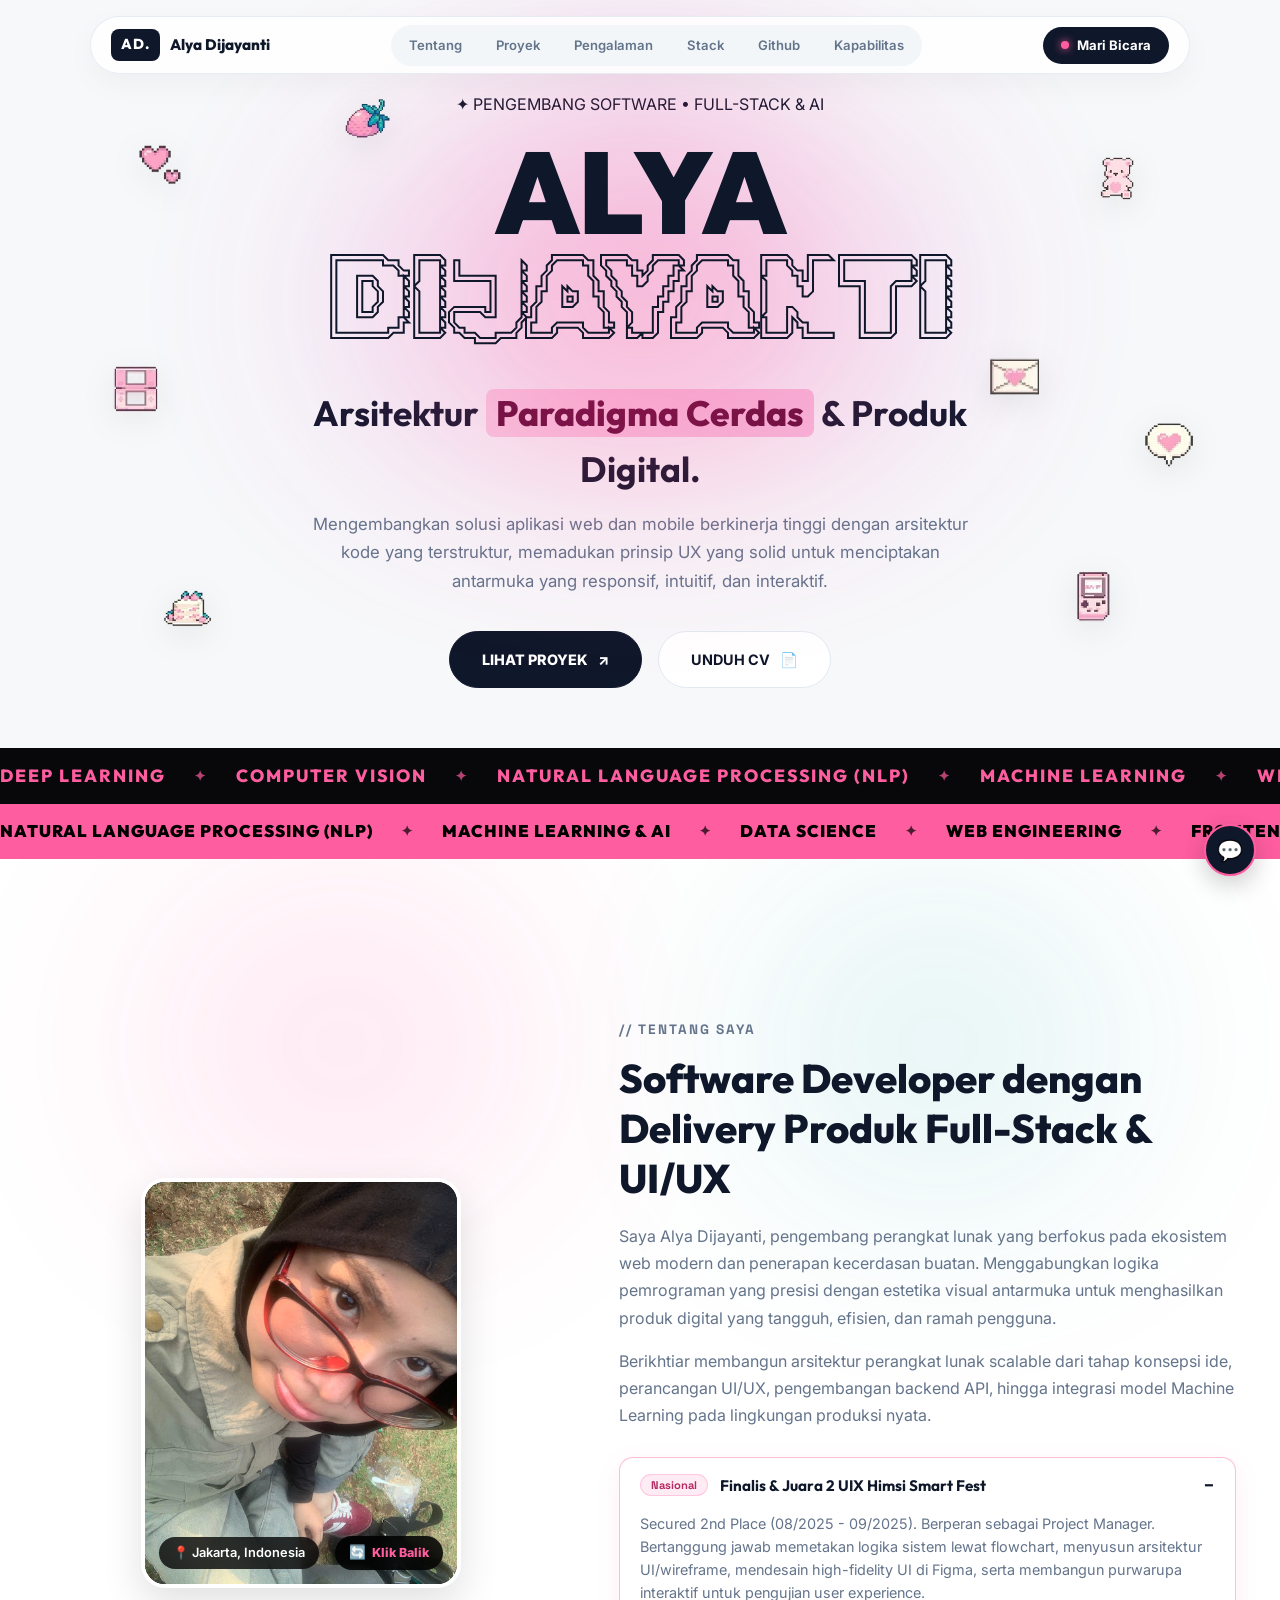
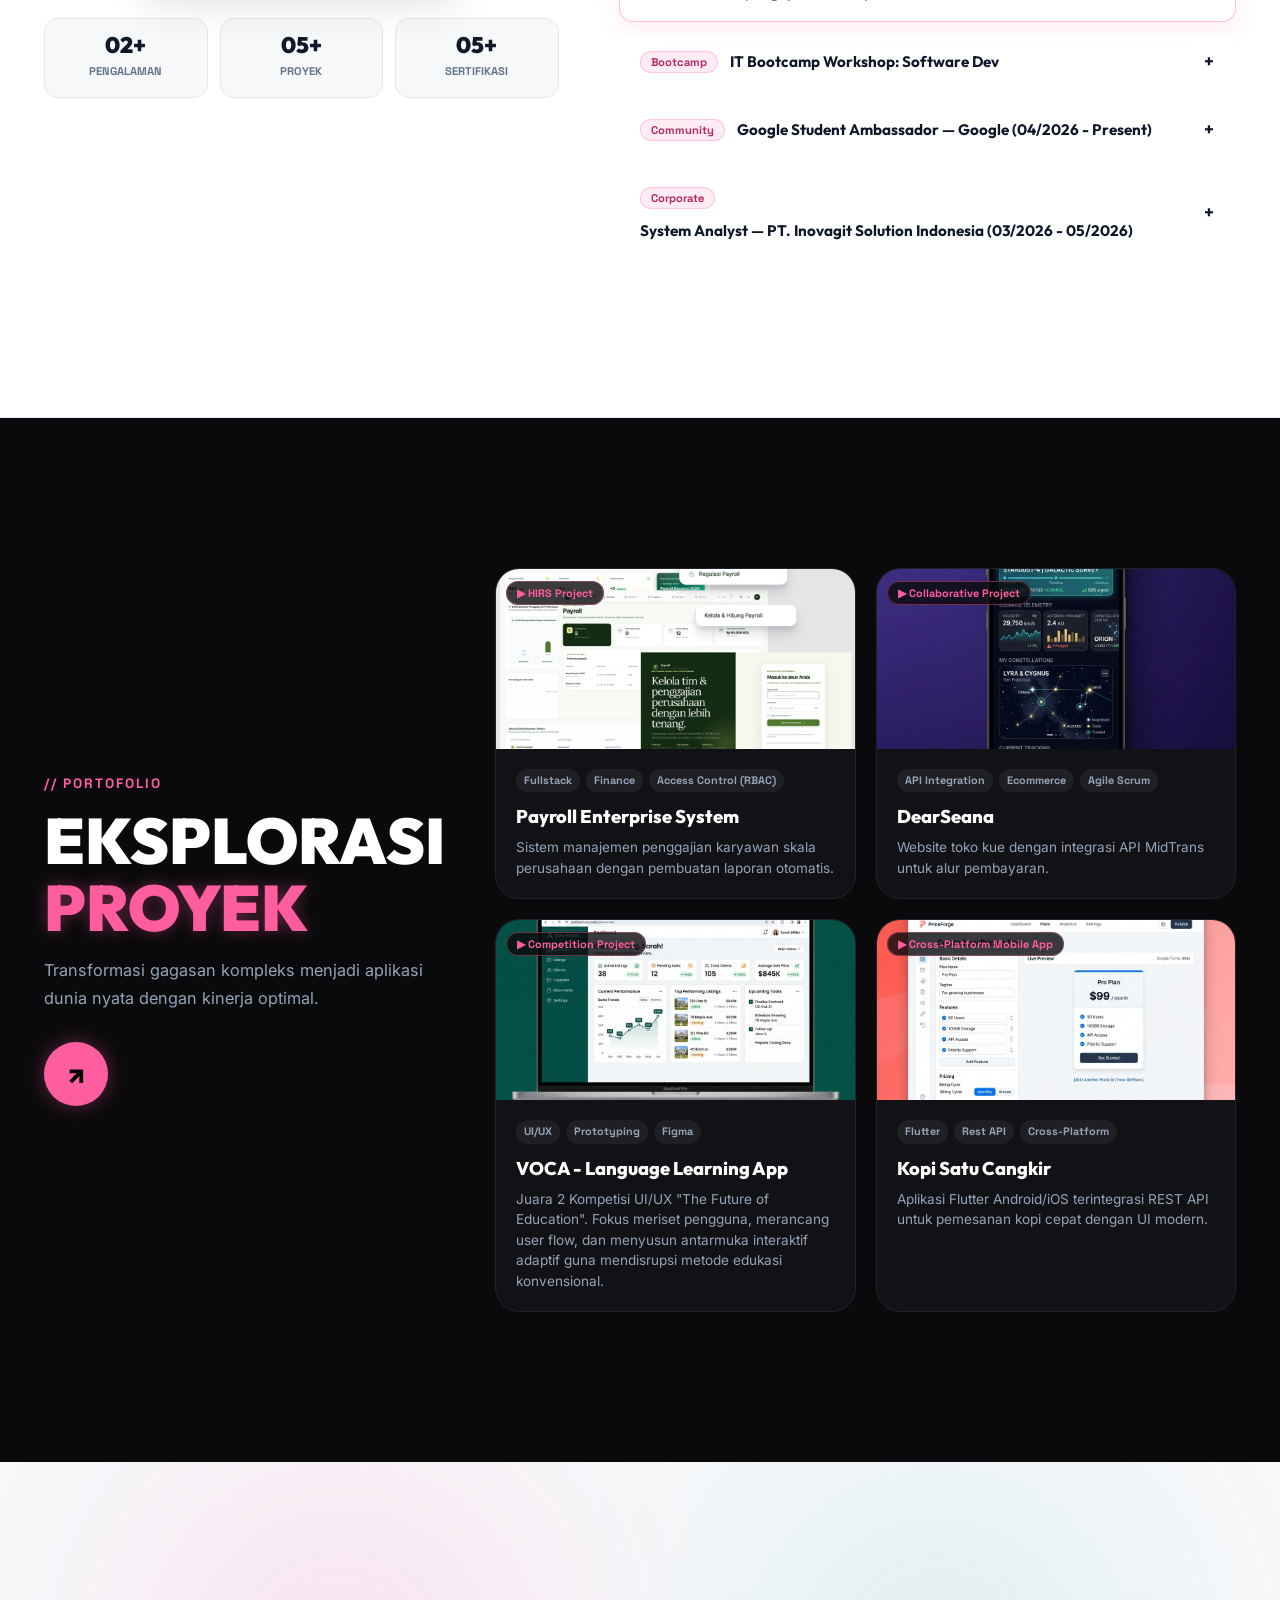
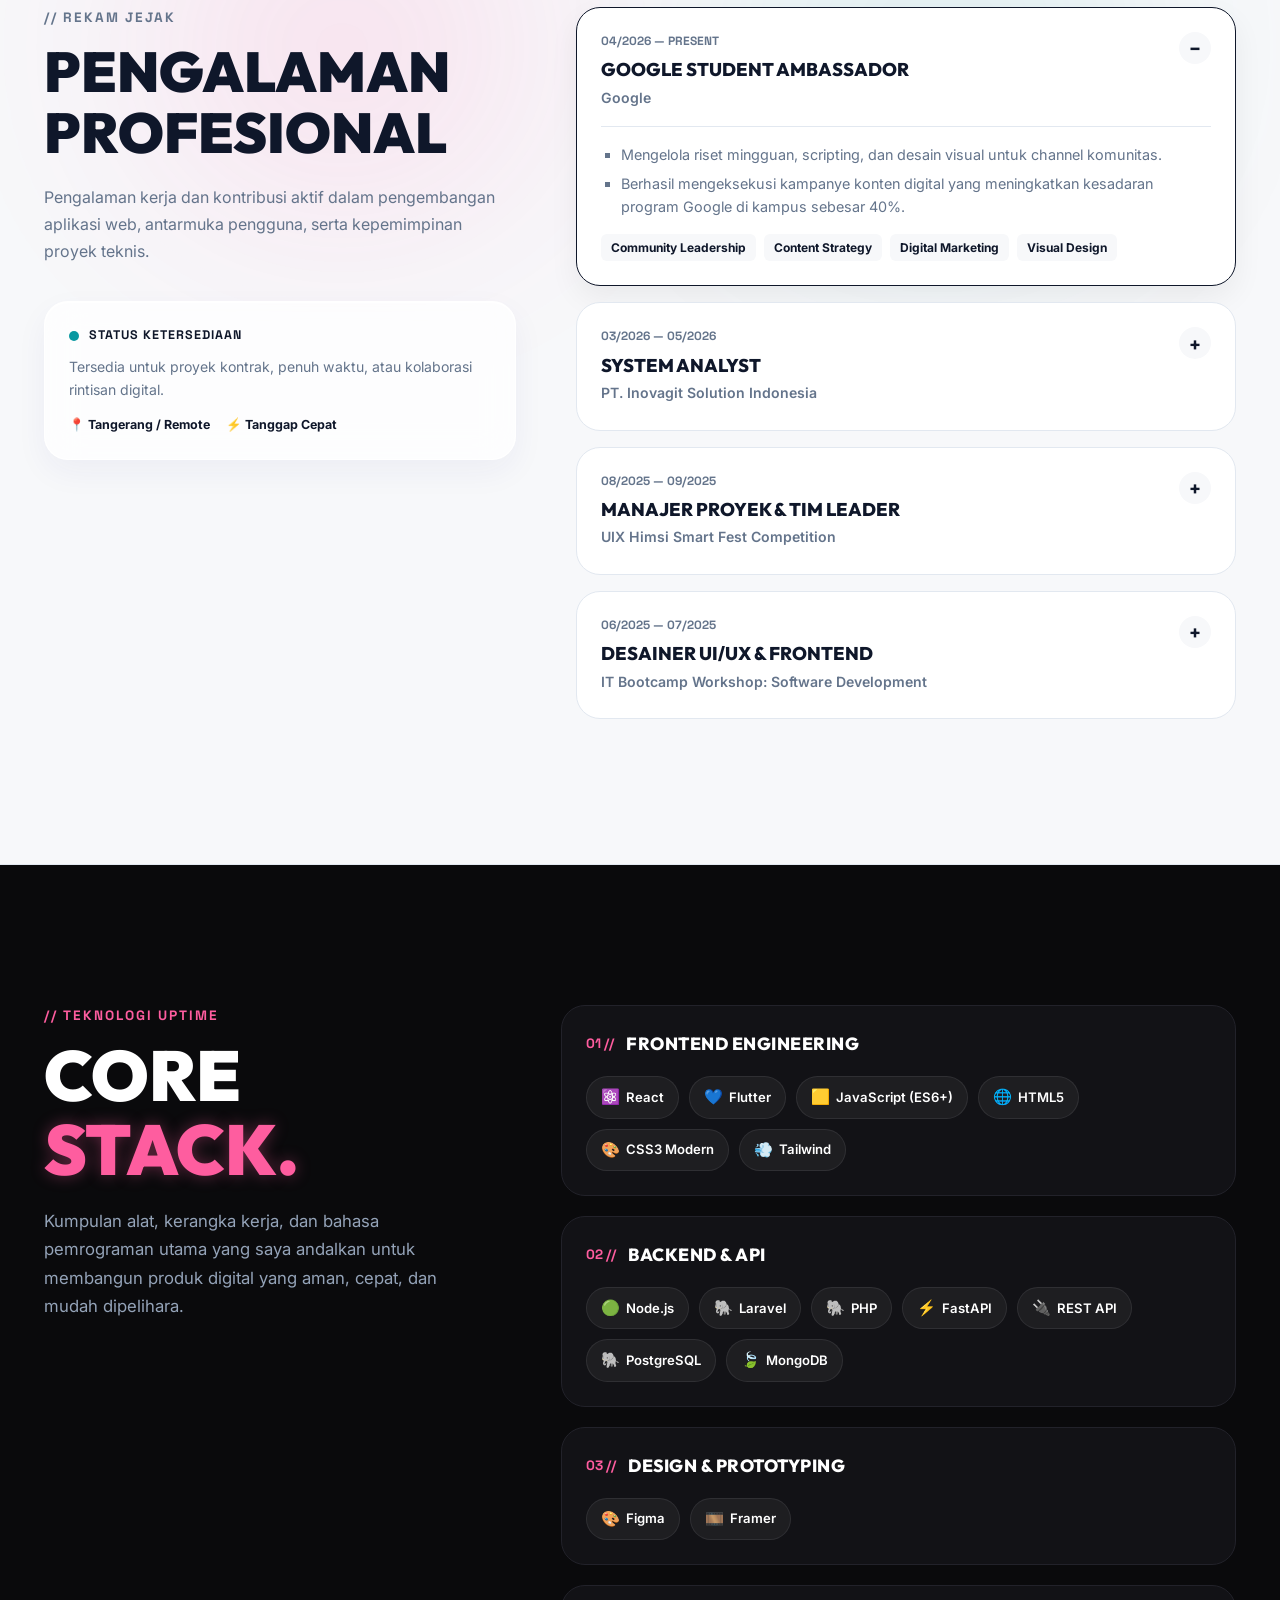
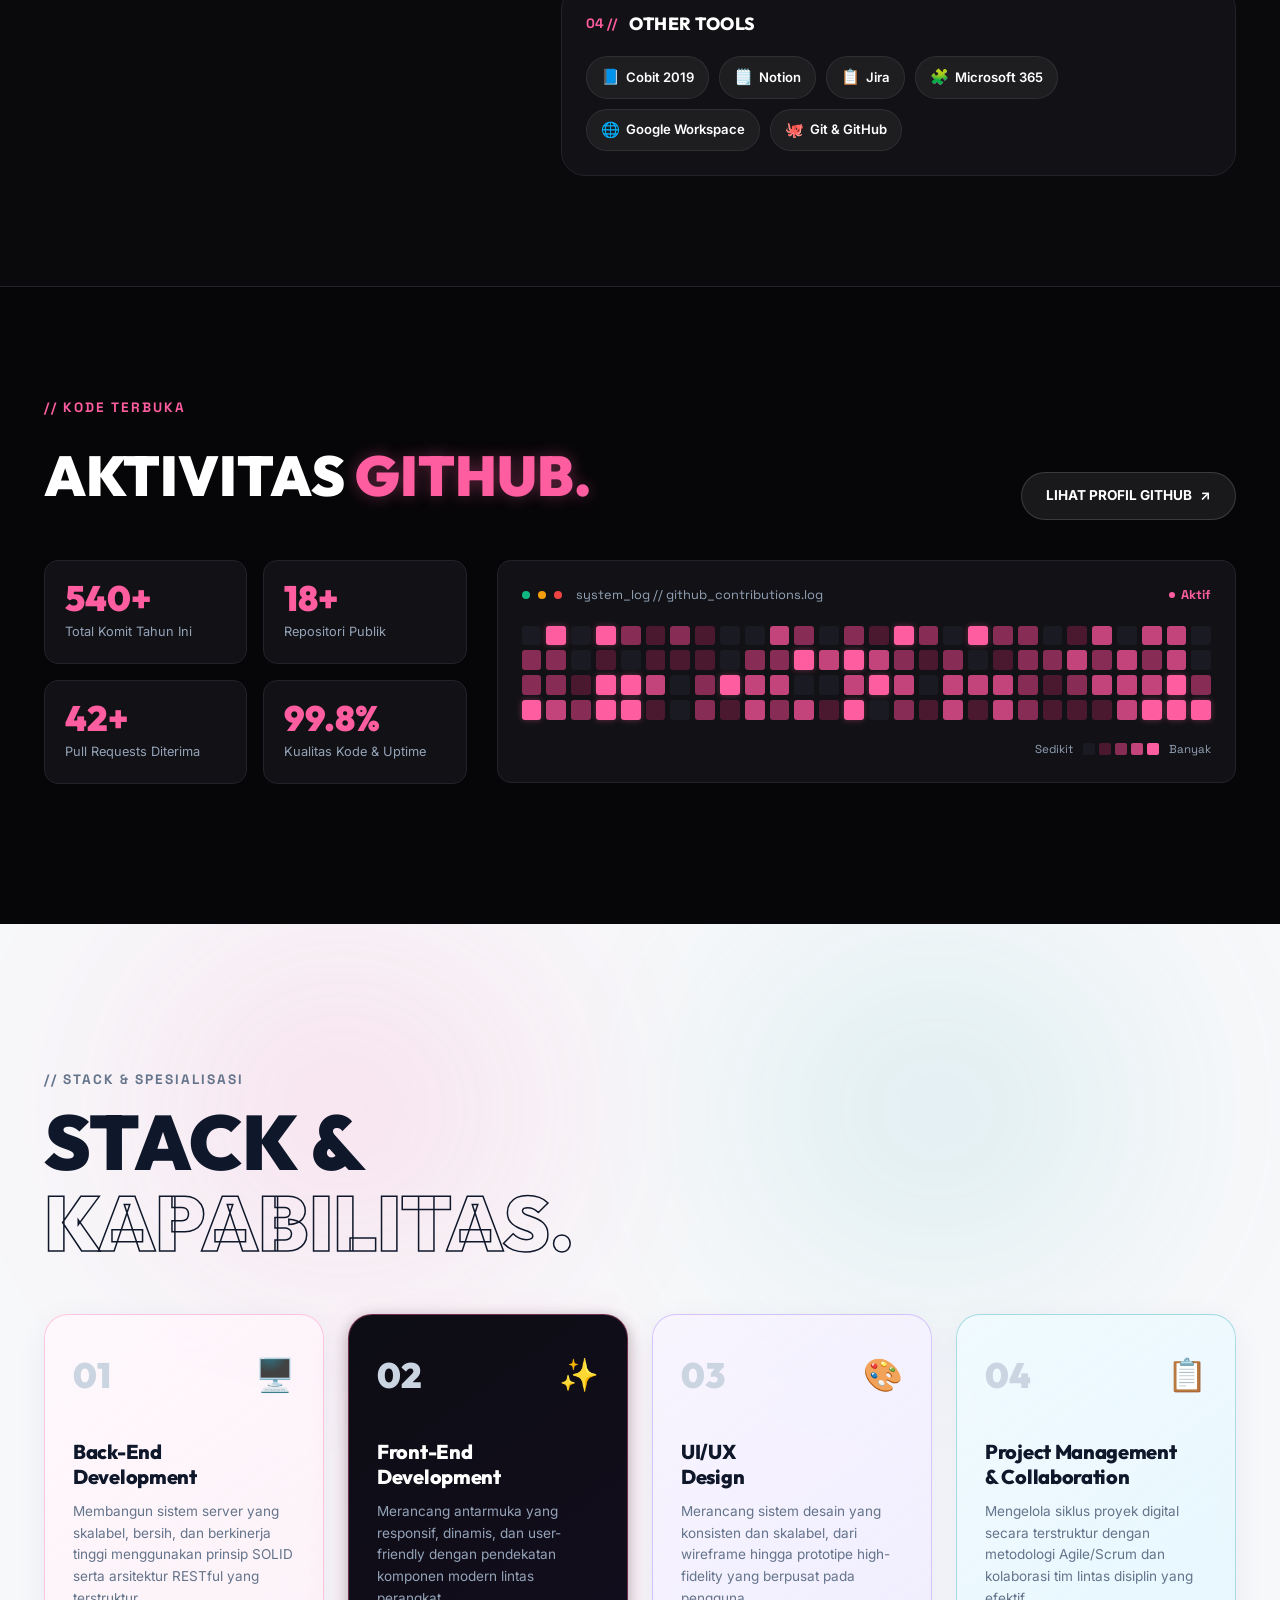
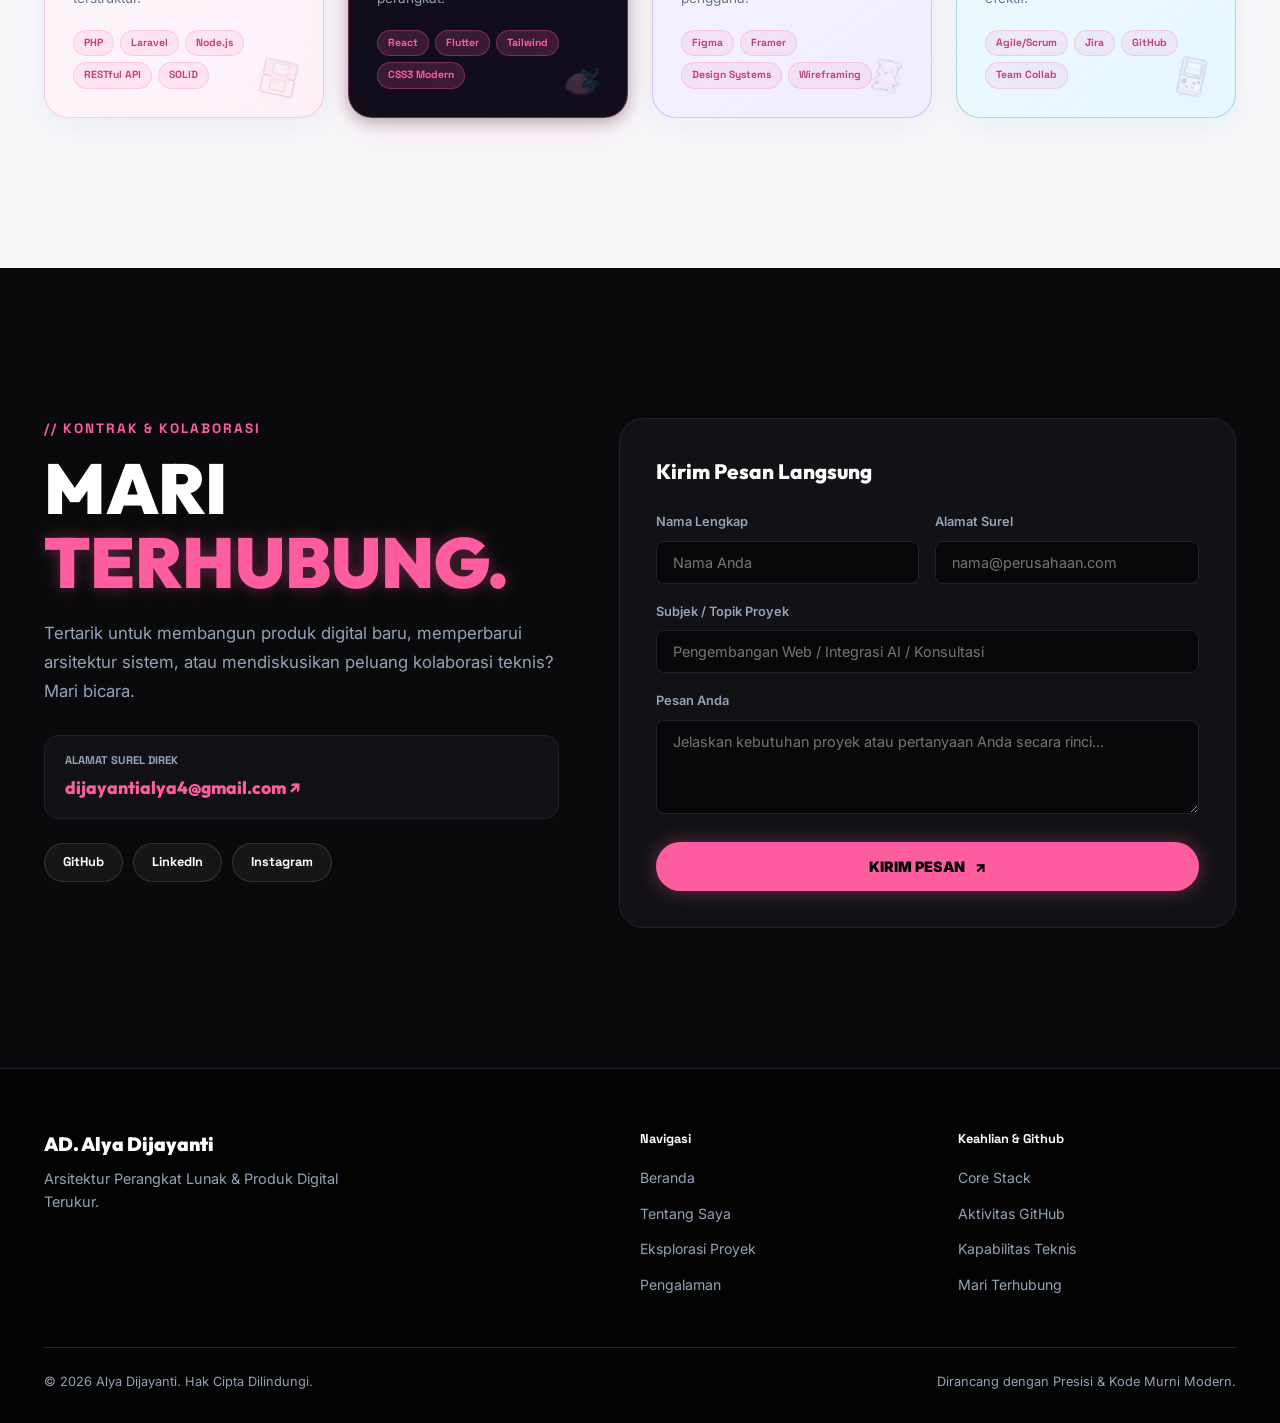
<file: index.html>
<!DOCTYPE html>
<html lang="id">

<head>
    <meta charset="UTF-8">
    <meta name="viewport" content="width=device-width, initial-scale=1.0">
    <title>Alya Dijayanti — Software Developer & AI Specialist</title>
    <meta name="description"
        content="Portofolio profesional Alya Dijayanti, Software Developer yang berfokus pada pengembangan produk digital bersih, terukur, dan cerdas.">

    <!-- Google Fonts -->
    <link rel="preconnect" href="https://fonts.googleapis.com">
    <link rel="preconnect" href="https://fonts.gstatic.com" crossorigin>
    <link
        href="https://fonts.googleapis.com/css2?family=Inter:wght@300;400;500;600;700;800&family=Outfit:wght@400;500;700;900&family=Rubik+Iso&family=Space+Grotesk:wght@500;700&display=swap"
        rel="stylesheet">

    <link rel="icon" type="image/png" href="assets/pixel_heart.png">
    <link rel="stylesheet" href="style.css?v=2.0">
</head>

<body>

    <!-- 1. Header / Navigasi Melayang -->
    <header class="top-nav">
        <div class="nav-container">
            <a href="#" class="nav-brand">
                <span class="brand-logo">AD.</span>
                <span class="brand-name">Alya Dijayanti</span>
            </a>

            <nav class="nav-pill-menu">
                <a href="#tentang" class="nav-link">Tentang</a>
                <a href="#proyek" class="nav-link">Proyek</a>
                <a href="#pengalaman" class="nav-link">Pengalaman</a>
                <a href="#stack" class="nav-link">Stack</a>
                <a href="#github" class="nav-link">Github</a>
                <a href="#kapabilitas" class="nav-link">Kapabilitas</a>
            </nav>

            <div class="nav-cta-wrapper">
                <a href="#kontak" class="nav-cta-btn">
                    <span class="status-dot"></span>
                    Mari Bicara
                </a>
            </div>
        </div>
    </header>

    <!-- Floating Quick Contact Widget -->
    <div class="floating-widget">
        <button class="widget-btn" id="widget-toggle" title="Menu Kontak Cepat">
            <span class="widget-icon">💬</span>
        </button>
        <div class="widget-menu hidden" id="widget-dropdown">
            <a href="mailto:dijayantialya4@gmail.com" class="widget-item">✉️ Surel</a>
            <a href="https://www.linkedin.com/in/alya-dijayanti-4a0588291" target="_blank" rel="noopener noreferrer"
                class="widget-item">🔗 LinkedIn</a>
            <a href="https://github.com/dijee04" target="_blank" rel="noopener noreferrer" class="widget-item">💻
                GitHub</a>
        </div>
    </div>

    <!-- Main Content Wrapper -->
    <main>
        <!-- 2. Hero Section (Latar Terang & Floating Pixel Assets dengan Fluid Glow) -->
        <section class="hero-section" id="hero">
            <div class="hero-bg-glow"></div>

            <!-- Floating Pixel Decorative Assets (8 Stiker Piksel Melayang Bersih & Tepat 1 Hati) -->
            <div class="floating-pixel-decor decor-top-left" data-speed="1.5" data-drag-hint="✦ Drag me!">
                <img src="assets/pixel_heart.png" alt="Aset Piksel Hati Melayang" class="pixel-asset float-anim-1">
            </div>
            <div class="floating-pixel-decor decor-top-mid-left" data-speed="-1.4" data-drag-hint="✦ Drag me!">
                <img src="assets/pixel_strawberry.png" alt="Aset Piksel Stroberi Melayang"
                    class="pixel-asset float-anim-3">
            </div>
            <div class="floating-pixel-decor decor-top-right" data-speed="-1.2" data-drag-hint="✦ Drag me!">
                <img src="assets/pixel_bear.png" alt="Aset Piksel Beruang Melayang" class="pixel-asset float-anim-2">
            </div>
            <div class="floating-pixel-decor decor-mid-left" data-speed="1.8" data-drag-hint="✦ Drag me!">
                <img src="assets/pixel_console.png" alt="Aset Piksel Konsol Melayang" class="pixel-asset float-anim-1">
            </div>
            <div class="floating-pixel-decor decor-mid-right" data-speed="-1.6" data-drag-hint="✦ Drag me!">
                <img src="assets/pixel_letter.png" alt="Aset Piksel Surat Hati Melayang"
                    class="pixel-asset float-anim-2">
            </div>
            <div class="floating-pixel-decor decor-mid-far-right" data-speed="2.0" data-drag-hint="✦ Drag me!">
                <img src="assets/pixel_bubble.png" alt="Aset Piksel Gelembung Melayang"
                    class="pixel-asset float-anim-3">
            </div>
            <div class="floating-pixel-decor decor-bottom-left" data-speed="-1.8" data-drag-hint="✦ Drag me!">
                <img src="assets/pixel_cake.png" alt="Aset Piksel Kue Melayang" class="pixel-asset float-anim-3">
            </div>
            <div class="floating-pixel-decor decor-bottom-right" data-speed="1.2" data-drag-hint="✦ Drag me!">
                <img src="assets/pixel_game.png" alt="Aset Piksel Game Melayang" class="pixel-asset float-anim-1">
            </div>

            <div class="hero-container">

                <div class="hero-badge-pill-container"
                    style="display: flex; justify-content: center; align-items: center; width: 100%; margin-bottom: 0.75rem; text-align: center;">
                    <div class="hero-badge-pill-fluid">
                        <span>✦</span> PENGEMBANG SOFTWARE • FULL-STACK &amp; AI
                    </div>
                </div>

                <div class="hero-title-group">
                    <!-- Teks ALYA: Bersih Tanpa Gradien Latar Belakang -->
                    <h1 class="hero-name-main">ALYA</h1>

                    <!-- Gradien Latar Belakang HANYA Khusus untuk teks 'DIJAYANTI' -->
                    <div class="dijayanti-glow-wrapper">
                        <div class="dijayanti-interactive-glow"></div>
                        <h1 class="hero-name-outlined">DIJAYANTI</h1>
                    </div>
                </div>

                <div class="hero-subtitle-box">
                    <p class="hero-subtitle-text">
                        Arsitektur <span class="highlight-green">Paradigma Cerdas</span> &amp; Produk Digital.
                    </p>
                    <p class="hero-description">
                        Mengembangkan solusi aplikasi web dan mobile berkinerja tinggi dengan arsitektur kode yang
                        terstruktur, memadukan prinsip UX yang solid untuk menciptakan antarmuka yang responsif,
                        intuitif, dan interaktif.
                    </p>
                </div>

                <div class="hero-actions">
                    <a href="#proyek" class="btn-primary-neon">
                        LIHAT PROYEK <span class="btn-arrow">↗</span>
                    </a>
                    <a href="#kontak" class="btn-secondary-outline">
                        UNDUH CV <span class="btn-icon">📄</span>
                    </a>
                </div>

            </div>
        </section>

        <!-- 3. Ticker Marquee Banner (Hitam & Hijau Neon) -->
        <section class="marquee-section">
            <div class="marquee-row row-dark">
                <div class="marquee-content track-left">
                    <span>DEEP LEARNING</span> <span class="star">✦</span>
                    <span>COMPUTER VISION</span> <span class="star">✦</span>
                    <span>NATURAL LANGUAGE PROCESSING (NLP)</span> <span class="star">✦</span>
                    <span>MACHINE LEARNING</span> <span class="star">✦</span>
                    <span>WEB ENGINEERING</span> <span class="star">✦</span>
                    <span>FULLSTACK DEV</span> <span class="star">✦</span>
                    <!-- Duplicate for smooth loop -->
                    <span>DEEP LEARNING</span> <span class="star">✦</span>
                    <span>COMPUTER VISION</span> <span class="star">✦</span>
                    <span>NATURAL LANGUAGE PROCESSING (NLP)</span> <span class="star">✦</span>
                    <span>MACHINE LEARNING</span> <span class="star">✦</span>
                    <span>WEB ENGINEERING</span> <span class="star">✦</span>
                    <span>FULLSTACK DEV</span> <span class="star">✦</span>
                </div>
            </div>
            <div class="marquee-row row-pink">
                <div class="marquee-content track-right">
                    <span>NATURAL LANGUAGE PROCESSING (NLP)</span> <span class="star">✦</span>
                    <span>MACHINE LEARNING &amp; AI</span> <span class="star">✦</span>
                    <span>DATA SCIENCE</span> <span class="star">✦</span>
                    <span>WEB ENGINEERING</span> <span class="star">✦</span>
                    <span>FRONTEND &amp; BACKEND</span> <span class="star">✦</span>
                    <!-- Duplicate for smooth loop -->
                    <span>NATURAL LANGUAGE PROCESSING (NLP)</span> <span class="star">✦</span>
                    <span>MACHINE LEARNING &amp; AI</span> <span class="star">✦</span>
                    <span>DATA SCIENCE</span> <span class="star">✦</span>
                    <span>WEB ENGINEERING</span> <span class="star">✦</span>
                    <span>FRONTEND &amp; BACKEND</span> <span class="star">✦</span>
                </div>
            </div>
        </section>

        <!-- 4. Seksi 1: Tentang Saya -->
        <section class="about-section" id="tentang">
            <div class="section-ambient-glow glow-pink-accent glow-top-left"></div>
            <div class="section-ambient-glow glow-teal-accent glow-top-right"></div>

            <div class="section-container" style="position: relative; z-index: 2;">
                <div class="about-grid">

                    <!-- Kolom Kiri: Foto Bertumpuk & Statistik -->
                    <div class="about-col-left">
                        <!-- Kartu Foto Tunggal Interaktif 3D Flip Card -->
                        <div class="single-flip-card-container" id="photo-flip-card"
                            title="Klik untuk membalik foto profil 3D">
                            <div class="flip-card-inner">

                                <!-- Sisi Depan (Front Face - Profil 1) -->
                                <div class="flip-card-face flip-card-front">
                                    <img src="assets/profile.jpg?v=2" alt="Alya Dijayanti Foto Utama" class="flip-card-img">
                                    <div class="photo-tag">
                                        <span class="tag-icon">📍</span> Jakarta, Indonesia
                                    </div>
                                    <div class="flip-hint-badge">
                                        <span class="flip-icon">🔄</span> Klik Balik
                                    </div>
                                </div>

                                <!-- Sisi Belakang (Back Face - Profil 2) -->
                                <div class="flip-card-face flip-card-back">
                                    <img src="assets/profile2.jpg?v=2" alt="Alya Dijayanti Foto Kerja"
                                        class="flip-card-img">
                                    <div class="photo-tag-badge">
                                        <span class="badge-dot-active"></span> Software Engineer &amp; AI
                                    </div>
                                    <div class="flip-hint-badge">
                                        <span class="flip-icon">🔄</span> Depan
                                    </div>
                                </div>

                            </div>
                        </div>

                        <!-- Baris Statistik -->
                        <div class="stats-pills-row">
                            <div class="stat-pill">
                                <span class="stat-num">02+</span>
                                <span class="stat-lbl">PENGALAMAN</span>
                            </div>
                            <div class="stat-pill">
                                <span class="stat-num">05+</span>
                                <span class="stat-lbl">PROYEK</span>
                            </div>
                            <div class="stat-pill">
                                <span class="stat-num">05+</span>
                                <span class="stat-lbl">SERTIFIKASI</span>
                            </div>
                        </div>
                    </div>

                    <!-- Kolom Kanan: Deskripsi & Akordeon Pencapaian -->
                    <div class="about-col-right">
                        <span class="section-tagline">// TENTANG SAYA</span>
                        <h2 class="about-heading">Software Developer dengan Delivery Produk Full-Stack &amp; UI/UX</h2>

                        <p class="about-paragraph">
                            Saya Alya Dijayanti, pengembang perangkat lunak yang berfokus pada ekosistem web modern dan
                            penerapan kecerdasan buatan. Menggabungkan logika pemrograman yang presisi dengan estetika
                            visual antarmuka untuk menghasilkan produk digital yang tangguh, efisien, dan ramah
                            pengguna.
                        </p>

                        <p class="about-paragraph">
                            Berikhtiar membangun arsitektur perangkat lunak scalable dari tahap konsepsi ide,
                            perancangan UI/UX, pengembangan backend API, hingga integrasi model Machine Learning pada
                            lingkungan produksi nyata.
                        </p>

                        <!-- Accordion List Pencapaian -->
                        <div class="about-accordion-list">

                            <div class="accordion-item active">
                                <button class="accordion-header">
                                    <div class="acc-title-wrap">
                                        <span class="acc-badge">Nasional</span>
                                        <span class="acc-title">Finalis &amp; Juara 2 UIX Himsi Smart Fest</span>
                                    </div>
                                    <span class="acc-toggle-icon">−</span>
                                </button>
                                <div class="accordion-body">
                                    <p>Secured 2nd Place (08/2025 - 09/2025). Berperan sebagai Project Manager. Bertanggung jawab memetakan logika sistem lewat flowchart, menyusun arsitektur UI/wireframe, mendesain high-fidelity UI di Figma, serta membangun purwarupa interaktif untuk pengujian user experience.</p>
                                </div>
                            </div>

                            <div class="accordion-item">
                                <button class="accordion-header">
                                    <div class="acc-title-wrap">
                                        <span class="acc-badge">Bootcamp</span>
                                        <span class="acc-title">IT Bootcamp Workshop: Software Dev</span>
                                    </div>
                                    <span class="acc-toggle-icon">+</span>
                                </button>
                                <div class="accordion-body">
                                    <p>Certificate of Participation - IT Bootcamp Workshop: 'Software Development for Industry' (06/2025). Diselenggarakan oleh Fakultas Teknik dan Informatika, Universitas Bina Sarana Informatika.</p>
                                </div>
                            </div>

                            <div class="accordion-item">
                                <button class="accordion-header">
                                    <div class="acc-title-wrap">
                                        <span class="acc-badge">Community</span>
                                        <span class="acc-title">Google Student Ambassador — Google (04/2026 - Present)</span>
                                    </div>
                                    <span class="acc-toggle-icon">+</span>
                                </button>
                                <div class="accordion-body">
                                    <p>Mengelola riset mingguan, scripting, dan desain visual untuk channel komunitas. Berhasil mengeksekusi kampanye konten digital yang meningkatkan kesadaran program Google di kampus sebesar 40%.</p>
                                </div>
                            </div>

                            <div class="accordion-item">
                                <button class="accordion-header">
                                    <div class="acc-title-wrap">
                                        <span class="acc-badge">Corporate</span>
                                        <span class="acc-title">System Analyst — PT. Inovagit Solution Indonesia (03/2026 - 05/2026)</span>
                                    </div>
                                    <span class="acc-toggle-icon">+</span>
                                </button>
                                <div class="accordion-body">
                                    <p>Menganalisis dan mendokumentasikan proses bisnis enterprise. Merumuskan kebutuhan fungsional dan mengoptimalkan workflow sistem ERP untuk efisiensi operasional, serta menyelaraskan logika bisnis dengan tim pengembang.</p>
                                </div>
                            </div>

                        </div>
                    </div>

                </div>
            </div>
        </section>

        <!-- 5. Seksi 2: Eksplorasi Proyek (Latar Gelap / Hitam Kontras) -->
        <section class="explorations-section" id="proyek">
            <div class="section-container">
                <div class="explorations-grid">

                    <!-- Kolom Kiri Header Gelap -->
                    <div class="exp-header-col">
                        <span class="section-tagline-neon">// PORTOFOLIO</span>
                        <h2 class="exp-title-main">
                            EKSPLORASI <br>
                            <span class="text-neon-glow">PROYEK</span>
                        </h2>
                        <p class="exp-subtitle">
                            Transformasi gagasan kompleks menjadi aplikasi dunia nyata dengan kinerja optimal.
                        </p>

                        <a href="proyek.html" class="exp-circle-btn" title="Lihat Semua Proyek">
                            <span class="arrow-icon">↗</span>
                        </a>
                    </div>

                    <!-- Kolom Kanan Carousel Kartu Proyek -->
                    <div class="exp-cards-col">
                        <div class="project-cards-wrapper">

                            <!-- Proyek 1 -->
                            <a href="detail-payroll.html" class="project-showcase-card"
                                style="text-decoration: none; color: inherit; display: block;">
                                <div class="card-media-box">
                                    <img src="assets/project_payroll.png" alt="Payroll Enterprise Mockup"
                                        class="showcase-img">
                                    <div class="media-overlay">
                                        <span class="play-badge">▶ HIRS Project</span>
                                    </div>
                                </div>
                                <div class="card-details">
                                    <div class="card-tags">
                                        <span class="tag-pill">Fullstack</span>
                                        <span class="tag-pill">Finance</span>
                                        <span class="tag-pill">Access Control (RBAC)</span>
                                    </div>
                                    <h3 class="card-title">Payroll Enterprise System</h3>
                                    <p class="card-desc">Sistem manajemen penggajian karyawan skala perusahaan dengan
                                        pembuatan laporan otomatis.</p>
                                </div>
                            </a>

                            <!-- Proyek 2 -->
                            <a href="detail-dearseana.html" class="project-showcase-card"
                                style="text-decoration: none; color: inherit; display: block;">
                                <div class="card-media-box">
                                    <img src="assets/project_najm.png" alt="Website Toko Kue DearSeana"
                                        class="showcase-img">
                                    <div class="media-overlay">
                                        <span class="play-badge">▶ Collaborative Project</span>
                                    </div>
                                </div>
                                <div class="card-details">
                                    <div class="card-tags">
                                        <span class="tag-pill">API Integration</span>
                                        <span class="tag-pill">Ecommerce</span>
                                        <span class="tag-pill">Agile Scrum</span>
                                    </div>
                                    <h3 class="card-title">DearSeana</h3>
                                    <p class="card-desc">Website toko kue dengan integrasi API MidTrans untuk alur
                                        pembayaran.</p>
                                </div>
                            </a>

                            <!-- Proyek 3 -->
                            <a href="detail-voca.html" class="project-showcase-card"
                                style="text-decoration: none; color: inherit; display: block;">
                                <div class="card-media-box">
                                    <img src="assets/project_domus.png" alt="Domus Real Estate Mockup"
                                        class="showcase-img">
                                    <div class="media-overlay">
                                        <span class="play-badge">▶ Competition Project</span>
                                    </div>
                                </div>
                                <div class="card-details">
                                    <div class="card-tags">
                                        <span class="tag-pill">UI/UX</span>
                                        <span class="tag-pill">Prototyping</span>
                                        <span class="tag-pill">Figma</span>
                                    </div>
                                    <h3 class="card-title">VOCA - Language Learning App</h3>
                                    <p class="card-desc">Juara 2 Kompetisi UI/UX "The Future of Education". Fokus
                                        meriset pengguna,
                                        merancang user flow, dan menyusun antarmuka interaktif adaptif guna mendisrupsi
                                        metode edukasi konvensional.</p>
                                </div>
                            </a>

                            <!-- Proyek 4 -->
                            <a href="detail-kopi.html" class="project-showcase-card"
                                style="text-decoration: none; color: inherit; display: block;">
                                <div class="card-media-box">
                                    <img src="assets/project_kivi.png" alt="Kivi SaaS Mockup" class="showcase-img">
                                    <div class="media-overlay">
                                        <span class="play-badge">▶ Cross-Platform Mobile App</span>
                                    </div>
                                </div>
                                <div class="card-details">
                                    <div class="card-tags">
                                        <span class="tag-pill">Flutter</span>
                                        <span class="tag-pill">Rest API</span>
                                        <span class="tag-pill">Cross-Platform</span>
                                    </div>
                                    <h3 class="card-title">Kopi Satu Cangkir</h3>
                                    <p class="card-desc">Aplikasi Flutter Android/iOS terintegrasi REST API untuk
                                        pemesanan kopi cepat dengan UI modern.</p>
                                </div>
                            </a>

                        </div>
                    </div>

                </div>
            </div>
        </section>

        <!-- 6. Seksi 3: Pengalaman Profesional -->
        <section class="experience-section" id="pengalaman">
            <div class="section-ambient-glow glow-pink-accent glow-top-left"></div>
            <div class="section-ambient-glow glow-teal-accent glow-top-right"></div>

            <div class="section-container" style="position: relative; z-index: 2;">
                <div class="experience-grid">

                    <!-- Kolom Kiri Header -->
                    <div class="exp-col-left">
                        <span class="section-tagline">// REKAM JEJAK</span>
                        <h2 class="exp-heading-main">
                            PENGALAMAN <br>
                            <span class="text-dark-bold">PROFESIONAL</span>
                        </h2>
                        <p class="exp-lead-text">
                            Pengalaman kerja dan kontribusi aktif dalam pengembangan aplikasi web, antarmuka pengguna,
                            serta kepemimpinan proyek teknis.
                        </p>

                        <!-- Box Info Ketersediaan -->
                        <div class="availability-card-box">
                            <div class="avail-header">
                                <span class="pulse-dot"></span>
                                <span class="avail-title">STATUS KETERSEDIAAN</span>
                            </div>
                            <p class="avail-desc">Tersedia untuk proyek kontrak, penuh waktu, atau kolaborasi rintisan
                                digital.</p>
                            <div class="avail-meta">
                                <span>📍 Tangerang / Remote</span>
                                <span>⚡ Tanggap Cepat</span>
                            </div>
                        </div>
                    </div>

                    <!-- Kolom Kanan Accordion Pengalaman -->
                    <div class="exp-col-right">
                        <div class="experience-list">

                            <!-- Item Pengalaman 1 -->
                            <div class="exp-card-item active">
                                <div class="exp-card-header">
                                    <div class="exp-role-wrap">
                                        <span class="exp-date">04/2026 — PRESENT</span>
                                        <h3 class="exp-role-title">GOOGLE STUDENT AMBASSADOR</h3>
                                        <span class="exp-company">Google</span>
                                    </div>
                                    <button class="exp-expand-btn">−</button>
                                </div>
                                <div class="exp-card-content">
                                    <ul class="exp-bullets">
                                        <li>Mengelola riset mingguan, scripting, dan desain visual untuk channel komunitas.</li>
                                        <li>Berhasil mengeksekusi kampanye konten digital yang meningkatkan kesadaran program Google di kampus sebesar 40%.</li>
                                    </ul>
                                    <div class="exp-tech-tags">
                                        <span>Community Leadership</span>
                                        <span>Content Strategy</span>
                                        <span>Digital Marketing</span>
                                        <span>Visual Design</span>
                                    </div>
                                </div>
                            </div>

                            <!-- Item Pengalaman 2 -->
                            <div class="exp-card-item">
                                <div class="exp-card-header">
                                    <div class="exp-role-wrap">
                                        <span class="exp-date">03/2026 — 05/2026</span>
                                        <h3 class="exp-role-title">SYSTEM ANALYST</h3>
                                        <span class="exp-company">PT. Inovagit Solution Indonesia</span>
                                    </div>
                                    <button class="exp-expand-btn">+</button>
                                </div>
                                <div class="exp-card-content">
                                    <ul class="exp-bullets">
                                        <li>Menganalisis dan mendokumentasikan proses bisnis enterprise.</li>
                                        <li>Merumuskan kebutuhan fungsional dan mengoptimalkan workflow sistem ERP untuk efisiensi operasional.</li>
                                        <li>Menyelaraskan logika bisnis dengan tim pengembang.</li>
                                    </ul>
                                    <div class="exp-tech-tags">
                                        <span>System Analysis</span>
                                        <span>ERP Workflow</span>
                                        <span>Business Process</span>
                                        <span>Functional Specs</span>
                                    </div>
                                </div>
                            </div>

                            <!-- Item Pengalaman 3 -->
                            <div class="exp-card-item">
                                <div class="exp-card-header">
                                    <div class="exp-role-wrap">
                                        <span class="exp-date">08/2025 — 09/2025</span>
                                        <h3 class="exp-role-title">MANAJER PROYEK &amp; TIM LEADER</h3>
                                        <span class="exp-company">UIX Himsi Smart Fest Competition</span>
                                    </div>
                                    <button class="exp-expand-btn">+</button>
                                </div>
                                <div class="exp-card-content">
                                    <ul class="exp-bullets">
                                        <li>Memimpin perancangan produk digital dari tahap riset pengguna hingga tahap pembuatan purwarupa interaktif.</li>
                                        <li>Mengoordinasikan alur kerja tim, penyusunan arsitektur informasi, serta flowchart sistem.</li>
                                        <li>Memastikan standar estetika dan kejelasan UX pada tampilan high-fidelity akhir.</li>
                                    </ul>
                                    <div class="exp-tech-tags">
                                        <span>Figma</span>
                                        <span>UI/UX Design</span>
                                        <span>User Flows</span>
                                        <span>Prototyping</span>
                                    </div>
                                </div>
                            </div>

                            <!-- Item Pengalaman 4 -->
                            <div class="exp-card-item">
                                <div class="exp-card-header">
                                    <div class="exp-role-wrap">
                                        <span class="exp-date">06/2025 — 07/2025</span>
                                        <h3 class="exp-role-title">DESAINER UI/UX &amp; FRONTEND</h3>
                                        <span class="exp-company">IT Bootcamp Workshop: Software Development</span>
                                    </div>
                                    <button class="exp-expand-btn">+</button>
                                </div>
                                <div class="exp-card-content">
                                    <ul class="exp-bullets">
                                        <li>Menerapkan prinsip Agile Scrum dalam sprint 2 mingguan untuk menghasilkan sistem web terukur.</li>
                                        <li>Membuat wireframes, UI komponen modular, dan mengimplementasikannya ke dalam kode HTML/CSS/JS.</li>
                                        <li>Melakukan pengujian kebiasaan pengguna untuk mengoptimalkan performa navigasi antarmuka.</li>
                                    </ul>
                                    <div class="exp-tech-tags">
                                        <span>HTML5/CSS3</span>
                                        <span>JavaScript</span>
                                        <span>Jira</span>
                                        <span>Scrum</span>
                                    </div>
                                </div>
                            </div>

                        </div>
                    </div>

                </div>
            </div>
        </section>

        <!-- 7. Seksi 4: Core Stack (Latar Gelap / Hitam) -->
        <section class="corestack-section" id="stack">
            <div class="section-container">
                <div class="corestack-grid">

                    <!-- Kiri Title -->
                    <div class="stack-col-left">
                        <span class="section-tagline-neon">// TEKNOLOGI UPTIME</span>
                        <h2 class="stack-title-main">
                            CORE <br>
                            <span class="text-neon-glow">STACK.</span>
                        </h2>
                        <p class="stack-lead-text">
                            Kumpulan alat, kerangka kerja, dan bahasa pemrograman utama yang saya andalkan untuk
                            membangun produk digital yang aman, cepat, dan mudah dipelihara.
                        </p>
                    </div>

                    <!-- Kanan Stack Rows -->
                    <div class="stack-col-right">

                        <!-- Row 01 -->
                        <div class="stack-row-card">
                            <div class="stack-row-header">
                                <span class="stack-num">01 //</span>
                                <h3 class="stack-row-title">FRONTEND ENGINEERING</h3>
                            </div>
                            <div class="stack-icons-grid">
                                <div class="tech-badge" title="React">
                                    <span class="tech-icon">⚛️</span> React
                                </div>
                                <div class="tech-badge" title="Flutter">
                                    <span class="tech-icon">💙</span> Flutter
                                </div>
                                <div class="tech-badge" title="JavaScript (ES6+)">
                                    <span class="tech-icon">🟨</span> JavaScript (ES6+)
                                </div>
                                <div class="tech-badge" title="HTML5">
                                    <span class="tech-icon">🌐</span> HTML5
                                </div>
                                <div class="tech-badge" title="CSS3 Modern">
                                    <span class="tech-icon">🎨</span> CSS3 Modern
                                </div>
                                <div class="tech-badge" title="Tailwind">
                                    <span class="tech-icon">💨</span> Tailwind
                                </div>
                            </div>
                        </div>

                        <!-- Row 02 -->
                        <div class="stack-row-card">
                            <div class="stack-row-header">
                                <span class="stack-num">02 //</span>
                                <h3 class="stack-row-title">BACKEND &amp; API</h3>
                            </div>
                            <div class="stack-icons-grid">
                                <div class="tech-badge" title="Node.js">
                                    <span class="tech-icon">🟢</span> Node.js
                                </div>
                                <div class="tech-badge" title="Laravel">
                                    <span class="tech-icon">🐘</span> Laravel
                                </div>
                                <div class="tech-badge" title="PHP">
                                    <span class="tech-icon">🐘</span> PHP
                                </div>
                                <div class="tech-badge" title="FastAPI">
                                    <span class="tech-icon">⚡</span> FastAPI
                                </div>
                                <div class="tech-badge" title="REST API">
                                    <span class="tech-icon">🔌</span> REST API
                                </div>
                                <div class="tech-badge" title="PostgreSQL">
                                    <span class="tech-icon">🐘</span> PostgreSQL
                                </div>
                                <div class="tech-badge" title="MongoDB">
                                    <span class="tech-icon">🍃</span> MongoDB
                                </div>
                            </div>
                        </div>

                        <!-- Row 03 -->
                        <div class="stack-row-card">
                            <div class="stack-row-header">
                                <span class="stack-num">03 //</span>
                                <h3 class="stack-row-title">DESIGN &amp; PROTOTYPING</h3>
                            </div>
                            <div class="stack-icons-grid">
                                <div class="tech-badge" title="Figma">
                                    <span class="tech-icon">🎨</span> Figma
                                </div>
                                <div class="tech-badge" title="Framer">
                                    <span class="tech-icon">🎞️</span> Framer
                                </div>
                            </div>
                        </div>

                        <!-- Row 04 -->
                        <div class="stack-row-card">
                            <div class="stack-row-header">
                                <span class="stack-num">04 //</span>
                                <h3 class="stack-row-title">OTHER TOOLS</h3>
                            </div>
                            <div class="stack-icons-grid">
                                <div class="tech-badge" title="Cobit 2019">
                                    <span class="tech-icon">📘</span> Cobit 2019
                                </div>
                                <div class="tech-badge" title="Notion">
                                    <span class="tech-icon">🗒️</span> Notion
                                </div>
                                <div class="tech-badge" title="Jira">
                                    <span class="tech-icon">📋</span> Jira
                                </div>
                                <div class="tech-badge" title="Microsoft 365">
                                    <span class="tech-icon">🧩</span> Microsoft 365
                                </div>
                                <div class="tech-badge" title="Google Workspace">
                                    <span class="tech-icon">🌐</span> Google Workspace
                                </div>
                                <div class="tech-badge" title="Git &amp; GitHub">
                                    <span class="tech-icon">🐙</span> Git &amp; GitHub
                                </div>
                            </div>
                        </div>

                    </div>

                </div>
            </div>
        </section>

        <!-- 8. Seksi 5: Aktivitas GitHub (Latar Gelap / Hitam) -->
        <section class="github-section" id="github">
            <div class="section-container">

                <div class="github-header-flex">
                    <div class="github-header-text">
                        <span class="section-tagline-neon">// KODE TERBUKA</span>
                        <h2 class="github-title-main">
                            AKTIVITAS <span class="text-neon-glow">GITHUB.</span>
                        </h2>
                    </div>
                    <a href="https://github.com/dijee04" target="_blank" rel="noopener noreferrer"
                        class="btn-github-profile">
                        LIHAT PROFIL GITHUB <span class="arrow">↗</span>
                    </a>
                </div>

                <div class="github-grid">

                    <!-- Metric Cards Kiri -->
                    <div class="github-metrics-col">
                        <div class="metric-card">
                            <span class="metric-value">540+</span>
                            <span class="metric-label">Total Komit Tahun Ini</span>
                        </div>
                        <div class="metric-card">
                            <span class="metric-value">18+</span>
                            <span class="metric-label">Repositori Publik</span>
                        </div>
                        <div class="metric-card">
                            <span class="metric-value">42+</span>
                            <span class="metric-label">Pull Requests Diterima</span>
                        </div>
                        <div class="metric-card">
                            <span class="metric-value">99.8%</span>
                            <span class="metric-label">Kualitas Kode &amp; Uptime</span>
                        </div>
                    </div>

                    <!-- Heatmap Graphic Kanan -->
                    <div class="github-heatmap-col">
                        <div class="heatmap-card">
                            <div class="heatmap-header">
                                <div class="heatmap-title">
                                    <span class="terminal-dot green"></span>
                                    <span class="terminal-dot yellow"></span>
                                    <span class="terminal-dot red"></span>
                                    <span class="terminal-path">system_log // github_contributions.log</span>
                                </div>
                                <span class="live-status"><span class="pulse-accent"></span> Aktif</span>
                            </div>

                            <!-- Heatmap Matrix Grid -->
                            <div class="heatmap-matrix" id="github-matrix">
                                <!-- Generated via JS dynamically for clean rendering -->
                            </div>

                            <div class="heatmap-footer">
                                <span class="legend-text">Sedikit</span>
                                <div class="legend-cells">
                                    <span class="level-0"></span>
                                    <span class="level-1"></span>
                                    <span class="level-2"></span>
                                    <span class="level-3"></span>
                                    <span class="level-4"></span>
                                </div>
                                <span class="legend-text">Banyak</span>
                            </div>
                        </div>
                    </div>

                </div>

            </div>
        </section>

        <!-- 9. Seksi 6: Stack & Kapabilitas -->
        <section class="capabilities-section" id="kapabilitas">
            <div class="section-ambient-glow glow-pink-accent glow-top-left"></div>
            <div class="section-ambient-glow glow-teal-accent glow-top-right"></div>

            <div class="section-container" style="position: relative; z-index: 2;">

                <div class="capabilities-header">
                    <span class="section-tagline">// STACK & SPESIALISASI</span>
                    <h2 class="cap-title-giant">
                        STACK &amp; <br>
                        <span class="text-dark-stroke">KAPABILITAS.</span>
                    </h2>
                </div>

                <div class="capabilities-grid cap-grid-4">

                    <!-- Card 01: Back-End Development -->
                    <div class="cap-card cap-card-v2">
                        <div class="cap-card-top">
                            <span class="cap-number">01</span>
                            <span class="cap-icon-v2">🖥️</span>
                        </div>
                        <div class="cap-strawberry-decor">
                            <img src="assets/pixel_console.png" alt="" class="cap-pixel-img">
                        </div>
                        <h3 class="cap-title-v2">Back-End<br>Development</h3>
                        <p class="cap-desc">Membangun sistem server yang skalabel, bersih, dan berkinerja tinggi
                            menggunakan prinsip SOLID serta arsitektur RESTful yang terstruktur.</p>
                        <div class="cap-tags cap-tags-v2">
                            <span>PHP</span>
                            <span>Laravel</span>
                            <span>Node.js</span>
                            <span>RESTful API</span>
                            <span>SOLID</span>
                        </div>
                    </div>

                    <!-- Card 02: Front-End Development (Aksen Gelap) -->
                    <div class="cap-card cap-card-v2 card-dark-accent">
                        <div class="cap-card-top">
                            <span class="cap-number text-neon">02</span>
                            <span class="cap-icon-v2">✨</span>
                        </div>
                        <div class="cap-strawberry-decor">
                            <img src="assets/pixel_strawberry.png" alt="" class="cap-pixel-img">
                        </div>
                        <h3 class="cap-title-v2 text-white">Front-End<br>Development</h3>
                        <p class="cap-desc text-light-muted">Merancang antarmuka yang responsif, dinamis, dan
                            user-friendly dengan pendekatan komponen modern lintas perangkat.</p>
                        <div class="cap-tags cap-tags-v2 tags-dark">
                            <span>React</span>
                            <span>Flutter</span>
                            <span>Tailwind</span>
                            <span>CSS3 Modern</span>
                        </div>
                    </div>

                    <!-- Card 03: UI/UX Design -->
                    <div class="cap-card cap-card-v2">
                        <div class="cap-card-top">
                            <span class="cap-number">03</span>
                            <span class="cap-icon-v2">🎨</span>
                        </div>
                        <div class="cap-strawberry-decor">
                            <img src="assets/pixel_bear.png" alt="" class="cap-pixel-img">
                        </div>
                        <h3 class="cap-title-v2">UI/UX<br>Design</h3>
                        <p class="cap-desc">Merancang sistem desain yang konsisten dan skalabel, dari wireframe hingga
                            prototipe high-fidelity yang berpusat pada pengguna.</p>
                        <div class="cap-tags cap-tags-v2">
                            <span>Figma</span>
                            <span>Framer</span>
                            <span>Design Systems</span>
                            <span>Wireframing</span>
                        </div>
                    </div>

                    <!-- Card 04: Project Management -->
                    <div class="cap-card cap-card-v2">
                        <div class="cap-card-top">
                            <span class="cap-number">04</span>
                            <span class="cap-icon-v2">📋</span>
                        </div>
                        <div class="cap-strawberry-decor">
                            <img src="assets/pixel_game.png" alt="" class="cap-pixel-img">
                        </div>
                        <h3 class="cap-title-v2">Project Management<br>&amp; Collaboration</h3>
                        <p class="cap-desc">Mengelola siklus proyek digital secara terstruktur dengan metodologi
                            Agile/Scrum dan kolaborasi tim lintas disiplin yang efektif.</p>
                        <div class="cap-tags cap-tags-v2">
                            <span>Agile/Scrum</span>
                            <span>Jira</span>
                            <span>GitHub</span>
                            <span>Team Collab</span>
                        </div>
                    </div>

                </div>

            </div>
        </section>

        <!-- 10. Seksi 7: Mari Terhubung & Footer (Latar Gelap / Hitam) -->
        <section class="connect-section" id="kontak">
            <div class="section-container">
                <div class="connect-grid">

                    <!-- Kolom Kiri Informasi Kontak -->
                    <div class="connect-info-col">
                        <span class="section-tagline-neon">// KONTRAK &amp; KOLABORASI</span>
                        <h2 class="connect-title-giant">
                            MARI <br>
                            <span class="text-neon-glow">TERHUBUNG.</span>
                        </h2>
                        <p class="connect-desc">
                            Tertarik untuk membangun produk digital baru, memperbarui arsitektur sistem, atau
                            mendiskusikan peluang kolaborasi teknis? Mari bicara.
                        </p>

                        <div class="direct-email-box">
                            <span class="email-label">ALAMAT SUREL DIREK</span>
                            <a href="mailto:dijayantialya4@gmail.com" class="email-link">dijayantialya4@gmail.com
                                ↗</a>
                        </div>

                        <div class="social-pills-row">
                            <a href="https://github.com/dijee04" target="_blank" rel="noopener noreferrer"
                                class="social-pill-btn">GitHub</a>
                            <a href="https://www.linkedin.com/in/alya-dijayanti-4a0588291" target="_blank"
                                rel="noopener noreferrer" class="social-pill-btn">LinkedIn</a>
                            <a href="https://www.instagram.com/alyadijee/" target="_blank" rel="noopener noreferrer"
                                class="social-pill-btn">Instagram</a>
                        </div>
                    </div>

                    <!-- Kolom Kanan Formulir Kontak -->
                    <div class="connect-form-col">
                        <div class="contact-card-form">
                            <h3 class="form-title">Kirim Pesan Langsung</h3>
                            <form id="contact-form" class="main-form">
                                <div class="form-row">
                                    <div class="form-field">
                                        <label for="name">Nama Lengkap</label>
                                        <input type="text" id="name" name="name" placeholder="Nama Anda" required>
                                    </div>
                                    <div class="form-field">
                                        <label for="email">Alamat Surel</label>
                                        <input type="email" id="email" name="email" placeholder="nama@perusahaan.com"
                                            required>
                                    </div>
                                </div>
                                <div class="form-field">
                                    <label for="subject">Subjek / Topik Proyek</label>
                                    <input type="text" id="subject" name="subject"
                                        placeholder="Pengembangan Web / Integrasi AI / Konsultasi" required>
                                </div>
                                <div class="form-field">
                                    <label for="message">Pesan Anda</label>
                                    <textarea id="message" name="message" rows="4"
                                        placeholder="Jelaskan kebutuhan proyek atau pertanyaan Anda secara rinci..."
                                        required></textarea>
                                </div>
                                <button type="submit" class="submit-neon-btn" id="submit-btn">
                                    KIRIM PESAN <span class="btn-arrow">↗</span>
                                </button>
                            </form>
                            <div id="form-feedback" class="form-feedback hidden"></div>
                        </div>
                    </div>

                </div>
            </div>
        </section>
    </main>

    <!-- Footer -->
    <footer class="footer">
        <div class="footer-container">
            <div class="footer-grid">
                <div class="footer-brand-col">
                    <span class="footer-logo">AD. Alya Dijayanti</span>
                    <p class="footer-slogan">Arsitektur Perangkat Lunak &amp; Produk Digital Terukur.</p>
                </div>

                <div class="footer-links-col">
                    <h4 class="footer-heading">Navigasi</h4>
                    <ul class="footer-links">
                        <li><a href="#hero">Beranda</a></li>
                        <li><a href="#tentang">Tentang Saya</a></li>
                        <li><a href="#proyek">Eksplorasi Proyek</a></li>
                        <li><a href="#pengalaman">Pengalaman</a></li>
                    </ul>
                </div>

                <div class="footer-links-col">
                    <h4 class="footer-heading">Keahlian &amp; Github</h4>
                    <ul class="footer-links">
                        <li><a href="#stack">Core Stack</a></li>
                        <li><a href="#github">Aktivitas GitHub</a></li>
                        <li><a href="#kapabilitas">Kapabilitas Teknis</a></li>
                        <li><a href="#kontak">Mari Terhubung</a></li>
                    </ul>
                </div>
            </div>

            <div class="footer-bottom-bar">
                <p class="copyright">© 2026 Alya Dijayanti. Hak Cipta Dilindungi.</p>
                <p class="built-with">Dirancang dengan Presisi &amp; Kode Murni Modern.</p>
            </div>
        </div>
    </footer>

    <script src="script.js?v=2.0"></script>
</body>

</html>
</file>
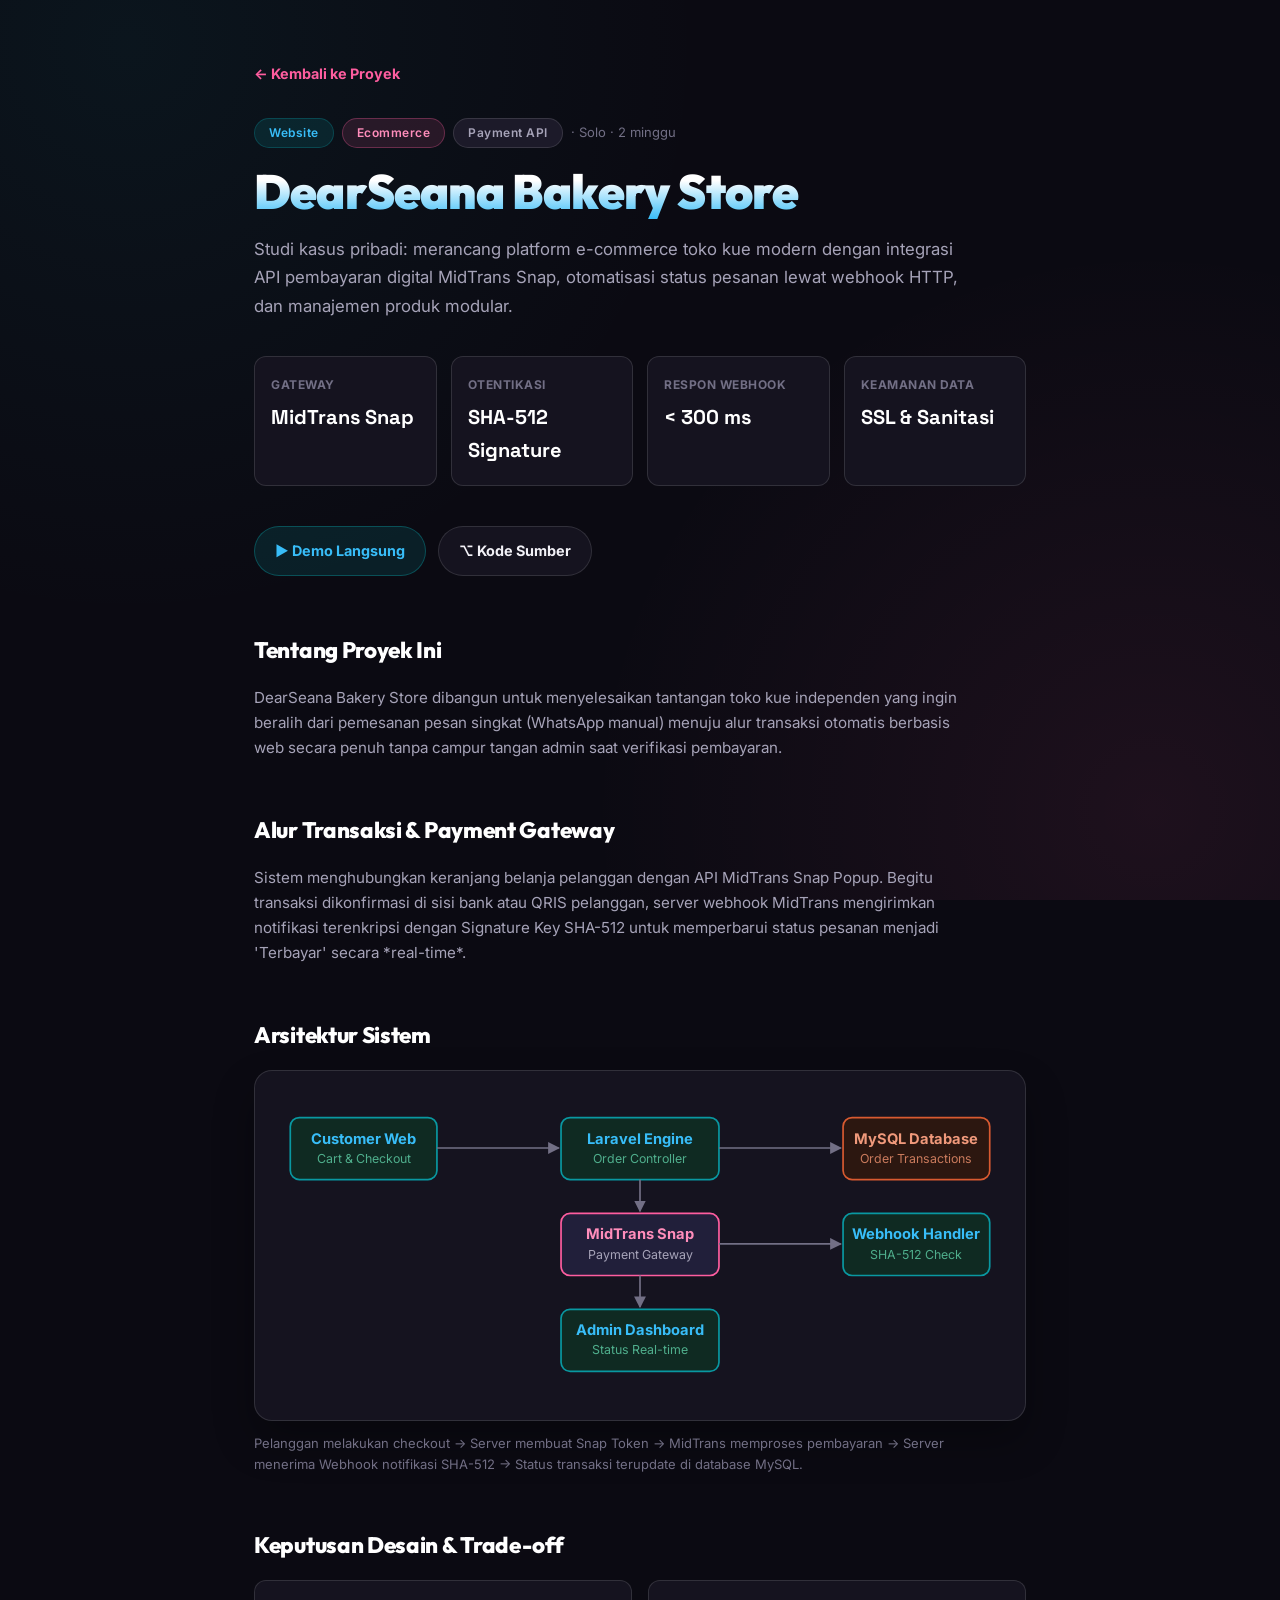
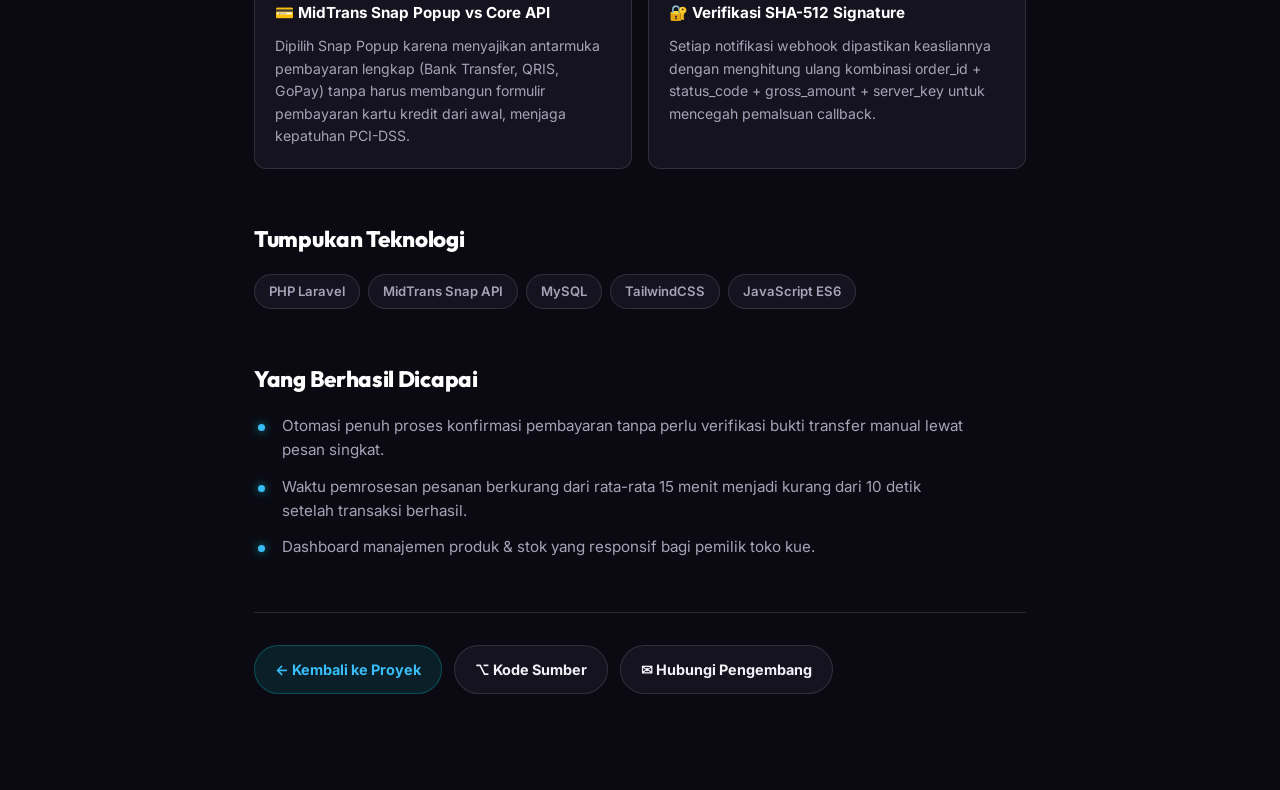
<file: detail-dearseana.html>
<!DOCTYPE html>
<html lang="id">
<head>
<meta charset="UTF-8">
<meta name="viewport" content="width=device-width, initial-scale=1.0">
<title>DearSeana Bakery Store — Studi Kasus Integrasi MidTrans</title>
<link rel="preconnect" href="https://fonts.googleapis.com">
<link rel="preconnect" href="https://fonts.gstatic.com" crossorigin>
<link href="https://fonts.googleapis.com/css2?family=Inter:wght@400;500;600;700;800&family=Outfit:wght@600;700;800;900&family=Space+Grotesk:wght@500;700&display=swap" rel="stylesheet">
<style>
  :root {
    --bg: #0b0a12;
    --surface-1: #15131f;
    --surface-2: #1c1a29;
    --border: rgba(255, 255, 255, 0.12);
    --text-primary: #f2f1f7;
    --text-secondary: #a6a3b8;
    --text-muted: #726f85;
    --accent-pink: #fe5d9f;
    --accent-pink-bg: rgba(254, 93, 159, 0.12);
    --accent-pink-text: #ff8dbb;
    --accent-teal: #0998a1;
    --accent-teal-bg: rgba(9, 152, 161, 0.15);
    --accent-teal-text: #38bdf8;
    --accent-coral: #d85a30;
    --accent-coral-bg: #2c1710;
    --accent-coral-text: #f0997b;
    --radius: 12px;
    --radius-lg: 18px;
    --font-heading: 'Outfit', sans-serif;
    --font-body: 'Inter', sans-serif;
  }

  * { box-sizing: border-box; }
  body {
    margin: 0;
    background: var(--bg);
    color: var(--text-primary);
    font-family: var(--font-body);
    line-height: 1.65;
    background-image: 
      radial-gradient(circle at 10% 5%, rgba(9, 152, 161, 0.08) 0%, transparent 40%),
      radial-gradient(circle at 90% 90%, rgba(254, 93, 159, 0.08) 0%, transparent 40%);
    background-attachment: fixed;
  }

  .page {
    max-width: 820px;
    margin: 0 auto;
    padding: 60px 24px 96px;
  }

  .back-link {
    display: inline-flex;
    align-items: center;
    gap: 8px;
    font-size: 0.9rem;
    font-weight: 700;
    color: var(--accent-pink);
    text-decoration: none;
    margin-bottom: 32px;
    transition: transform 0.2s ease, color 0.2s ease;
  }
  .back-link:hover { 
    color: #ff8dbb;
    transform: translateX(-4px);
  }

  .tags {
    display: flex;
    align-items: center;
    gap: 8px;
    flex-wrap: wrap;
    margin-bottom: 16px;
  }
  .tag {
    font-size: 12px;
    padding: 4px 14px;
    border-radius: 999px;
    font-weight: 600;
    letter-spacing: 0.5px;
  }
  .tag--accent { background: var(--accent-pink-bg); color: var(--accent-pink-text); border: 1px solid rgba(254, 93, 159, 0.3); }
  .tag--teal { background: var(--accent-teal-bg); color: var(--accent-teal-text); border: 1px solid rgba(9, 152, 161, 0.3); }
  .tag--muted { background: var(--surface-2); color: var(--text-secondary); border: 1px solid var(--border); }
  .meta { font-size: 13px; color: var(--text-muted); }

  h1 {
    font-family: var(--font-heading);
    font-size: clamp(2.2rem, 4vw, 3rem);
    font-weight: 900;
    line-height: 1.15;
    margin: 0 0 16px;
    letter-spacing: -0.8px;
    background: linear-gradient(180deg, #ffffff 30%, #38bdf8 100%);
    -webkit-background-clip: text;
    -webkit-text-fill-color: transparent;
  }
  .lede {
    font-size: 1.05rem;
    color: var(--text-secondary);
    max-width: 720px;
    margin: 0 0 36px;
    line-height: 1.7;
  }

  .metrics {
    display: grid;
    grid-template-columns: repeat(4, 1fr);
    gap: 14px;
    margin-bottom: 40px;
  }
  .metric {
    background: var(--surface-1);
    border: 1px solid var(--border);
    border-radius: var(--radius);
    padding: 18px 16px;
    backdrop-filter: blur(12px);
    transition: border-color 0.3s ease, transform 0.3s ease;
  }
  .metric:hover {
    border-color: rgba(9, 152, 161, 0.4);
    transform: translateY(-3px);
  }
  .metric .label { font-size: 12px; color: var(--text-muted); margin: 0 0 6px; text-transform: uppercase; font-weight: 700; letter-spacing: 0.5px; }
  .metric .value { font-size: 1.25rem; font-weight: 800; margin: 0; color: #ffffff; font-family: 'Space Grotesk', sans-serif; }

  .actions { display: flex; gap: 12px; margin-bottom: 56px; flex-wrap: wrap; }
  .btn {
    display: inline-flex;
    align-items: center;
    gap: 8px;
    font-size: 0.9rem;
    font-weight: 700;
    padding: 12px 20px;
    border-radius: 999px;
    border: 1px solid var(--border);
    background: var(--surface-1);
    color: var(--text-primary);
    text-decoration: none;
    cursor: pointer;
    transition: all 0.2s ease;
  }
  .btn--primary { 
    background: var(--accent-teal-bg); 
    border-color: rgba(9, 152, 161, 0.4); 
    color: var(--accent-teal-text); 
  }
  .btn--primary:hover { 
    background: rgba(9, 152, 161, 0.25); 
    border-color: var(--accent-teal); 
    transform: translateY(-2px);
  }
  .btn:hover { 
    border-color: var(--text-secondary); 
    transform: translateY(-2px);
  }

  section { margin-bottom: 52px; }
  h2 {
    font-family: var(--font-heading);
    font-size: 1.4rem;
    font-weight: 800;
    margin: 0 0 16px;
    color: #ffffff;
    letter-spacing: -0.3px;
  }
  section > p {
    font-size: 0.95rem;
    color: var(--text-secondary);
    max-width: 720px;
  }

  .diagram-wrap {
    background: var(--surface-1);
    border: 1px solid var(--border);
    border-radius: var(--radius-lg);
    padding: 24px;
    margin-bottom: 12px;
    overflow-x: auto;
    box-shadow: 0 20px 40px rgba(0,0,0,0.3);
  }
  .diagram-caption { font-size: 13px; color: var(--text-muted); margin: 0; line-height: 1.6; }

  svg text { font-family: inherit; }
  .node-title { font-size: 13px; font-weight: 700; }
  .node-sub { font-size: 11px; }

  .decisions {
    display: grid;
    grid-template-columns: 1fr 1fr;
    gap: 16px;
  }
  .decision-card {
    background: var(--surface-1);
    border: 1px solid var(--border);
    border-radius: var(--radius);
    padding: 20px;
    transition: border-color 0.3s ease;
  }
  .decision-card:hover {
    border-color: rgba(9, 152, 161, 0.4);
  }
  .decision-card .title {
    font-size: 0.95rem;
    font-weight: 700;
    margin: 0 0 10px;
    display: flex;
    align-items: center;
    gap: 8px;
    color: #ffffff;
  }
  .decision-card p {
    font-size: 0.88rem;
    color: var(--text-secondary);
    margin: 0;
    max-width: none;
    line-height: 1.6;
  }

  .challenge {
    border-left: 3px solid var(--accent-teal);
    padding: 4px 0 4px 18px;
    margin-bottom: 20px;
    background: rgba(255, 255, 255, 0.02);
    border-radius: 0 var(--radius) var(--radius) 0;
  }
  .challenge p { font-size: 0.9rem; margin: 0 0 6px; max-width: none; line-height: 1.6; }
  .challenge .q { color: var(--text-primary); font-weight: 700; }
  .challenge .a { color: var(--text-secondary); }
  .challenge .a b { color: #ffffff; font-weight: 700; }

  .stack { display: flex; flex-wrap: wrap; gap: 8px; }
  .stack span {
    font-size: 0.82rem;
    font-weight: 600;
    background: var(--surface-1);
    border: 1px solid var(--border);
    color: var(--text-secondary);
    padding: 6px 14px;
    border-radius: 999px;
  }

  ul.results {
    list-style: none;
    margin: 0;
    padding: 0;
    display: flex;
    flex-direction: column;
    gap: 12px;
  }
  ul.results li {
    font-size: 0.95rem;
    color: var(--text-secondary);
    padding-left: 28px;
    position: relative;
    max-width: 720px;
    line-height: 1.6;
  }
  ul.results li::before {
    content: "";
    position: absolute;
    left: 4px;
    top: 10px;
    width: 7px;
    height: 7px;
    border-radius: 50%;
    background: var(--accent-teal-text);
    box-shadow: 0 0 8px var(--accent-teal);
  }

  footer {
    border-top: 1px solid var(--border);
    padding-top: 32px;
  }

  @media (max-width: 640px) {
    .metrics { grid-template-columns: repeat(2, 1fr); }
    .decisions { grid-template-columns: 1fr; }
    h1 { font-size: 2rem; }
  }
</style>
</head>
<body>
<div class="page">

  <a class="back-link" href="proyek.html">&larr; Kembali ke Proyek</a>

  <div class="tags">
    <span class="tag tag--teal">Website</span>
    <span class="tag tag--accent">Ecommerce</span>
    <span class="tag tag--muted">Payment API</span>
    <span class="meta">&middot; Solo &middot; 2 minggu</span>
  </div>

  <h1>DearSeana Bakery Store</h1>
  <p class="lede">
    Studi kasus pribadi: merancang platform e-commerce toko kue modern dengan integrasi API pembayaran digital MidTrans Snap, otomatisasi status pesanan lewat webhook HTTP, dan manajemen produk modular.
  </p>

  <div class="metrics">
    <div class="metric">
      <p class="label">Gateway</p>
      <p class="value">MidTrans Snap</p>
    </div>
    <div class="metric">
      <p class="label">Otentikasi</p>
      <p class="value">SHA-512 Signature</p>
    </div>
    <div class="metric">
      <p class="label">Respon Webhook</p>
      <p class="value">&lt; 300 ms</p>
    </div>
    <div class="metric">
      <p class="label">Keamanan Data</p>
      <p class="value">SSL &amp; Sanitasi</p>
    </div>
  </div>

  <div class="actions">
    <a class="btn btn--primary" href="https://github.com/dijee04" target="_blank" rel="noopener noreferrer">▶ Demo Langsung</a>
    <a class="btn" href="https://github.com/dijee04" target="_blank" rel="noopener noreferrer">⌥ Kode Sumber</a>
  </div>

  <section>
    <h2>Tentang Proyek Ini</h2>
    <p>
      DearSeana Bakery Store dibangun untuk menyelesaikan tantangan toko kue independen yang ingin beralih dari pemesanan pesan singkat (WhatsApp manual) menuju alur transaksi otomatis berbasis web secara penuh tanpa campur tangan admin saat verifikasi pembayaran.
    </p>
  </section>

  <section>
    <h2>Alur Transaksi &amp; Payment Gateway</h2>
    <p>
      Sistem menghubungkan keranjang belanja pelanggan dengan API MidTrans Snap Popup. Begitu transaksi dikonfirmasi di sisi bank atau QRIS pelanggan, server webhook MidTrans mengirimkan notifikasi terenkripsi dengan Signature Key SHA-512 untuk memperbarui status pesanan menjadi 'Terbayar' secara *real-time*.
    </p>
  </section>

  <section>
    <h2>Arsitektur Sistem</h2>
    <div class="diagram-wrap">
      <svg viewBox="0 0 640 260" style="width:100%;height:auto" role="img"
           aria-label="Diagram arsitektur: toko kue online mengirim keranjang ke API Laravel, membuka modal MidTrans Snap, webhook dikirim dari server MidTrans ke callback endpoint dengan verifikasi signature SHA-512, dan update status pesanan di MySQL">
        <defs>
          <marker id="arrow" viewBox="0 0 10 10" refX="9" refY="5" markerWidth="7" markerHeight="7" orient="auto-start-reverse">
            <path d="M0,0L10,5L0,10z" fill="#726f85"/>
          </marker>
        </defs>

        <rect x="10" y="20" width="130" height="55" rx="8" fill="#0f2a22" stroke="#0998a1" stroke-width="1.5"/>
        <text x="75" y="43" class="node-title" fill="#38bdf8" text-anchor="middle">Customer Web</text>
        <text x="75" y="60" class="node-sub" fill="#4fae8c" text-anchor="middle">Cart &amp; Checkout</text>

        <rect x="250" y="20" width="140" height="55" rx="8" fill="#0f2a22" stroke="#0998a1" stroke-width="1.5"/>
        <text x="320" y="43" class="node-title" fill="#38bdf8" text-anchor="middle">Laravel Engine</text>
        <text x="320" y="60" class="node-sub" fill="#4fae8c" text-anchor="middle">Order Controller</text>

        <rect x="250" y="105" width="140" height="55" rx="8" fill="#211f3a" stroke="#fe5d9f" stroke-width="1.5"/>
        <text x="320" y="128" class="node-title" fill="#ff8dbb" text-anchor="middle">MidTrans Snap</text>
        <text x="320" y="145" class="node-sub" fill="#a6a3b8" text-anchor="middle">Payment Gateway</text>

        <rect x="500" y="20" width="130" height="55" rx="8" fill="#2c1710" stroke="#d85a30" stroke-width="1.5"/>
        <text x="565" y="43" class="node-title" fill="#f0997b" text-anchor="middle">MySQL Database</text>
        <text x="565" y="60" class="node-sub" fill="#c97a5c" text-anchor="middle">Order Transactions</text>

        <rect x="500" y="105" width="130" height="55" rx="8" fill="#0f2a22" stroke="#0998a1" stroke-width="1.5"/>
        <text x="565" y="128" class="node-title" fill="#38bdf8" text-anchor="middle">Webhook Handler</text>
        <text x="565" y="145" class="node-sub" fill="#4fae8c" text-anchor="middle">SHA-512 Check</text>

        <rect x="250" y="190" width="140" height="55" rx="8" fill="#0f2a22" stroke="#0998a1" stroke-width="1.5"/>
        <text x="320" y="213" class="node-title" fill="#38bdf8" text-anchor="middle">Admin Dashboard</text>
        <text x="320" y="230" class="node-sub" fill="#4fae8c" text-anchor="middle">Status Real-time</text>

        <line x1="140" y1="47" x2="248" y2="47" stroke="#726f85" stroke-width="1.5" marker-end="url(#arrow)"/>
        <line x1="320" y1="75" x2="320" y2="103" stroke="#726f85" stroke-width="1.5" marker-end="url(#arrow)"/>
        <line x1="390" y1="47" x2="498" y2="47" stroke="#726f85" stroke-width="1.5" marker-end="url(#arrow)"/>
        <line x1="390" y1="132" x2="498" y2="132" stroke="#726f85" stroke-width="1.5" marker-end="url(#arrow)"/>
        <line x1="320" y1="160" x2="320" y2="188" stroke="#726f85" stroke-width="1.5" marker-end="url(#arrow)"/>
      </svg>
    </div>
    <p class="diagram-caption">
      Pelanggan melakukan checkout &rarr; Server membuat Snap Token &rarr; MidTrans memproses pembayaran &rarr; Server menerima Webhook notifikasi SHA-512 &rarr; Status transaksi terupdate di database MySQL.
    </p>
  </section>

  <section>
    <h2>Keputusan Desain &amp; Trade-off</h2>
    <div class="decisions">
      <div class="decision-card">
        <p class="title">💳 MidTrans Snap Popup vs Core API</p>
        <p>
          Dipilih Snap Popup karena menyajikan antarmuka pembayaran lengkap (Bank Transfer, QRIS, GoPay) tanpa harus membangun formulir pembayaran kartu kredit dari awal, menjaga kepatuhan PCI-DSS.
        </p>
      </div>
      <div class="decision-card">
        <p class="title">🔐 Verifikasi SHA-512 Signature</p>
        <p>
          Setiap notifikasi webhook dipastikan keasliannya dengan menghitung ulang kombinasi order_id + status_code + gross_amount + server_key untuk mencegah pemalsuan callback.
        </p>
      </div>
    </div>
  </section>

  <section>
    <h2>Tumpukan Teknologi</h2>
    <div class="stack">
      <span>PHP Laravel</span>
      <span>MidTrans Snap API</span>
      <span>MySQL</span>
      <span>TailwindCSS</span>
      <span>JavaScript ES6</span>
    </div>
  </section>

  <section>
    <h2>Yang Berhasil Dicapai</h2>
    <ul class="results">
      <li>Otomasi penuh proses konfirmasi pembayaran tanpa perlu verifikasi bukti transfer manual lewat pesan singkat.</li>
      <li>Waktu pemrosesan pesanan berkurang dari rata-rata 15 menit menjadi kurang dari 10 detik setelah transaksi berhasil.</li>
      <li>Dashboard manajemen produk &amp; stok yang responsif bagi pemilik toko kue.</li>
    </ul>
  </section>

  <footer>
    <div class="actions" style="margin-bottom:0;">
      <a class="btn btn--primary" href="proyek.html">&larr; Kembali ke Proyek</a>
      <a class="btn" href="https://github.com/dijee04" target="_blank" rel="noopener noreferrer">⌥ Kode Sumber</a>
      <a class="btn" href="index.html#kontak">✉ Hubungi Pengembang</a>
    </div>
  </footer>

</div>
</body>
</html>
</file>
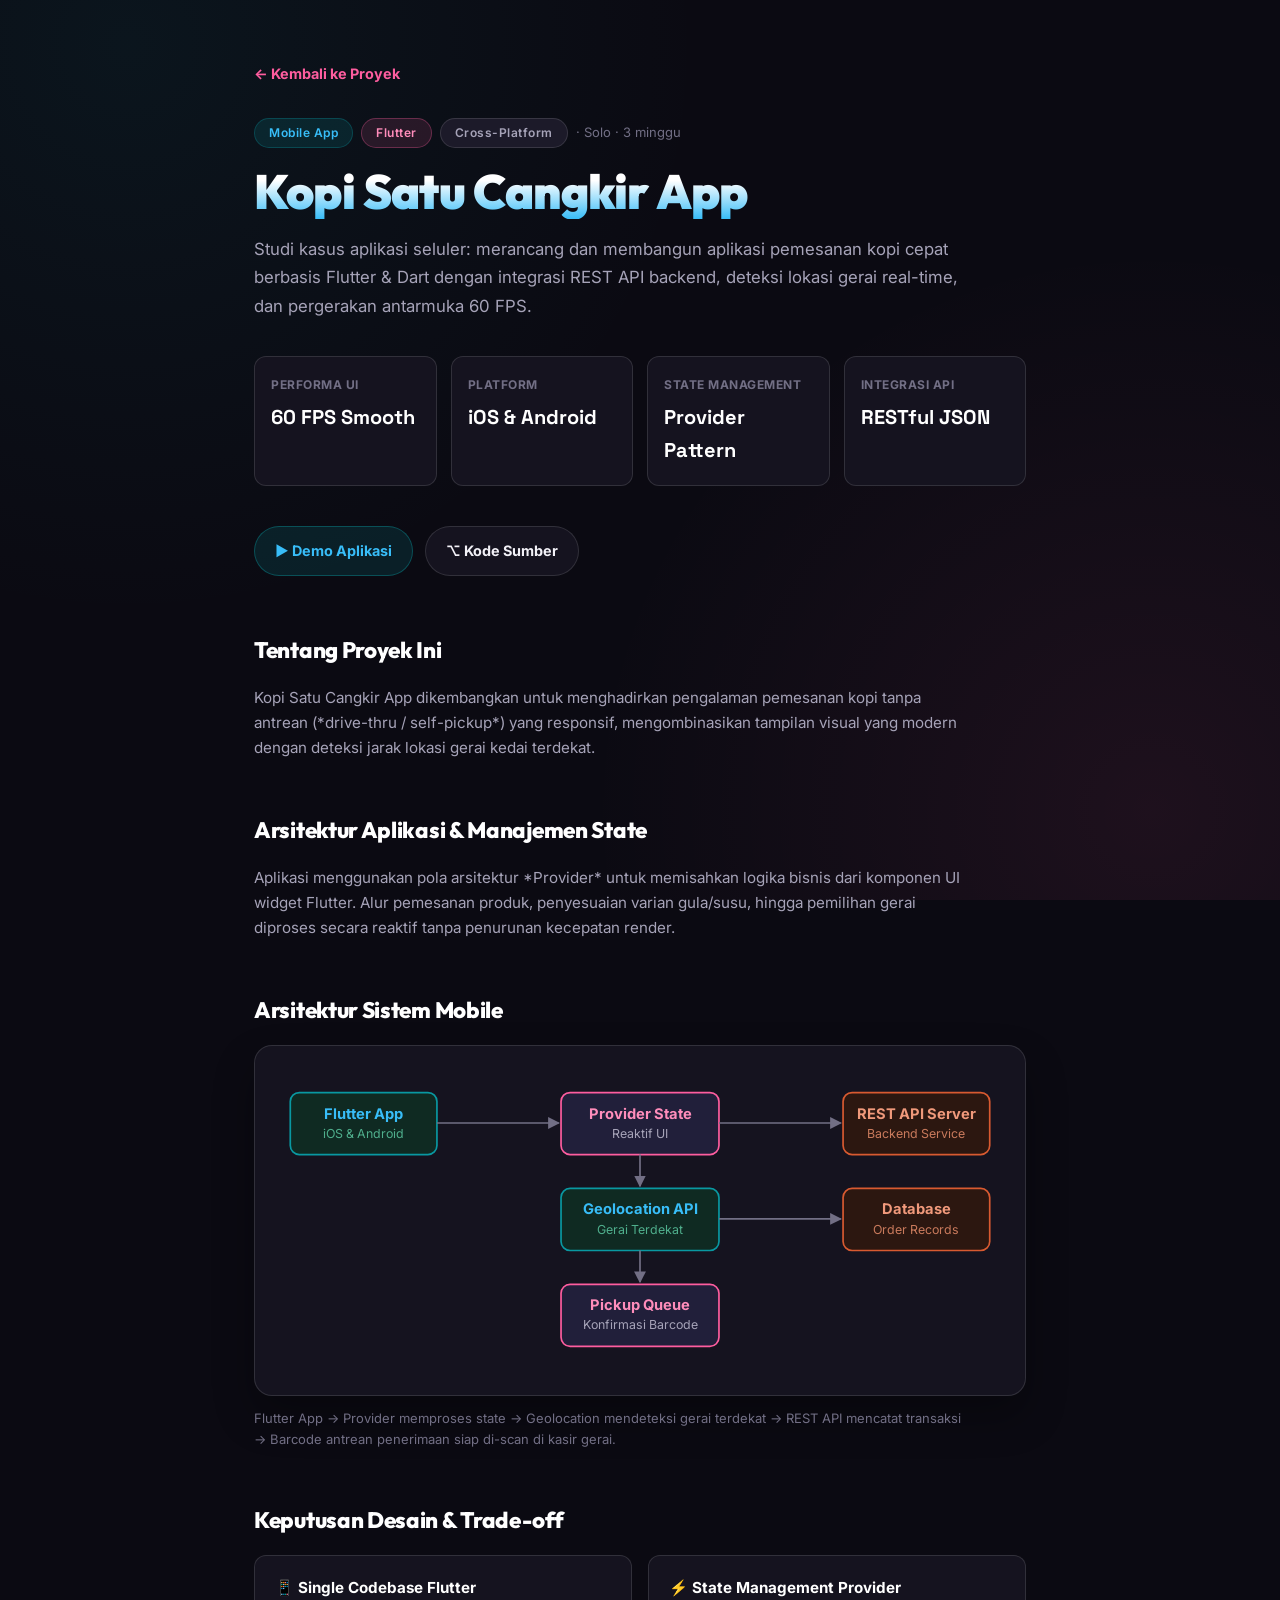
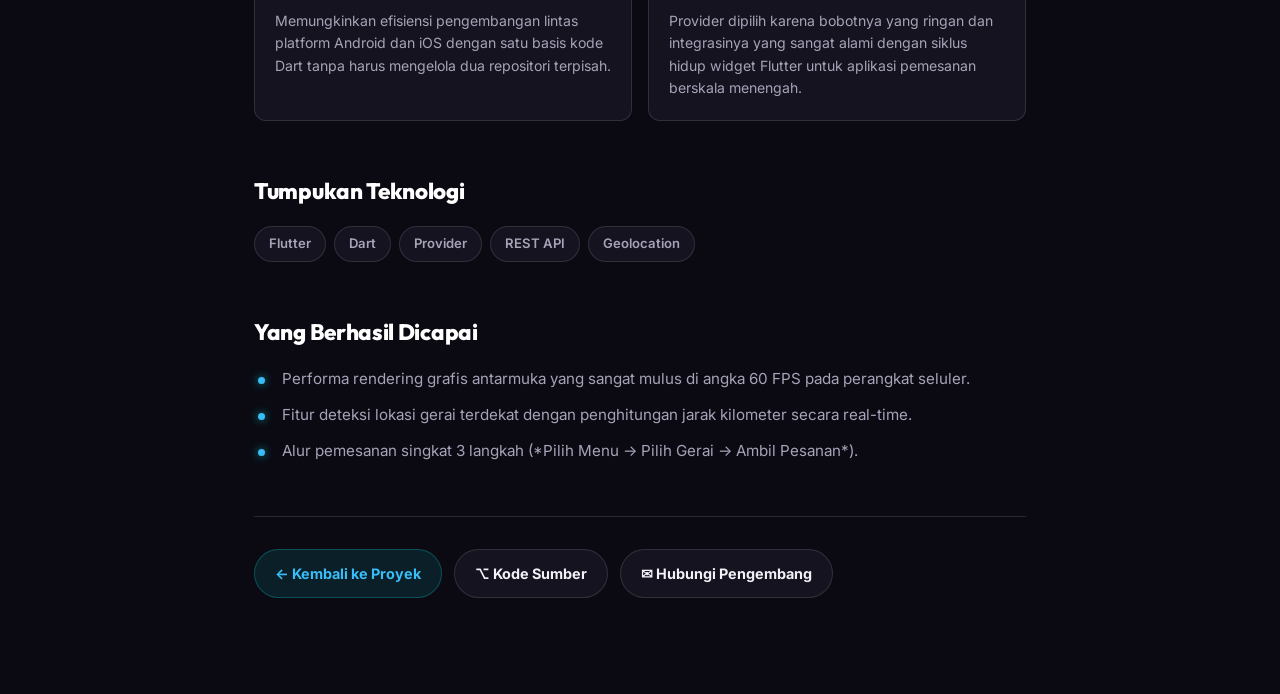
<file: detail-kopi.html>
<!DOCTYPE html>
<html lang="id">
<head>
<meta charset="UTF-8">
<meta name="viewport" content="width=device-width, initial-scale=1.0">
<title>Kopi Satu Cangkir App — Studi Kasus Mobile Flutter</title>
<link rel="preconnect" href="https://fonts.googleapis.com">
<link rel="preconnect" href="https://fonts.gstatic.com" crossorigin>
<link href="https://fonts.googleapis.com/css2?family=Inter:wght@400;500;600;700;800&family=Outfit:wght@600;700;800;900&family=Space+Grotesk:wght@500;700&display=swap" rel="stylesheet">
<style>
  :root {
    --bg: #0b0a12;
    --surface-1: #15131f;
    --surface-2: #1c1a29;
    --border: rgba(255, 255, 255, 0.12);
    --text-primary: #f2f1f7;
    --text-secondary: #a6a3b8;
    --text-muted: #726f85;
    --accent-pink: #fe5d9f;
    --accent-pink-bg: rgba(254, 93, 159, 0.12);
    --accent-pink-text: #ff8dbb;
    --accent-teal: #0998a1;
    --accent-teal-bg: rgba(9, 152, 161, 0.15);
    --accent-teal-text: #38bdf8;
    --accent-coral: #d85a30;
    --accent-coral-bg: #2c1710;
    --accent-coral-text: #f0997b;
    --radius: 12px;
    --radius-lg: 18px;
    --font-heading: 'Outfit', sans-serif;
    --font-body: 'Inter', sans-serif;
  }

  * { box-sizing: border-box; }
  body {
    margin: 0;
    background: var(--bg);
    color: var(--text-primary);
    font-family: var(--font-body);
    line-height: 1.65;
    background-image: 
      radial-gradient(circle at 10% 5%, rgba(9, 152, 161, 0.08) 0%, transparent 40%),
      radial-gradient(circle at 90% 90%, rgba(254, 93, 159, 0.08) 0%, transparent 40%);
    background-attachment: fixed;
  }

  .page {
    max-width: 820px;
    margin: 0 auto;
    padding: 60px 24px 96px;
  }

  .back-link {
    display: inline-flex;
    align-items: center;
    gap: 8px;
    font-size: 0.9rem;
    font-weight: 700;
    color: var(--accent-pink);
    text-decoration: none;
    margin-bottom: 32px;
    transition: transform 0.2s ease, color 0.2s ease;
  }
  .back-link:hover { 
    color: #ff8dbb;
    transform: translateX(-4px);
  }

  .tags {
    display: flex;
    align-items: center;
    gap: 8px;
    flex-wrap: wrap;
    margin-bottom: 16px;
  }
  .tag {
    font-size: 12px;
    padding: 4px 14px;
    border-radius: 999px;
    font-weight: 600;
    letter-spacing: 0.5px;
  }
  .tag--accent { background: var(--accent-pink-bg); color: var(--accent-pink-text); border: 1px solid rgba(254, 93, 159, 0.3); }
  .tag--teal { background: var(--accent-teal-bg); color: var(--accent-teal-text); border: 1px solid rgba(9, 152, 161, 0.3); }
  .tag--muted { background: var(--surface-2); color: var(--text-secondary); border: 1px solid var(--border); }
  .meta { font-size: 13px; color: var(--text-muted); }

  h1 {
    font-family: var(--font-heading);
    font-size: clamp(2.2rem, 4vw, 3rem);
    font-weight: 900;
    line-height: 1.15;
    margin: 0 0 16px;
    letter-spacing: -0.8px;
    background: linear-gradient(180deg, #ffffff 30%, #38bdf8 100%);
    -webkit-background-clip: text;
    -webkit-text-fill-color: transparent;
  }
  .lede {
    font-size: 1.05rem;
    color: var(--text-secondary);
    max-width: 720px;
    margin: 0 0 36px;
    line-height: 1.7;
  }

  .metrics {
    display: grid;
    grid-template-columns: repeat(4, 1fr);
    gap: 14px;
    margin-bottom: 40px;
  }
  .metric {
    background: var(--surface-1);
    border: 1px solid var(--border);
    border-radius: var(--radius);
    padding: 18px 16px;
    backdrop-filter: blur(12px);
    transition: border-color 0.3s ease, transform 0.3s ease;
  }
  .metric:hover {
    border-color: rgba(9, 152, 161, 0.4);
    transform: translateY(-3px);
  }
  .metric .label { font-size: 12px; color: var(--text-muted); margin: 0 0 6px; text-transform: uppercase; font-weight: 700; letter-spacing: 0.5px; }
  .metric .value { font-size: 1.25rem; font-weight: 800; margin: 0; color: #ffffff; font-family: 'Space Grotesk', sans-serif; }

  .actions { display: flex; gap: 12px; margin-bottom: 56px; flex-wrap: wrap; }
  .btn {
    display: inline-flex;
    align-items: center;
    gap: 8px;
    font-size: 0.9rem;
    font-weight: 700;
    padding: 12px 20px;
    border-radius: 999px;
    border: 1px solid var(--border);
    background: var(--surface-1);
    color: var(--text-primary);
    text-decoration: none;
    cursor: pointer;
    transition: all 0.2s ease;
  }
  .btn--primary { 
    background: var(--accent-teal-bg); 
    border-color: rgba(9, 152, 161, 0.4); 
    color: var(--accent-teal-text); 
  }
  .btn--primary:hover { 
    background: rgba(9, 152, 161, 0.25); 
    border-color: var(--accent-teal); 
    transform: translateY(-2px);
  }
  .btn:hover { 
    border-color: var(--text-secondary); 
    transform: translateY(-2px);
  }

  section { margin-bottom: 52px; }
  h2 {
    font-family: var(--font-heading);
    font-size: 1.4rem;
    font-weight: 800;
    margin: 0 0 16px;
    color: #ffffff;
    letter-spacing: -0.3px;
  }
  section > p {
    font-size: 0.95rem;
    color: var(--text-secondary);
    max-width: 720px;
  }

  .diagram-wrap {
    background: var(--surface-1);
    border: 1px solid var(--border);
    border-radius: var(--radius-lg);
    padding: 24px;
    margin-bottom: 12px;
    overflow-x: auto;
    box-shadow: 0 20px 40px rgba(0,0,0,0.3);
  }
  .diagram-caption { font-size: 13px; color: var(--text-muted); margin: 0; line-height: 1.6; }

  svg text { font-family: inherit; }
  .node-title { font-size: 13px; font-weight: 700; }
  .node-sub { font-size: 11px; }

  .decisions {
    display: grid;
    grid-template-columns: 1fr 1fr;
    gap: 16px;
  }
  .decision-card {
    background: var(--surface-1);
    border: 1px solid var(--border);
    border-radius: var(--radius);
    padding: 20px;
    transition: border-color 0.3s ease;
  }
  .decision-card:hover {
    border-color: rgba(9, 152, 161, 0.4);
  }
  .decision-card .title {
    font-size: 0.95rem;
    font-weight: 700;
    margin: 0 0 10px;
    display: flex;
    align-items: center;
    gap: 8px;
    color: #ffffff;
  }
  .decision-card p {
    font-size: 0.88rem;
    color: var(--text-secondary);
    margin: 0;
    max-width: none;
    line-height: 1.6;
  }

  .challenge {
    border-left: 3px solid var(--accent-teal);
    padding: 4px 0 4px 18px;
    margin-bottom: 20px;
    background: rgba(255, 255, 255, 0.02);
    border-radius: 0 var(--radius) var(--radius) 0;
  }
  .challenge p { font-size: 0.9rem; margin: 0 0 6px; max-width: none; line-height: 1.6; }
  .challenge .q { color: var(--text-primary); font-weight: 700; }
  .challenge .a { color: var(--text-secondary); }
  .challenge .a b { color: #ffffff; font-weight: 700; }

  .stack { display: flex; flex-wrap: wrap; gap: 8px; }
  .stack span {
    font-size: 0.82rem;
    font-weight: 600;
    background: var(--surface-1);
    border: 1px solid var(--border);
    color: var(--text-secondary);
    padding: 6px 14px;
    border-radius: 999px;
  }

  ul.results {
    list-style: none;
    margin: 0;
    padding: 0;
    display: flex;
    flex-direction: column;
    gap: 12px;
  }
  ul.results li {
    font-size: 0.95rem;
    color: var(--text-secondary);
    padding-left: 28px;
    position: relative;
    max-width: 720px;
    line-height: 1.6;
  }
  ul.results li::before {
    content: "";
    position: absolute;
    left: 4px;
    top: 10px;
    width: 7px;
    height: 7px;
    border-radius: 50%;
    background: var(--accent-teal-text);
    box-shadow: 0 0 8px var(--accent-teal);
  }

  footer {
    border-top: 1px solid var(--border);
    padding-top: 32px;
  }

  @media (max-width: 640px) {
    .metrics { grid-template-columns: repeat(2, 1fr); }
    .decisions { grid-template-columns: 1fr; }
    h1 { font-size: 2rem; }
  }
</style>
</head>
<body>
<div class="page">

  <a class="back-link" href="proyek.html">&larr; Kembali ke Proyek</a>

  <div class="tags">
    <span class="tag tag--teal">Mobile App</span>
    <span class="tag tag--accent">Flutter</span>
    <span class="tag tag--muted">Cross-Platform</span>
    <span class="meta">&middot; Solo &middot; 3 minggu</span>
  </div>

  <h1>Kopi Satu Cangkir App</h1>
  <p class="lede">
    Studi kasus aplikasi seluler: merancang dan membangun aplikasi pemesanan kopi cepat berbasis Flutter &amp; Dart dengan integrasi REST API backend, deteksi lokasi gerai real-time, dan pergerakan antarmuka 60 FPS.
  </p>

  <div class="metrics">
    <div class="metric">
      <p class="label">Performa UI</p>
      <p class="value">60 FPS Smooth</p>
    </div>
    <div class="metric">
      <p class="label">Platform</p>
      <p class="value">iOS &amp; Android</p>
    </div>
    <div class="metric">
      <p class="label">State Management</p>
      <p class="value">Provider Pattern</p>
    </div>
    <div class="metric">
      <p class="label">Integrasi API</p>
      <p class="value">RESTful JSON</p>
    </div>
  </div>

  <div class="actions">
    <a class="btn btn--primary" href="https://github.com/dijee04" target="_blank" rel="noopener noreferrer">▶ Demo Aplikasi</a>
    <a class="btn" href="https://github.com/dijee04" target="_blank" rel="noopener noreferrer">⌥ Kode Sumber</a>
  </div>

  <section>
    <h2>Tentang Proyek Ini</h2>
    <p>
      Kopi Satu Cangkir App dikembangkan untuk menghadirkan pengalaman pemesanan kopi tanpa antrean (*drive-thru / self-pickup*) yang responsif, mengombinasikan tampilan visual yang modern dengan deteksi jarak lokasi gerai kedai terdekat.
    </p>
  </section>

  <section>
    <h2>Arsitektur Aplikasi &amp; Manajemen State</h2>
    <p>
      Aplikasi menggunakan pola arsitektur *Provider* untuk memisahkan logika bisnis dari komponen UI widget Flutter. Alur pemesanan produk, penyesuaian varian gula/susu, hingga pemilihan gerai diproses secara reaktif tanpa penurunan kecepatan render.
    </p>
  </section>

  <section>
    <h2>Arsitektur Sistem Mobile</h2>
    <div class="diagram-wrap">
      <svg viewBox="0 0 640 260" style="width:100%;height:auto" role="img"
           aria-label="Diagram arsitektur mobile: Flutter app (iOS & Android) berkomunikasi dengan Provider state manager, mengambil lokasi via Geolocation API, mengirimkan pesanan ke REST API server, dan mendapatkan status pemesanan real-time">
        <defs>
          <marker id="arrow" viewBox="0 0 10 10" refX="9" refY="5" markerWidth="7" markerHeight="7" orient="auto-start-reverse">
            <path d="M0,0L10,5L0,10z" fill="#726f85"/>
          </marker>
        </defs>

        <rect x="10" y="20" width="130" height="55" rx="8" fill="#0f2a22" stroke="#0998a1" stroke-width="1.5"/>
        <text x="75" y="43" class="node-title" fill="#38bdf8" text-anchor="middle">Flutter App</text>
        <text x="75" y="60" class="node-sub" fill="#4fae8c" text-anchor="middle">iOS &amp; Android</text>

        <rect x="250" y="20" width="140" height="55" rx="8" fill="#211f3a" stroke="#fe5d9f" stroke-width="1.5"/>
        <text x="320" y="43" class="node-title" fill="#ff8dbb" text-anchor="middle">Provider State</text>
        <text x="320" y="60" class="node-sub" fill="#a6a3b8" text-anchor="middle">Reaktif UI</text>

        <rect x="250" y="105" width="140" height="55" rx="8" fill="#0f2a22" stroke="#0998a1" stroke-width="1.5"/>
        <text x="320" y="128" class="node-title" fill="#38bdf8" text-anchor="middle">Geolocation API</text>
        <text x="320" y="145" class="node-sub" fill="#4fae8c" text-anchor="middle">Gerai Terdekat</text>

        <rect x="500" y="20" width="130" height="55" rx="8" fill="#2c1710" stroke="#d85a30" stroke-width="1.5"/>
        <text x="565" y="43" class="node-title" fill="#f0997b" text-anchor="middle">REST API Server</text>
        <text x="565" y="60" class="node-sub" fill="#c97a5c" text-anchor="middle">Backend Service</text>

        <rect x="500" y="105" width="130" height="55" rx="8" fill="#2c1710" stroke="#d85a30" stroke-width="1.5"/>
        <text x="565" y="128" class="node-title" fill="#f0997b" text-anchor="middle">Database</text>
        <text x="565" y="145" class="node-sub" fill="#c97a5c" text-anchor="middle">Order Records</text>

        <rect x="250" y="190" width="140" height="55" rx="8" fill="#211f3a" stroke="#fe5d9f" stroke-width="1.5"/>
        <text x="320" y="213" class="node-title" fill="#ff8dbb" text-anchor="middle">Pickup Queue</text>
        <text x="320" y="230" class="node-sub" fill="#a6a3b8" text-anchor="middle">Konfirmasi Barcode</text>

        <line x1="140" y1="47" x2="248" y2="47" stroke="#726f85" stroke-width="1.5" marker-end="url(#arrow)"/>
        <line x1="320" y1="75" x2="320" y2="103" stroke="#726f85" stroke-width="1.5" marker-end="url(#arrow)"/>
        <line x1="390" y1="47" x2="498" y2="47" stroke="#726f85" stroke-width="1.5" marker-end="url(#arrow)"/>
        <line x1="390" y1="132" x2="498" y2="132" stroke="#726f85" stroke-width="1.5" marker-end="url(#arrow)"/>
        <line x1="320" y1="160" x2="320" y2="188" stroke="#726f85" stroke-width="1.5" marker-end="url(#arrow)"/>
      </svg>
    </div>
    <p class="diagram-caption">
      Flutter App &rarr; Provider memproses state &rarr; Geolocation mendeteksi gerai terdekat &rarr; REST API mencatat transaksi &rarr; Barcode antrean penerimaan siap di-scan di kasir gerai.
    </p>
  </section>

  <section>
    <h2>Keputusan Desain &amp; Trade-off</h2>
    <div class="decisions">
      <div class="decision-card">
        <p class="title">📱 Single Codebase Flutter</p>
        <p>
          Memungkinkan efisiensi pengembangan lintas platform Android dan iOS dengan satu basis kode Dart tanpa harus mengelola dua repositori terpisah.
        </p>
      </div>
      <div class="decision-card">
        <p class="title">⚡ State Management Provider</p>
        <p>
          Provider dipilih karena bobotnya yang ringan dan integrasinya yang sangat alami dengan siklus hidup widget Flutter untuk aplikasi pemesanan berskala menengah.
        </p>
      </div>
    </div>
  </section>

  <section>
    <h2>Tumpukan Teknologi</h2>
    <div class="stack">
      <span>Flutter</span>
      <span>Dart</span>
      <span>Provider</span>
      <span>REST API</span>
      <span>Geolocation</span>
    </div>
  </section>

  <section>
    <h2>Yang Berhasil Dicapai</h2>
    <ul class="results">
      <li>Performa rendering grafis antarmuka yang sangat mulus di angka 60 FPS pada perangkat seluler.</li>
      <li>Fitur deteksi lokasi gerai terdekat dengan penghitungan jarak kilometer secara real-time.</li>
      <li>Alur pemesanan singkat 3 langkah (*Pilih Menu &rarr; Pilih Gerai &rarr; Ambil Pesanan*).</li>
    </ul>
  </section>

  <footer>
    <div class="actions" style="margin-bottom:0;">
      <a class="btn btn--primary" href="proyek.html">&larr; Kembali ke Proyek</a>
      <a class="btn" href="https://github.com/dijee04" target="_blank" rel="noopener noreferrer">⌥ Kode Sumber</a>
      <a class="btn" href="index.html#kontak">✉ Hubungi Pengembang</a>
    </div>
  </footer>

</div>
</body>
</html>
</file>
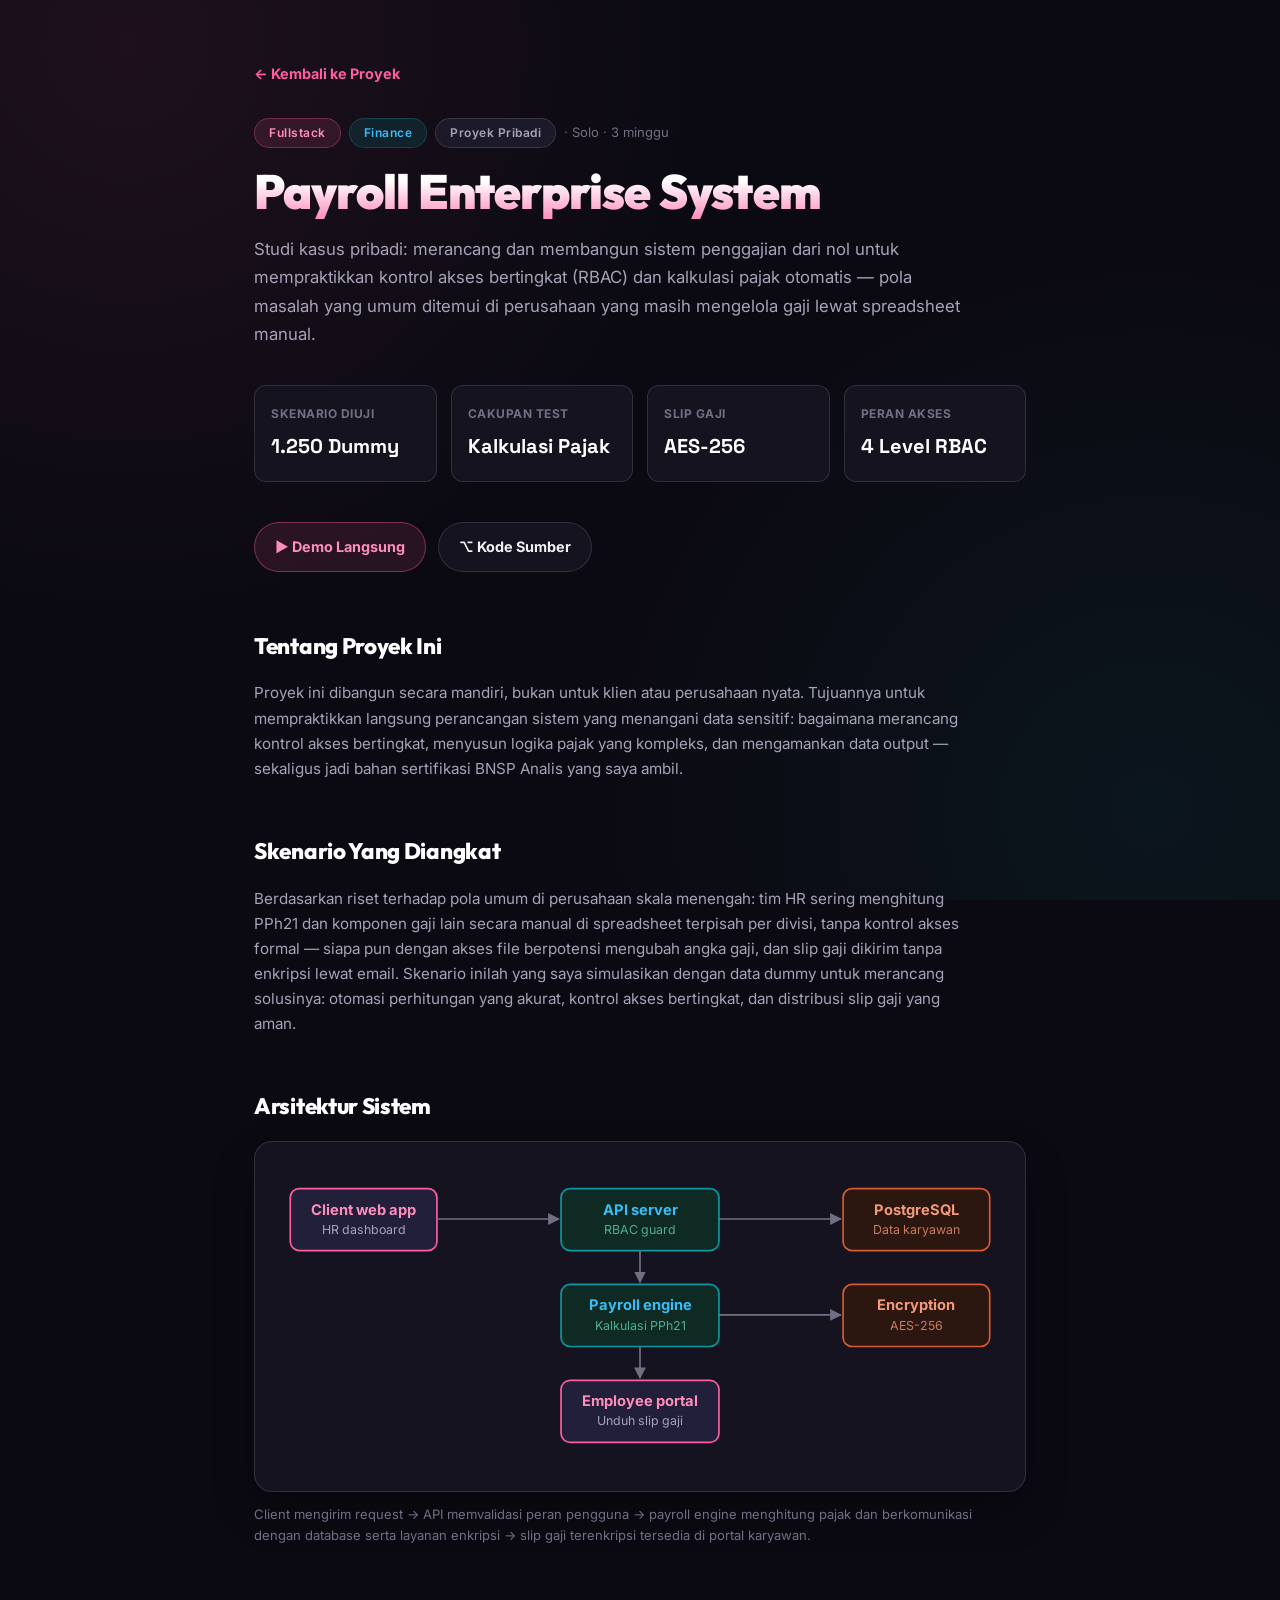
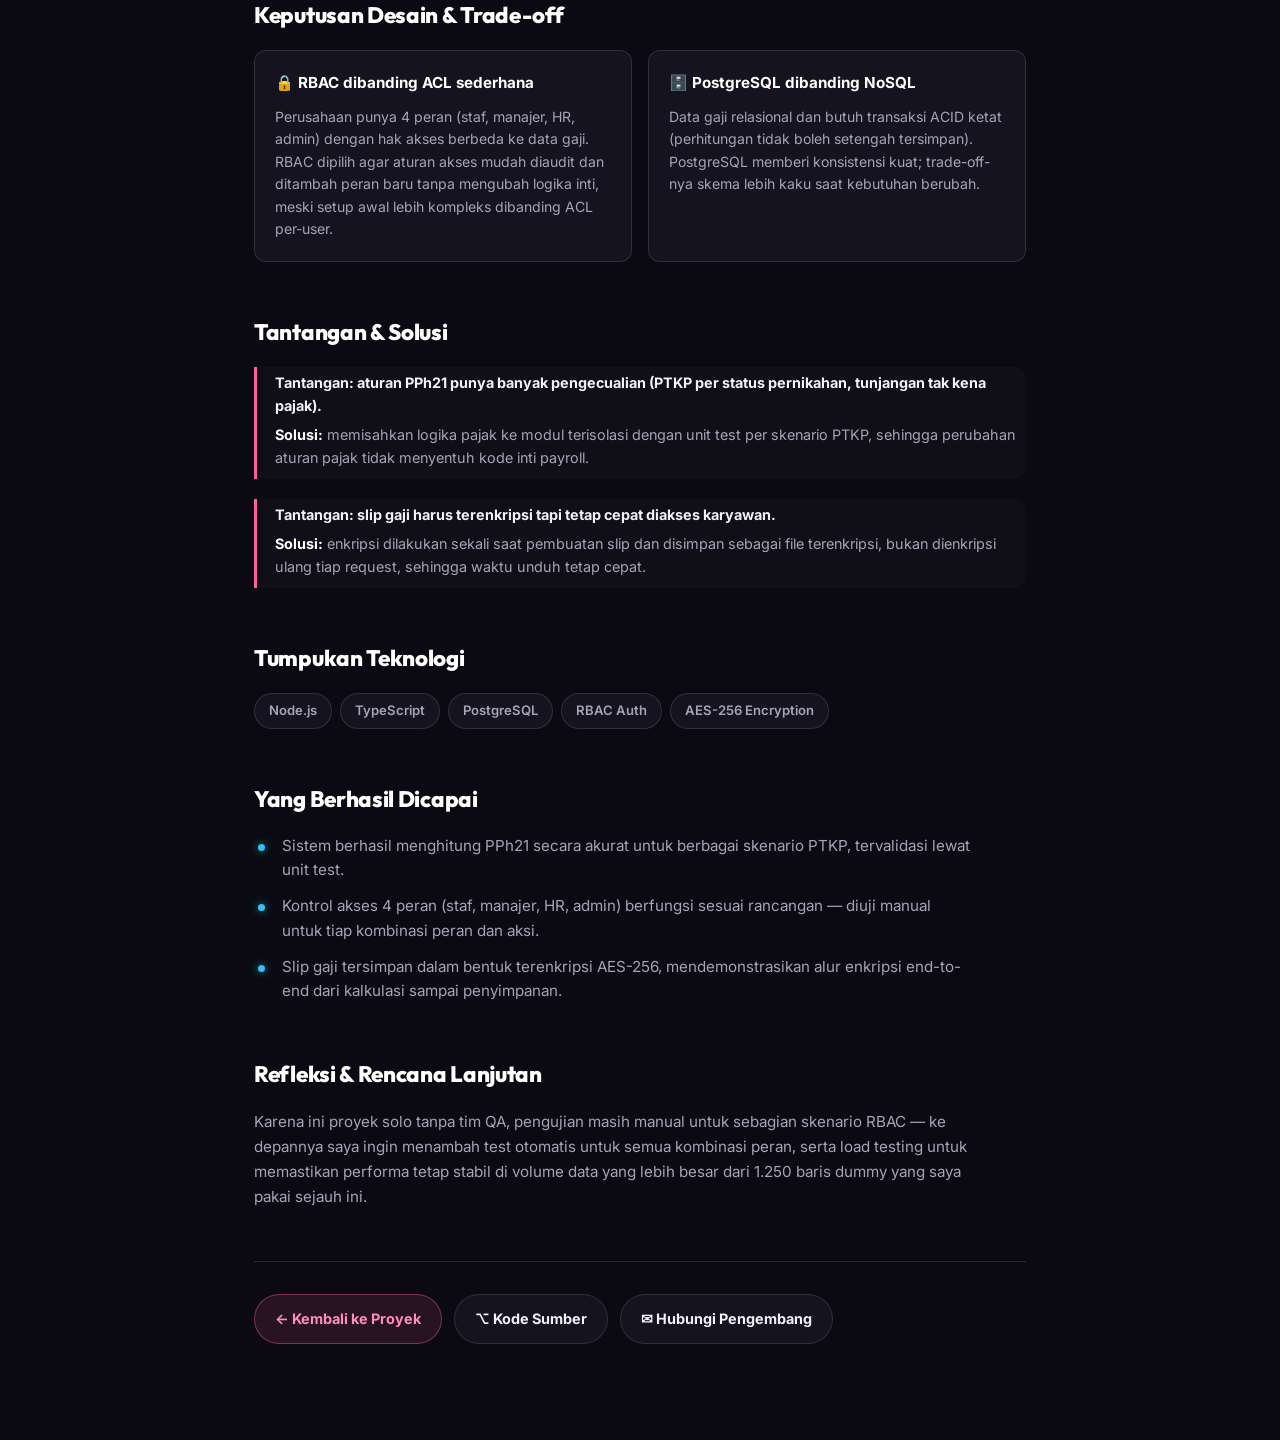
<file: detail-payroll.html>
<!DOCTYPE html>
<html lang="id">
<head>
<meta charset="UTF-8">
<meta name="viewport" content="width=device-width, initial-scale=1.0">
<title>Payroll Enterprise System — Studi Kasus Arsitektur</title>
<link rel="preconnect" href="https://fonts.googleapis.com">
<link rel="preconnect" href="https://fonts.gstatic.com" crossorigin>
<link href="https://fonts.googleapis.com/css2?family=Inter:wght@400;500;600;700;800&family=Outfit:wght@600;700;800;900&family=Space+Grotesk:wght@500;700&display=swap" rel="stylesheet">
<style>
  :root {
    --bg: #0b0a12;
    --surface-1: #15131f;
    --surface-2: #1c1a29;
    --border: rgba(255, 255, 255, 0.12);
    --text-primary: #f2f1f7;
    --text-secondary: #a6a3b8;
    --text-muted: #726f85;
    --accent-pink: #fe5d9f;
    --accent-pink-bg: rgba(254, 93, 159, 0.12);
    --accent-pink-text: #ff8dbb;
    --accent-teal: #0998a1;
    --accent-teal-bg: rgba(9, 152, 161, 0.15);
    --accent-teal-text: #38bdf8;
    --accent-coral: #d85a30;
    --accent-coral-bg: #2c1710;
    --accent-coral-text: #f0997b;
    --radius: 12px;
    --radius-lg: 18px;
    --font-heading: 'Outfit', sans-serif;
    --font-body: 'Inter', sans-serif;
  }

  * { box-sizing: border-box; }
  body {
    margin: 0;
    background: var(--bg);
    color: var(--text-primary);
    font-family: var(--font-body);
    line-height: 1.65;
    background-image: 
      radial-gradient(circle at 10% 5%, rgba(254, 93, 159, 0.08) 0%, transparent 40%),
      radial-gradient(circle at 90% 90%, rgba(9, 152, 161, 0.08) 0%, transparent 40%);
    background-attachment: fixed;
  }

  .page {
    max-width: 820px;
    margin: 0 auto;
    padding: 60px 24px 96px;
  }

  .back-link {
    display: inline-flex;
    align-items: center;
    gap: 8px;
    font-size: 0.9rem;
    font-weight: 700;
    color: var(--accent-pink);
    text-decoration: none;
    margin-bottom: 32px;
    transition: transform 0.2s ease, color 0.2s ease;
  }
  .back-link:hover { 
    color: #ff8dbb;
    transform: translateX(-4px);
  }

  .tags {
    display: flex;
    align-items: center;
    gap: 8px;
    flex-wrap: wrap;
    margin-bottom: 16px;
  }
  .tag {
    font-size: 12px;
    padding: 4px 14px;
    border-radius: 999px;
    font-weight: 600;
    letter-spacing: 0.5px;
  }
  .tag--accent { background: var(--accent-pink-bg); color: var(--accent-pink-text); border: 1px solid rgba(254, 93, 159, 0.3); }
  .tag--teal { background: var(--accent-teal-bg); color: var(--accent-teal-text); border: 1px solid rgba(9, 152, 161, 0.3); }
  .tag--muted { background: var(--surface-2); color: var(--text-secondary); border: 1px solid var(--border); }
  .meta { font-size: 13px; color: var(--text-muted); }

  h1 {
    font-family: var(--font-heading);
    font-size: clamp(2.2rem, 4vw, 3rem);
    font-weight: 900;
    line-height: 1.15;
    margin: 0 0 16px;
    letter-spacing: -0.8px;
    background: linear-gradient(180deg, #ffffff 30%, #ff8dbb 100%);
    -webkit-background-clip: text;
    -webkit-text-fill-color: transparent;
  }
  .lede {
    font-size: 1.05rem;
    color: var(--text-secondary);
    max-width: 720px;
    margin: 0 0 36px;
    line-height: 1.7;
  }

  .metrics {
    display: grid;
    grid-template-columns: repeat(4, 1fr);
    gap: 14px;
    margin-bottom: 40px;
  }
  .metric {
    background: var(--surface-1);
    border: 1px solid var(--border);
    border-radius: var(--radius);
    padding: 18px 16px;
    backdrop-filter: blur(12px);
    transition: border-color 0.3s ease, transform 0.3s ease;
  }
  .metric:hover {
    border-color: rgba(254, 93, 159, 0.4);
    transform: translateY(-3px);
  }
  .metric .label { font-size: 12px; color: var(--text-muted); margin: 0 0 6px; text-transform: uppercase; font-weight: 700; letter-spacing: 0.5px; }
  .metric .value { font-size: 1.25rem; font-weight: 800; margin: 0; color: #ffffff; font-family: 'Space Grotesk', sans-serif; }

  .actions { display: flex; gap: 12px; margin-bottom: 56px; flex-wrap: wrap; }
  .btn {
    display: inline-flex;
    align-items: center;
    gap: 8px;
    font-size: 0.9rem;
    font-weight: 700;
    padding: 12px 20px;
    border-radius: 999px;
    border: 1px solid var(--border);
    background: var(--surface-1);
    color: var(--text-primary);
    text-decoration: none;
    cursor: pointer;
    transition: all 0.2s ease;
  }
  .btn--primary { 
    background: var(--accent-pink-bg); 
    border-color: rgba(254, 93, 159, 0.4); 
    color: var(--accent-pink-text); 
  }
  .btn--primary:hover { 
    background: rgba(254, 93, 159, 0.25); 
    border-color: var(--accent-pink); 
    transform: translateY(-2px);
  }
  .btn:hover { 
    border-color: var(--text-secondary); 
    transform: translateY(-2px);
  }

  section { margin-bottom: 52px; }
  h2 {
    font-family: var(--font-heading);
    font-size: 1.4rem;
    font-weight: 800;
    margin: 0 0 16px;
    color: #ffffff;
    letter-spacing: -0.3px;
  }
  section > p {
    font-size: 0.95rem;
    color: var(--text-secondary);
    max-width: 720px;
  }

  .diagram-wrap {
    background: var(--surface-1);
    border: 1px solid var(--border);
    border-radius: var(--radius-lg);
    padding: 24px;
    margin-bottom: 12px;
    overflow-x: auto;
    box-shadow: 0 20px 40px rgba(0,0,0,0.3);
  }
  .diagram-caption { font-size: 13px; color: var(--text-muted); margin: 0; line-height: 1.6; }

  svg text { font-family: inherit; }
  .node-title { font-size: 13px; font-weight: 700; }
  .node-sub { font-size: 11px; }

  .decisions {
    display: grid;
    grid-template-columns: 1fr 1fr;
    gap: 16px;
  }
  .decision-card {
    background: var(--surface-1);
    border: 1px solid var(--border);
    border-radius: var(--radius);
    padding: 20px;
    transition: border-color 0.3s ease;
  }
  .decision-card:hover {
    border-color: rgba(9, 152, 161, 0.4);
  }
  .decision-card .title {
    font-size: 0.95rem;
    font-weight: 700;
    margin: 0 0 10px;
    display: flex;
    align-items: center;
    gap: 8px;
    color: #ffffff;
  }
  .decision-card p {
    font-size: 0.88rem;
    color: var(--text-secondary);
    margin: 0;
    max-width: none;
    line-height: 1.6;
  }

  .challenge {
    border-left: 3px solid var(--accent-pink);
    padding: 4px 0 4px 18px;
    margin-bottom: 20px;
    background: rgba(255, 255, 255, 0.02);
    border-radius: 0 var(--radius) var(--radius) 0;
  }
  .challenge p { font-size: 0.9rem; margin: 0 0 6px; max-width: none; line-height: 1.6; }
  .challenge .q { color: var(--text-primary); font-weight: 700; }
  .challenge .a { color: var(--text-secondary); }
  .challenge .a b { color: #ffffff; font-weight: 700; }

  .stack { display: flex; flex-wrap: wrap; gap: 8px; }
  .stack span {
    font-size: 0.82rem;
    font-weight: 600;
    background: var(--surface-1);
    border: 1px solid var(--border);
    color: var(--text-secondary);
    padding: 6px 14px;
    border-radius: 999px;
  }

  ul.results {
    list-style: none;
    margin: 0;
    padding: 0;
    display: flex;
    flex-direction: column;
    gap: 12px;
  }
  ul.results li {
    font-size: 0.95rem;
    color: var(--text-secondary);
    padding-left: 28px;
    position: relative;
    max-width: 720px;
    line-height: 1.6;
  }
  ul.results li::before {
    content: "";
    position: absolute;
    left: 4px;
    top: 10px;
    width: 7px;
    height: 7px;
    border-radius: 50%;
    background: var(--accent-teal-text);
    box-shadow: 0 0 8px var(--accent-teal);
  }

  footer {
    border-top: 1px solid var(--border);
    padding-top: 32px;
  }

  @media (max-width: 640px) {
    .metrics { grid-template-columns: repeat(2, 1fr); }
    .decisions { grid-template-columns: 1fr; }
    h1 { font-size: 2rem; }
  }
</style>
</head>
<body>
<div class="page">

  <a class="back-link" href="proyek.html">&larr; Kembali ke Proyek</a>

  <div class="tags">
    <span class="tag tag--accent">Fullstack</span>
    <span class="tag tag--teal">Finance</span>
    <span class="tag tag--muted">Proyek Pribadi</span>
    <span class="meta">&middot; Solo &middot; 3 minggu</span>
  </div>

  <h1>Payroll Enterprise System</h1>
  <p class="lede">
    Studi kasus pribadi: merancang dan membangun sistem penggajian dari nol
    untuk mempraktikkan kontrol akses bertingkat (RBAC) dan kalkulasi pajak
    otomatis — pola masalah yang umum ditemui di perusahaan yang masih
    mengelola gaji lewat spreadsheet manual.
  </p>

  <div class="metrics">
    <div class="metric">
      <p class="label">Skenario Diuji</p>
      <p class="value">1.250 Dummy</p>
    </div>
    <div class="metric">
      <p class="label">Cakupan Test</p>
      <p class="value">Kalkulasi Pajak</p>
    </div>
    <div class="metric">
      <p class="label">Slip Gaji</p>
      <p class="value">AES-256</p>
    </div>
    <div class="metric">
      <p class="label">Peran Akses</p>
      <p class="value">4 Level RBAC</p>
    </div>
  </div>

  <div class="actions">
    <a class="btn btn--primary" href="https://github.com/dijee04" target="_blank" rel="noopener noreferrer">▶ Demo Langsung</a>
    <a class="btn" href="https://github.com/dijee04/payroll-enterprise" target="_blank" rel="noopener noreferrer">⌥ Kode Sumber</a>
  </div>

  <section>
    <h2>Tentang Proyek Ini</h2>
    <p>
      Proyek ini dibangun secara mandiri, bukan untuk klien atau perusahaan
      nyata. Tujuannya untuk mempraktikkan langsung perancangan sistem yang
      menangani data sensitif: bagaimana merancang kontrol akses bertingkat,
      menyusun logika pajak yang kompleks, dan mengamankan data output —
      sekaligus jadi bahan sertifikasi BNSP Analis yang saya ambil.
    </p>
  </section>

  <section>
    <h2>Skenario Yang Diangkat</h2>
    <p>
      Berdasarkan riset terhadap pola umum di perusahaan skala menengah:
      tim HR sering menghitung PPh21 dan komponen gaji lain secara manual di
      spreadsheet terpisah per divisi, tanpa kontrol akses formal — siapa pun
      dengan akses file berpotensi mengubah angka gaji, dan slip gaji dikirim
      tanpa enkripsi lewat email. Skenario inilah yang saya simulasikan dengan
      data dummy untuk merancang solusinya: otomasi perhitungan yang akurat,
      kontrol akses bertingkat, dan distribusi slip gaji yang aman.
    </p>
  </section>

  <section>
    <h2>Arsitektur Sistem</h2>
    <div class="diagram-wrap">
      <svg viewBox="0 0 640 260" style="width:100%;height:auto" role="img"
           aria-label="Diagram arsitektur: client web app mengirim request ke API server, API memeriksa RBAC guard, meneruskan ke payroll engine untuk kalkulasi pajak, hasil disimpan di PostgreSQL, dan payroll engine memanggil encryption service sebelum mengirim slip gaji ke employee portal">
        <defs>
          <marker id="arrow" viewBox="0 0 10 10" refX="9" refY="5" markerWidth="7" markerHeight="7" orient="auto-start-reverse">
            <path d="M0,0L10,5L0,10z" fill="#726f85"/>
          </marker>
        </defs>

        <rect x="10" y="20" width="130" height="55" rx="8" fill="#211f3a" stroke="#fe5d9f" stroke-width="1.5"/>
        <text x="75" y="43" class="node-title" fill="#ff8dbb" text-anchor="middle">Client web app</text>
        <text x="75" y="60" class="node-sub" fill="#a6a3b8" text-anchor="middle">HR dashboard</text>

        <rect x="250" y="20" width="140" height="55" rx="8" fill="#0f2a22" stroke="#0998a1" stroke-width="1.5"/>
        <text x="320" y="43" class="node-title" fill="#38bdf8" text-anchor="middle">API server</text>
        <text x="320" y="60" class="node-sub" fill="#4fae8c" text-anchor="middle">RBAC guard</text>

        <rect x="250" y="105" width="140" height="55" rx="8" fill="#0f2a22" stroke="#0998a1" stroke-width="1.5"/>
        <text x="320" y="128" class="node-title" fill="#38bdf8" text-anchor="middle">Payroll engine</text>
        <text x="320" y="145" class="node-sub" fill="#4fae8c" text-anchor="middle">Kalkulasi PPh21</text>

        <rect x="500" y="20" width="130" height="55" rx="8" fill="#2c1710" stroke="#d85a30" stroke-width="1.5"/>
        <text x="565" y="43" class="node-title" fill="#f0997b" text-anchor="middle">PostgreSQL</text>
        <text x="565" y="60" class="node-sub" fill="#c97a5c" text-anchor="middle">Data karyawan</text>

        <rect x="500" y="105" width="130" height="55" rx="8" fill="#2c1710" stroke="#d85a30" stroke-width="1.5"/>
        <text x="565" y="128" class="node-title" fill="#f0997b" text-anchor="middle">Encryption</text>
        <text x="565" y="145" class="node-sub" fill="#c97a5c" text-anchor="middle">AES-256</text>

        <rect x="250" y="190" width="140" height="55" rx="8" fill="#211f3a" stroke="#fe5d9f" stroke-width="1.5"/>
        <text x="320" y="213" class="node-title" fill="#ff8dbb" text-anchor="middle">Employee portal</text>
        <text x="320" y="230" class="node-sub" fill="#a6a3b8" text-anchor="middle">Unduh slip gaji</text>

        <line x1="140" y1="47" x2="248" y2="47" stroke="#726f85" stroke-width="1.5" marker-end="url(#arrow)"/>
        <line x1="320" y1="75" x2="320" y2="103" stroke="#726f85" stroke-width="1.5" marker-end="url(#arrow)"/>
        <line x1="390" y1="47" x2="498" y2="47" stroke="#726f85" stroke-width="1.5" marker-end="url(#arrow)"/>
        <line x1="390" y1="132" x2="498" y2="132" stroke="#726f85" stroke-width="1.5" marker-end="url(#arrow)"/>
        <line x1="320" y1="160" x2="320" y2="188" stroke="#726f85" stroke-width="1.5" marker-end="url(#arrow)"/>
      </svg>
    </div>
    <p class="diagram-caption">
      Client mengirim request &rarr; API memvalidasi peran pengguna &rarr; payroll
      engine menghitung pajak dan berkomunikasi dengan database serta layanan
      enkripsi &rarr; slip gaji terenkripsi tersedia di portal karyawan.
    </p>
  </section>

  <section>
    <h2>Keputusan Desain &amp; Trade-off</h2>
    <div class="decisions">
      <div class="decision-card">
        <p class="title">🔒 RBAC dibanding ACL sederhana</p>
        <p>
          Perusahaan punya 4 peran (staf, manajer, HR, admin) dengan hak akses
          berbeda ke data gaji. RBAC dipilih agar aturan akses mudah diaudit
          dan ditambah peran baru tanpa mengubah logika inti, meski setup awal
          lebih kompleks dibanding ACL per-user.
        </p>
      </div>
      <div class="decision-card">
        <p class="title">🗄️ PostgreSQL dibanding NoSQL</p>
        <p>
          Data gaji relasional dan butuh transaksi ACID ketat (perhitungan
          tidak boleh setengah tersimpan). PostgreSQL memberi konsistensi
          kuat; trade-off-nya skema lebih kaku saat kebutuhan berubah.
        </p>
      </div>
    </div>
  </section>

  <section>
    <h2>Tantangan &amp; Solusi</h2>
    <div class="challenge">
      <p class="q">Tantangan: aturan PPh21 punya banyak pengecualian (PTKP per status pernikahan, tunjangan tak kena pajak).</p>
      <p class="a"><b>Solusi:</b> memisahkan logika pajak ke modul terisolasi dengan unit test per skenario PTKP, sehingga perubahan aturan pajak tidak menyentuh kode inti payroll.</p>
    </div>
    <div class="challenge">
      <p class="q">Tantangan: slip gaji harus terenkripsi tapi tetap cepat diakses karyawan.</p>
      <p class="a"><b>Solusi:</b> enkripsi dilakukan sekali saat pembuatan slip dan disimpan sebagai file terenkripsi, bukan dienkripsi ulang tiap request, sehingga waktu unduh tetap cepat.</p>
    </div>
  </section>

  <section>
    <h2>Tumpukan Teknologi</h2>
    <div class="stack">
      <span>Node.js</span>
      <span>TypeScript</span>
      <span>PostgreSQL</span>
      <span>RBAC Auth</span>
      <span>AES-256 Encryption</span>
    </div>
  </section>

  <section>
    <h2>Yang Berhasil Dicapai</h2>
    <ul class="results">
      <li>Sistem berhasil menghitung PPh21 secara akurat untuk berbagai skenario PTKP, tervalidasi lewat unit test.</li>
      <li>Kontrol akses 4 peran (staf, manajer, HR, admin) berfungsi sesuai rancangan — diuji manual untuk tiap kombinasi peran dan aksi.</li>
      <li>Slip gaji tersimpan dalam bentuk terenkripsi AES-256, mendemonstrasikan alur enkripsi end-to-end dari kalkulasi sampai penyimpanan.</li>
    </ul>
  </section>

  <section>
    <h2>Refleksi &amp; Rencana Lanjutan</h2>
    <p>
      Karena ini proyek solo tanpa tim QA, pengujian masih manual untuk sebagian
      skenario RBAC — ke depannya saya ingin menambah test otomatis untuk semua
      kombinasi peran, serta load testing untuk memastikan performa tetap stabil
      di volume data yang lebih besar dari 1.250 baris dummy yang saya pakai sejauh ini.
    </p>
  </section>

  <footer>
    <div class="actions" style="margin-bottom:0;">
      <a class="btn btn--primary" href="proyek.html">&larr; Kembali ke Proyek</a>
      <a class="btn" href="https://github.com/dijee04/payroll-enterprise" target="_blank" rel="noopener noreferrer">⌥ Kode Sumber</a>
      <a class="btn" href="index.html#kontak">✉ Hubungi Pengembang</a>
    </div>
  </footer>

</div>
</body>
</html>
</file>
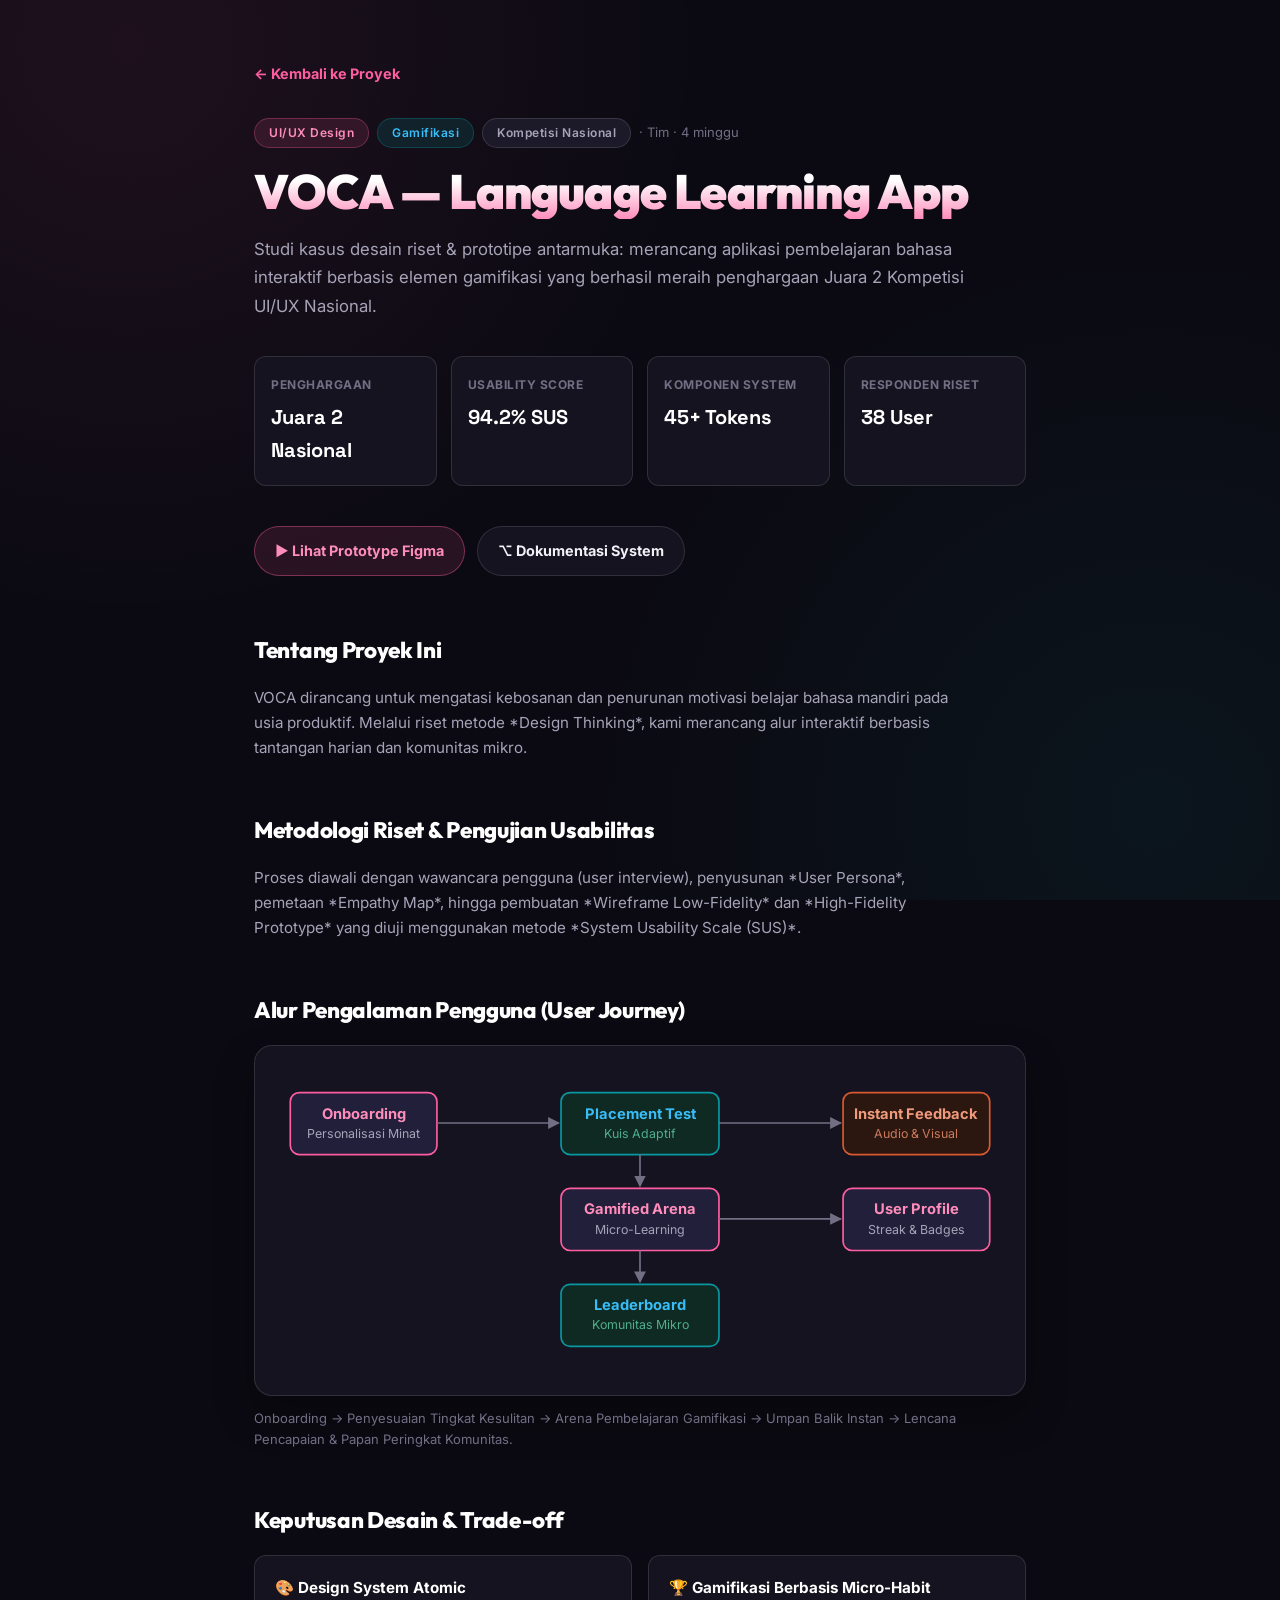
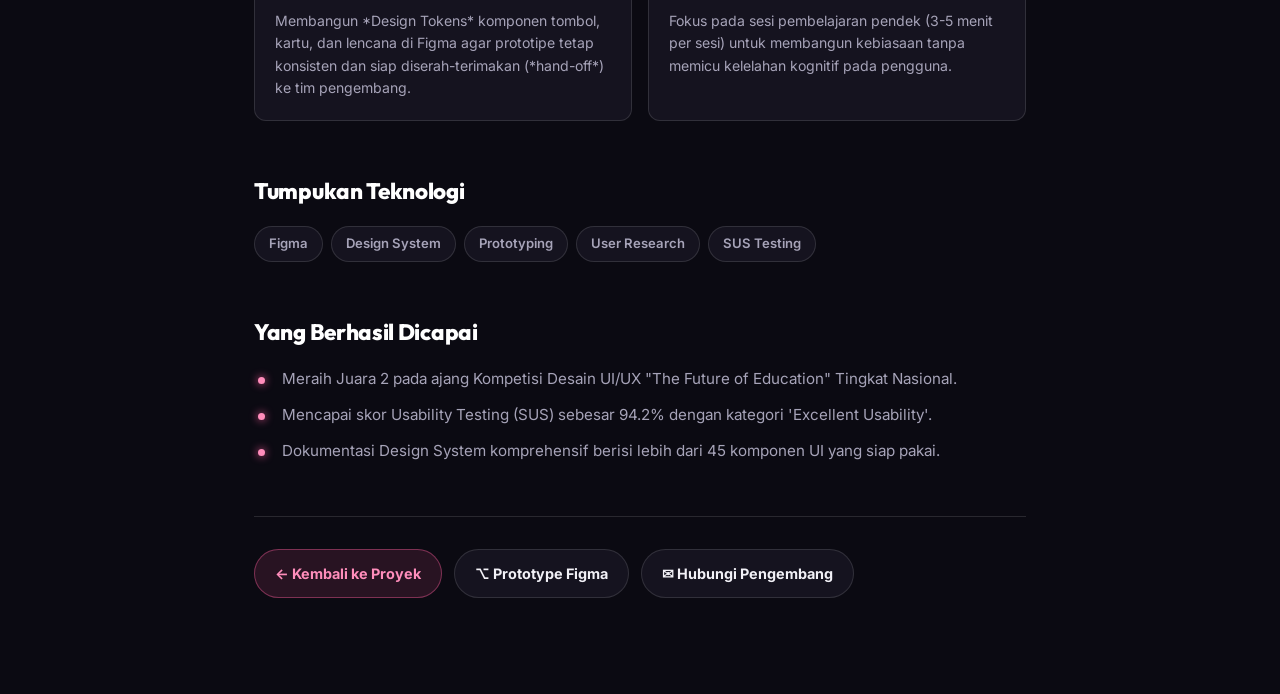
<file: detail-voca.html>
<!DOCTYPE html>
<html lang="id">
<head>
<meta charset="UTF-8">
<meta name="viewport" content="width=device-width, initial-scale=1.0">
<title>VOCA — Language Learning App — Studi Kasus UI/UX</title>
<link rel="preconnect" href="https://fonts.googleapis.com">
<link rel="preconnect" href="https://fonts.gstatic.com" crossorigin>
<link href="https://fonts.googleapis.com/css2?family=Inter:wght@400;500;600;700;800&family=Outfit:wght@600;700;800;900&family=Space+Grotesk:wght@500;700&display=swap" rel="stylesheet">
<style>
  :root {
    --bg: #0b0a12;
    --surface-1: #15131f;
    --surface-2: #1c1a29;
    --border: rgba(255, 255, 255, 0.12);
    --text-primary: #f2f1f7;
    --text-secondary: #a6a3b8;
    --text-muted: #726f85;
    --accent-pink: #fe5d9f;
    --accent-pink-bg: rgba(254, 93, 159, 0.12);
    --accent-pink-text: #ff8dbb;
    --accent-teal: #0998a1;
    --accent-teal-bg: rgba(9, 152, 161, 0.15);
    --accent-teal-text: #38bdf8;
    --accent-coral: #d85a30;
    --accent-coral-bg: #2c1710;
    --accent-coral-text: #f0997b;
    --radius: 12px;
    --radius-lg: 18px;
    --font-heading: 'Outfit', sans-serif;
    --font-body: 'Inter', sans-serif;
  }

  * { box-sizing: border-box; }
  body {
    margin: 0;
    background: var(--bg);
    color: var(--text-primary);
    font-family: var(--font-body);
    line-height: 1.65;
    background-image: 
      radial-gradient(circle at 10% 5%, rgba(254, 93, 159, 0.08) 0%, transparent 40%),
      radial-gradient(circle at 90% 90%, rgba(9, 152, 161, 0.08) 0%, transparent 40%);
    background-attachment: fixed;
  }

  .page {
    max-width: 820px;
    margin: 0 auto;
    padding: 60px 24px 96px;
  }

  .back-link {
    display: inline-flex;
    align-items: center;
    gap: 8px;
    font-size: 0.9rem;
    font-weight: 700;
    color: var(--accent-pink);
    text-decoration: none;
    margin-bottom: 32px;
    transition: transform 0.2s ease, color 0.2s ease;
  }
  .back-link:hover { 
    color: #ff8dbb;
    transform: translateX(-4px);
  }

  .tags {
    display: flex;
    align-items: center;
    gap: 8px;
    flex-wrap: wrap;
    margin-bottom: 16px;
  }
  .tag {
    font-size: 12px;
    padding: 4px 14px;
    border-radius: 999px;
    font-weight: 600;
    letter-spacing: 0.5px;
  }
  .tag--accent { background: var(--accent-pink-bg); color: var(--accent-pink-text); border: 1px solid rgba(254, 93, 159, 0.3); }
  .tag--teal { background: var(--accent-teal-bg); color: var(--accent-teal-text); border: 1px solid rgba(9, 152, 161, 0.3); }
  .tag--muted { background: var(--surface-2); color: var(--text-secondary); border: 1px solid var(--border); }
  .meta { font-size: 13px; color: var(--text-muted); }

  h1 {
    font-family: var(--font-heading);
    font-size: clamp(2.2rem, 4vw, 3rem);
    font-weight: 900;
    line-height: 1.15;
    margin: 0 0 16px;
    letter-spacing: -0.8px;
    background: linear-gradient(180deg, #ffffff 30%, #ff8dbb 100%);
    -webkit-background-clip: text;
    -webkit-text-fill-color: transparent;
  }
  .lede {
    font-size: 1.05rem;
    color: var(--text-secondary);
    max-width: 720px;
    margin: 0 0 36px;
    line-height: 1.7;
  }

  .metrics {
    display: grid;
    grid-template-columns: repeat(4, 1fr);
    gap: 14px;
    margin-bottom: 40px;
  }
  .metric {
    background: var(--surface-1);
    border: 1px solid var(--border);
    border-radius: var(--radius);
    padding: 18px 16px;
    backdrop-filter: blur(12px);
    transition: border-color 0.3s ease, transform 0.3s ease;
  }
  .metric:hover {
    border-color: rgba(254, 93, 159, 0.4);
    transform: translateY(-3px);
  }
  .metric .label { font-size: 12px; color: var(--text-muted); margin: 0 0 6px; text-transform: uppercase; font-weight: 700; letter-spacing: 0.5px; }
  .metric .value { font-size: 1.25rem; font-weight: 800; margin: 0; color: #ffffff; font-family: 'Space Grotesk', sans-serif; }

  .actions { display: flex; gap: 12px; margin-bottom: 56px; flex-wrap: wrap; }
  .btn {
    display: inline-flex;
    align-items: center;
    gap: 8px;
    font-size: 0.9rem;
    font-weight: 700;
    padding: 12px 20px;
    border-radius: 999px;
    border: 1px solid var(--border);
    background: var(--surface-1);
    color: var(--text-primary);
    text-decoration: none;
    cursor: pointer;
    transition: all 0.2s ease;
  }
  .btn--primary { 
    background: var(--accent-pink-bg); 
    border-color: rgba(254, 93, 159, 0.4); 
    color: var(--accent-pink-text); 
  }
  .btn--primary:hover { 
    background: rgba(254, 93, 159, 0.25); 
    border-color: var(--accent-pink); 
    transform: translateY(-2px);
  }
  .btn:hover { 
    border-color: var(--text-secondary); 
    transform: translateY(-2px);
  }

  section { margin-bottom: 52px; }
  h2 {
    font-family: var(--font-heading);
    font-size: 1.4rem;
    font-weight: 800;
    margin: 0 0 16px;
    color: #ffffff;
    letter-spacing: -0.3px;
  }
  section > p {
    font-size: 0.95rem;
    color: var(--text-secondary);
    max-width: 720px;
  }

  .diagram-wrap {
    background: var(--surface-1);
    border: 1px solid var(--border);
    border-radius: var(--radius-lg);
    padding: 24px;
    margin-bottom: 12px;
    overflow-x: auto;
    box-shadow: 0 20px 40px rgba(0,0,0,0.3);
  }
  .diagram-caption { font-size: 13px; color: var(--text-muted); margin: 0; line-height: 1.6; }

  svg text { font-family: inherit; }
  .node-title { font-size: 13px; font-weight: 700; }
  .node-sub { font-size: 11px; }

  .decisions {
    display: grid;
    grid-template-columns: 1fr 1fr;
    gap: 16px;
  }
  .decision-card {
    background: var(--surface-1);
    border: 1px solid var(--border);
    border-radius: var(--radius);
    padding: 20px;
    transition: border-color 0.3s ease;
  }
  .decision-card:hover {
    border-color: rgba(254, 93, 159, 0.4);
  }
  .decision-card .title {
    font-size: 0.95rem;
    font-weight: 700;
    margin: 0 0 10px;
    display: flex;
    align-items: center;
    gap: 8px;
    color: #ffffff;
  }
  .decision-card p {
    font-size: 0.88rem;
    color: var(--text-secondary);
    margin: 0;
    max-width: none;
    line-height: 1.6;
  }

  .challenge {
    border-left: 3px solid var(--accent-pink);
    padding: 4px 0 4px 18px;
    margin-bottom: 20px;
    background: rgba(255, 255, 255, 0.02);
    border-radius: 0 var(--radius) var(--radius) 0;
  }
  .challenge p { font-size: 0.9rem; margin: 0 0 6px; max-width: none; line-height: 1.6; }
  .challenge .q { color: var(--text-primary); font-weight: 700; }
  .challenge .a { color: var(--text-secondary); }
  .challenge .a b { color: #ffffff; font-weight: 700; }

  .stack { display: flex; flex-wrap: wrap; gap: 8px; }
  .stack span {
    font-size: 0.82rem;
    font-weight: 600;
    background: var(--surface-1);
    border: 1px solid var(--border);
    color: var(--text-secondary);
    padding: 6px 14px;
    border-radius: 999px;
  }

  ul.results {
    list-style: none;
    margin: 0;
    padding: 0;
    display: flex;
    flex-direction: column;
    gap: 12px;
  }
  ul.results li {
    font-size: 0.95rem;
    color: var(--text-secondary);
    padding-left: 28px;
    position: relative;
    max-width: 720px;
    line-height: 1.6;
  }
  ul.results li::before {
    content: "";
    position: absolute;
    left: 4px;
    top: 10px;
    width: 7px;
    height: 7px;
    border-radius: 50%;
    background: var(--accent-pink-text);
    box-shadow: 0 0 8px var(--accent-pink);
  }

  footer {
    border-top: 1px solid var(--border);
    padding-top: 32px;
  }

  @media (max-width: 640px) {
    .metrics { grid-template-columns: repeat(2, 1fr); }
    .decisions { grid-template-columns: 1fr; }
    h1 { font-size: 2rem; }
  }
</style>
</head>
<body>
<div class="page">

  <a class="back-link" href="proyek.html">&larr; Kembali ke Proyek</a>

  <div class="tags">
    <span class="tag tag--accent">UI/UX Design</span>
    <span class="tag tag--teal">Gamifikasi</span>
    <span class="tag tag--muted">Kompetisi Nasional</span>
    <span class="meta">&middot; Tim &middot; 4 minggu</span>
  </div>

  <h1>VOCA — Language Learning App</h1>
  <p class="lede">
    Studi kasus desain riset &amp; prototipe antarmuka: merancang aplikasi pembelajaran bahasa interaktif berbasis elemen gamifikasi yang berhasil meraih penghargaan Juara 2 Kompetisi UI/UX Nasional.
  </p>

  <div class="metrics">
    <div class="metric">
      <p class="label">Penghargaan</p>
      <p class="value">Juara 2 Nasional</p>
    </div>
    <div class="metric">
      <p class="label">Usability Score</p>
      <p class="value">94.2% SUS</p>
    </div>
    <div class="metric">
      <p class="label">Komponen System</p>
      <p class="value">45+ Tokens</p>
    </div>
    <div class="metric">
      <p class="label">Responden Riset</p>
      <p class="value">38 User</p>
    </div>
  </div>

  <div class="actions">
    <a class="btn btn--primary" href="https://figma.com" target="_blank" rel="noopener noreferrer">▶ Lihat Prototype Figma</a>
    <a class="btn" href="https://github.com/dijee04" target="_blank" rel="noopener noreferrer">⌥ Dokumentasi System</a>
  </div>

  <section>
    <h2>Tentang Proyek Ini</h2>
    <p>
      VOCA dirancang untuk mengatasi kebosanan dan penurunan motivasi belajar bahasa mandiri pada usia produktif. Melalui riset metode *Design Thinking*, kami merancang alur interaktif berbasis tantangan harian dan komunitas mikro.
    </p>
  </section>

  <section>
    <h2>Metodologi Riset &amp; Pengujian Usabilitas</h2>
    <p>
      Proses diawali dengan wawancara pengguna (user interview), penyusunan *User Persona*, pemetaan *Empathy Map*, hingga pembuatan *Wireframe Low-Fidelity* dan *High-Fidelity Prototype* yang diuji menggunakan metode *System Usability Scale (SUS)*.
    </p>
  </section>

  <section>
    <h2>Alur Pengalaman Pengguna (User Journey)</h2>
    <div class="diagram-wrap">
      <svg viewBox="0 0 640 260" style="width:100%;height:auto" role="img"
           aria-label="Diagram alur pengguna: onboarding personalisasi minat, tes penempatan kuis cepat, ruang latihan interaktif gamifikasi, umpan balik skor instan, dan pencapaian lencana di profil pengguna">
        <defs>
          <marker id="arrow" viewBox="0 0 10 10" refX="9" refY="5" markerWidth="7" markerHeight="7" orient="auto-start-reverse">
            <path d="M0,0L10,5L0,10z" fill="#726f85"/>
          </marker>
        </defs>

        <rect x="10" y="20" width="130" height="55" rx="8" fill="#211f3a" stroke="#fe5d9f" stroke-width="1.5"/>
        <text x="75" y="43" class="node-title" fill="#ff8dbb" text-anchor="middle">Onboarding</text>
        <text x="75" y="60" class="node-sub" fill="#a6a3b8" text-anchor="middle">Personalisasi Minat</text>

        <rect x="250" y="20" width="140" height="55" rx="8" fill="#0f2a22" stroke="#0998a1" stroke-width="1.5"/>
        <text x="320" y="43" class="node-title" fill="#38bdf8" text-anchor="middle">Placement Test</text>
        <text x="320" y="60" class="node-sub" fill="#4fae8c" text-anchor="middle">Kuis Adaptif</text>

        <rect x="250" y="105" width="140" height="55" rx="8" fill="#211f3a" stroke="#fe5d9f" stroke-width="1.5"/>
        <text x="320" y="128" class="node-title" fill="#ff8dbb" text-anchor="middle">Gamified Arena</text>
        <text x="320" y="145" class="node-sub" fill="#a6a3b8" text-anchor="middle">Micro-Learning</text>

        <rect x="500" y="20" width="130" height="55" rx="8" fill="#2c1710" stroke="#d85a30" stroke-width="1.5"/>
        <text x="565" y="43" class="node-title" fill="#f0997b" text-anchor="middle">Instant Feedback</text>
        <text x="565" y="60" class="node-sub" fill="#c97a5c" text-anchor="middle">Audio &amp; Visual</text>

        <rect x="500" y="105" width="130" height="55" rx="8" fill="#211f3a" stroke="#fe5d9f" stroke-width="1.5"/>
        <text x="565" y="128" class="node-title" fill="#ff8dbb" text-anchor="middle">User Profile</text>
        <text x="565" y="145" class="node-sub" fill="#a6a3b8" text-anchor="middle">Streak &amp; Badges</text>

        <rect x="250" y="190" width="140" height="55" rx="8" fill="#0f2a22" stroke="#0998a1" stroke-width="1.5"/>
        <text x="320" y="213" class="node-title" fill="#38bdf8" text-anchor="middle">Leaderboard</text>
        <text x="320" y="230" class="node-sub" fill="#4fae8c" text-anchor="middle">Komunitas Mikro</text>

        <line x1="140" y1="47" x2="248" y2="47" stroke="#726f85" stroke-width="1.5" marker-end="url(#arrow)"/>
        <line x1="320" y1="75" x2="320" y2="103" stroke="#726f85" stroke-width="1.5" marker-end="url(#arrow)"/>
        <line x1="390" y1="47" x2="498" y2="47" stroke="#726f85" stroke-width="1.5" marker-end="url(#arrow)"/>
        <line x1="390" y1="132" x2="498" y2="132" stroke="#726f85" stroke-width="1.5" marker-end="url(#arrow)"/>
        <line x1="320" y1="160" x2="320" y2="188" stroke="#726f85" stroke-width="1.5" marker-end="url(#arrow)"/>
      </svg>
    </div>
    <p class="diagram-caption">
      Onboarding &rarr; Penyesuaian Tingkat Kesulitan &rarr; Arena Pembelajaran Gamifikasi &rarr; Umpan Balik Instan &rarr; Lencana Pencapaian &amp; Papan Peringkat Komunitas.
    </p>
  </section>

  <section>
    <h2>Keputusan Desain &amp; Trade-off</h2>
    <div class="decisions">
      <div class="decision-card">
        <p class="title">🎨 Design System Atomic</p>
        <p>
          Membangun *Design Tokens* komponen tombol, kartu, dan lencana di Figma agar prototipe tetap konsisten dan siap diserah-terimakan (*hand-off*) ke tim pengembang.
        </p>
      </div>
      <div class="decision-card">
        <p class="title">🏆 Gamifikasi Berbasis Micro-Habit</p>
        <p>
          Fokus pada sesi pembelajaran pendek (3-5 menit per sesi) untuk membangun kebiasaan tanpa memicu kelelahan kognitif pada pengguna.
        </p>
      </div>
    </div>
  </section>

  <section>
    <h2>Tumpukan Teknologi</h2>
    <div class="stack">
      <span>Figma</span>
      <span>Design System</span>
      <span>Prototyping</span>
      <span>User Research</span>
      <span>SUS Testing</span>
    </div>
  </section>

  <section>
    <h2>Yang Berhasil Dicapai</h2>
    <ul class="results">
      <li>Meraih Juara 2 pada ajang Kompetisi Desain UI/UX "The Future of Education" Tingkat Nasional.</li>
      <li>Mencapai skor Usability Testing (SUS) sebesar 94.2% dengan kategori 'Excellent Usability'.</li>
      <li>Dokumentasi Design System komprehensif berisi lebih dari 45 komponen UI yang siap pakai.</li>
    </ul>
  </section>

  <footer>
    <div class="actions" style="margin-bottom:0;">
      <a class="btn btn--primary" href="proyek.html">&larr; Kembali ke Proyek</a>
      <a class="btn" href="https://figma.com" target="_blank" rel="noopener noreferrer">⌥ Prototype Figma</a>
      <a class="btn" href="index.html#kontak">✉ Hubungi Pengembang</a>
    </div>
  </footer>

</div>
</body>
</html>
</file>
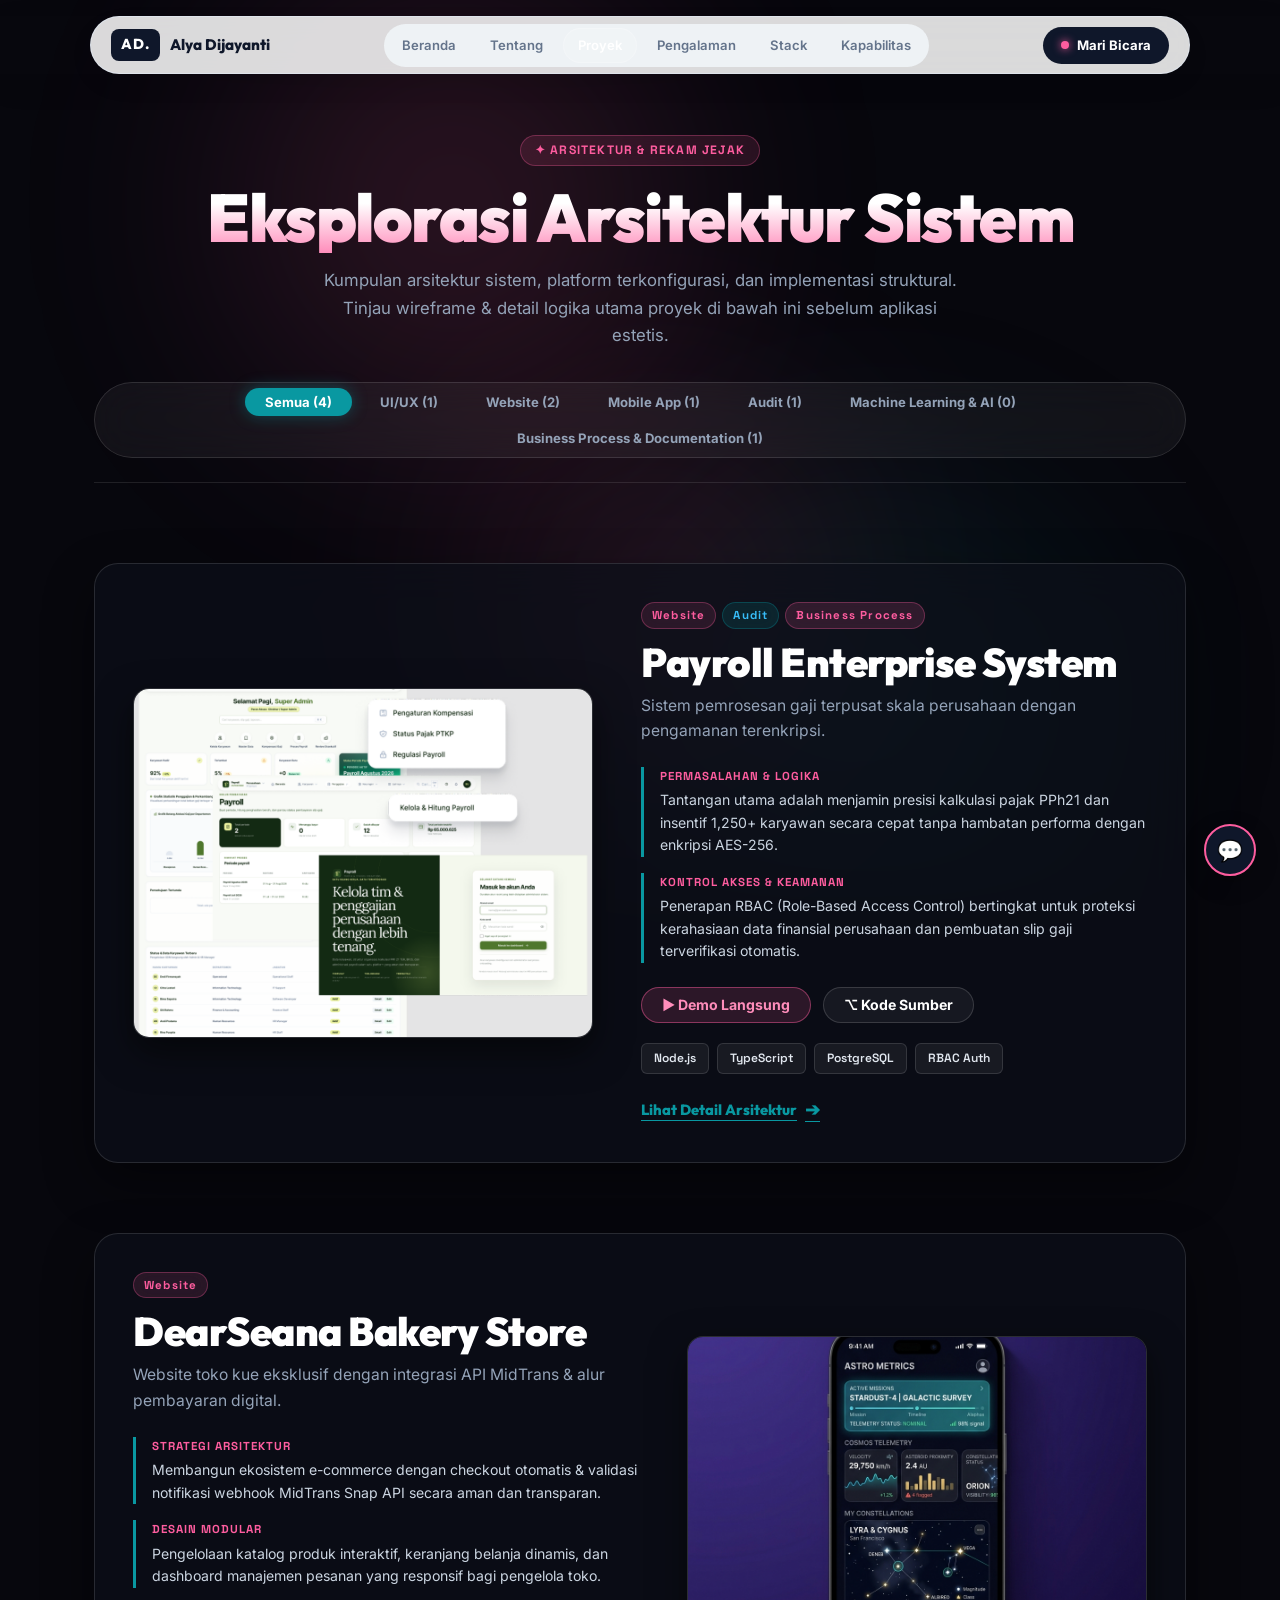
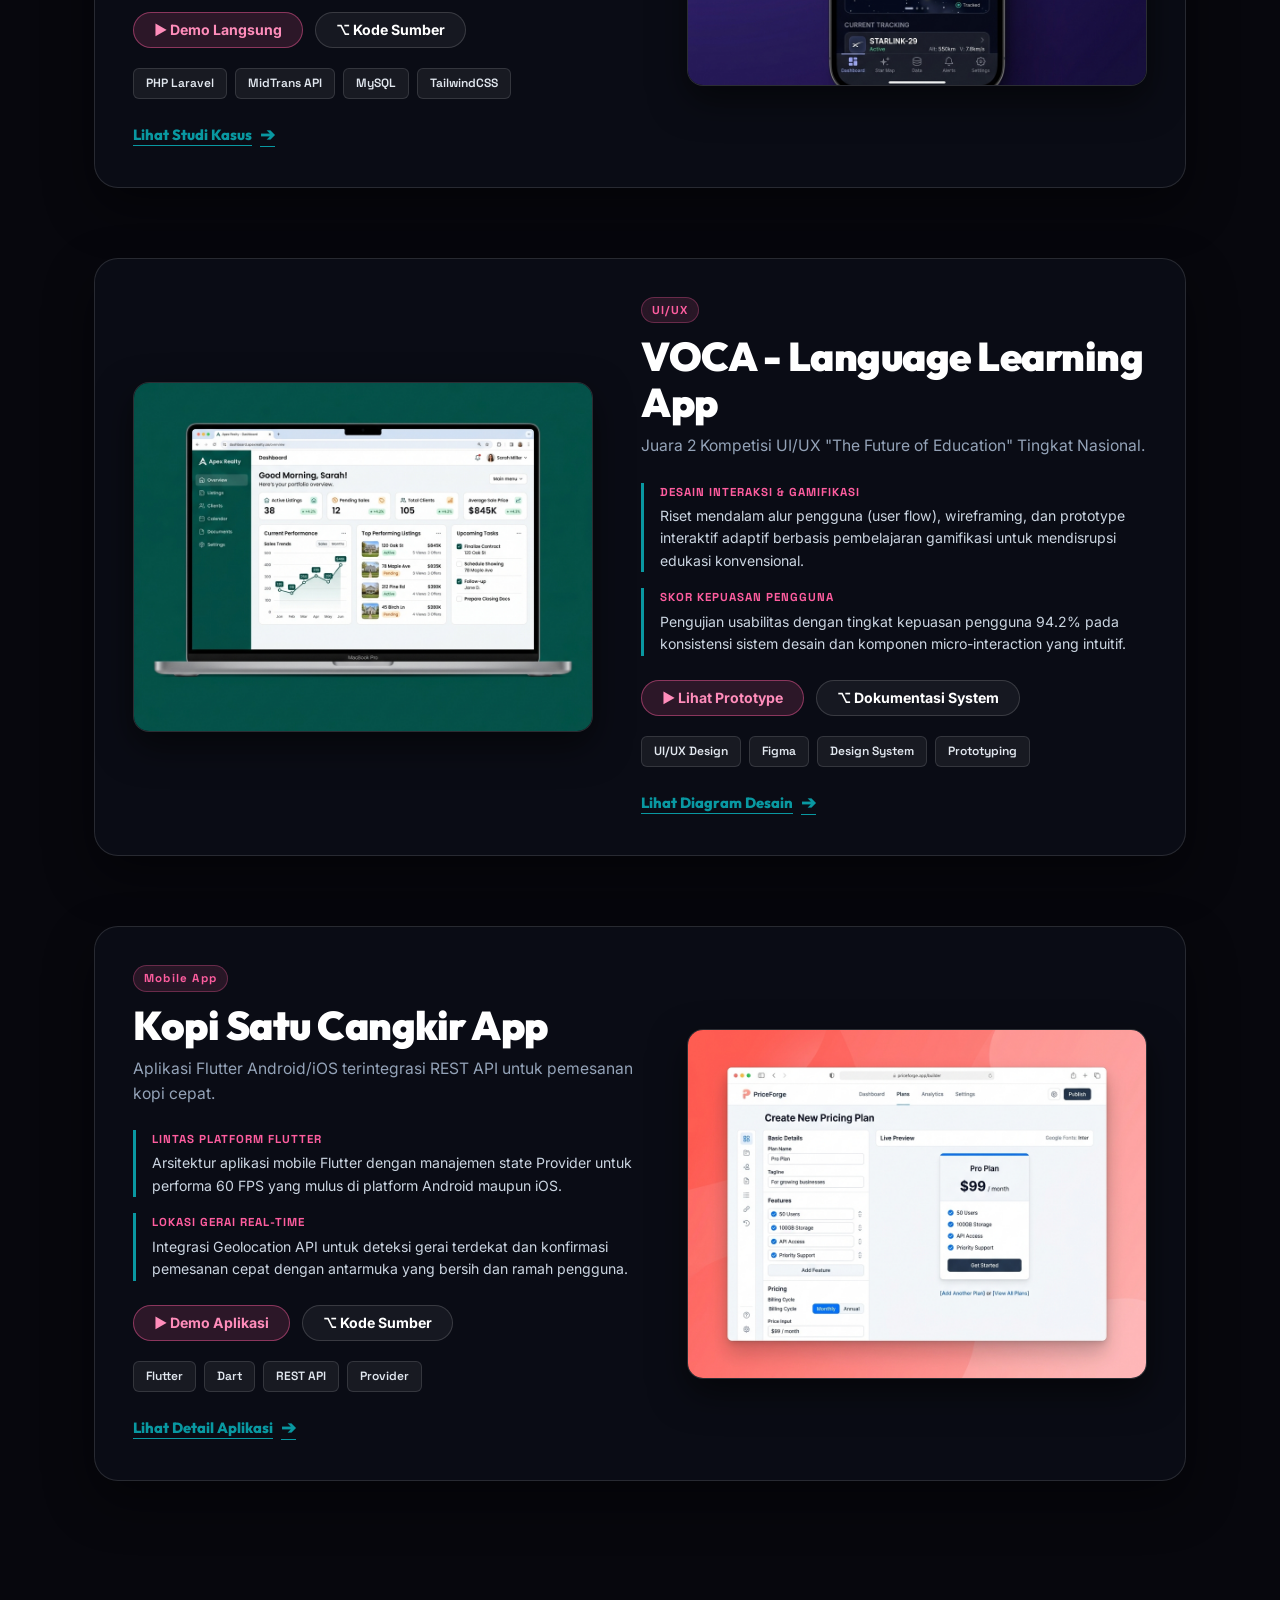
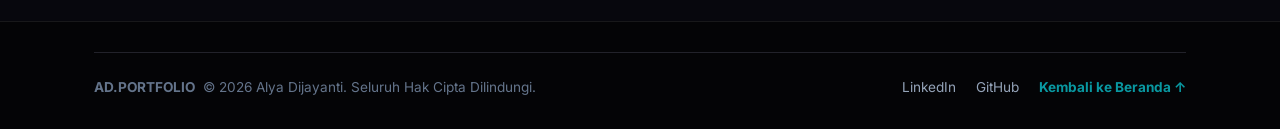
<file: proyek.html>
<!DOCTYPE html>
<html lang="id">

<head>
    <meta charset="UTF-8">
    <meta name="viewport" content="width=device-width, initial-scale=1.0">
    <title>Karya &amp; Proyek — Alya Dijayanti</title>
    <meta name="description"
        content="Galeri portofolio arsitektur sistem dan aplikasi oleh Alya Dijayanti dengan tampilan zig-zag interaktif.">

    <!-- Google Fonts -->
    <link rel="preconnect" href="https://fonts.googleapis.com">
    <link rel="preconnect" href="https://fonts.gstatic.com" crossorigin>
    <link
        href="https://fonts.googleapis.com/css2?family=Inter:wght@300;400;500;600;700;800&family=Outfit:wght@400;500;700;900&family=Space+Grotesk:wght@500;700&display=swap"
        rel="stylesheet">

    <link rel="icon" type="image/png" href="assets/pixel_heart.png">
    <link rel="stylesheet" href="style.css?v=5.0">
</head>

<body class="stacked-sticky-page">

    <!-- Ambient Radiance Background Fixed Orbs -->
    <div class="fixed-radiance-bg">
        <div class="radiance-orb orb-violet"></div>
        <div class="radiance-orb orb-teal"></div>
        <div class="radiance-orb orb-pink"></div>
    </div>

    <!-- 1. Header / Navigasi Melayang (Sticky Top Navbar) -->
    <header class="top-nav">
        <div class="nav-container">
            <a href="index.html" class="nav-brand">
                <span class="brand-logo">AD.</span>
                <span class="brand-name">Alya Dijayanti</span>
            </a>

            <nav class="nav-pill-menu">
                <a href="index.html#hero" class="nav-link">Beranda</a>
                <a href="index.html#tentang" class="nav-link">Tentang</a>
                <a href="proyek.html" class="nav-link active" style="color: #ffffff; background: rgba(255,255,255,0.15); border: 1px solid rgba(255,255,255,0.2);">Proyek</a>
                <a href="index.html#pengalaman" class="nav-link">Pengalaman</a>
                <a href="index.html#stack" class="nav-link">Stack</a>
                <a href="index.html#kapabilitas" class="nav-link">Kapabilitas</a>
            </nav>

            <div class="nav-cta-wrapper">
                <a href="index.html#kontak" class="nav-cta-btn">
                    <span class="status-dot"></span>
                    Mari Bicara
                </a>
            </div>
        </div>
    </header>

    <!-- Floating Quick Contact Widget -->
    <div class="floating-widget">
        <button class="widget-btn" id="widget-toggle" title="Menu Kontak Cepat">
            <span class="widget-icon">💬</span>
        </button>
        <div class="widget-menu hidden" id="widget-dropdown">
            <a href="mailto:dijayantialya4@gmail.com" class="widget-item">✉️ Surel</a>
            <a href="https://www.linkedin.com/in/alya-dijayanti-4a0588291" target="_blank" rel="noopener noreferrer" class="widget-item">🔗 LinkedIn</a>
            <a href="https://github.com/dijee04" target="_blank" rel="noopener noreferrer" class="widget-item">💻 GitHub</a>
        </div>
    </div>

    <!-- Page Hero Banner Header & Category Filter Pills (Rata Tengah) -->
    <div class="proyek-page-hero" style="padding: 125px 24px 30px 24px; max-width: 1140px; margin: 0 auto; position: relative; z-index: 5; text-align: center;">
        <div style="display: flex; justify-content: center; width: 100%;">
            <span class="sticky-project-badge" style="margin-top: 10px; margin-bottom: 16px;">✦ ARSITEKTUR &amp; REKAM JEJAK</span>
        </div>
        <h1 class="gradient-headline" style="font-size: clamp(2.6rem, 5.5vw, 4.2rem); margin-bottom: 14px; text-align: center;">Eksplorasi Arsitektur Sistem</h1>
        <p class="sticky-project-sub" style="max-width: 640px; margin: 0 auto 32px auto; text-align: center; color: #94a3b8;">
            Kumpulan arsitektur sistem, platform terkonfigurasi, dan implementasi struktural. Tinjau wireframe &amp; detail logika utama proyek di bawah ini sebelum aplikasi estetis.
        </p>

        <!-- Category Filter Pills Interaktif (Rata Tengah) -->
        <div class="segmented-pill-nav project-filter-nav" style="justify-content: center; gap: 8px; margin-bottom: 24px; flex-wrap: wrap;">
            <button class="pill-nav-item filter-btn active" data-filter="all">Semua <span class="filter-count">(4)</span></button>
            <button class="pill-nav-item filter-btn" data-filter="uiux">UI/UX <span class="filter-count">(1)</span></button>
            <button class="pill-nav-item filter-btn" data-filter="website">Website <span class="filter-count">(2)</span></button>
            <button class="pill-nav-item filter-btn" data-filter="mobile">Mobile App <span class="filter-count">(1)</span></button>
            <button class="pill-nav-item filter-btn" data-filter="audit">Audit <span class="filter-count">(1)</span></button>
            <button class="pill-nav-item filter-btn" data-filter="ai">Machine Learning &amp; AI <span class="filter-count">(0)</span></button>
            <button class="pill-nav-item filter-btn" data-filter="business">Business Process &amp; Documentation <span class="filter-count">(1)</span></button>
        </div>
        
        <hr style="border: none; border-bottom: 1px solid rgba(255, 255, 255, 0.1); margin-top: 20px; margin-bottom: 40px;">
    </div>

    <!-- Main Alternating Zig-Zag Projects Showcase Wrapper -->
    <main class="proyek-zigzag-container">

        <!-- PROYEK 01: PAYROLL ENTERPRISE SYSTEM (WEBSITE, AUDIT, BUSINESS PROCESS) -->
        <article class="zigzag-project-card" id="project-1" data-category="website audit business">
            
            <!-- Kolom Media Box (Kiri) -->
            <div class="zigzag-media-col">
                <a href="detail-payroll.html" class="zigzag-media-box" style="display: block;">
                    <img src="assets/project_payroll.png" alt="Payroll Enterprise System Preview" class="zigzag-media-img">
                </a>
            </div>

            <!-- Kolom Informasi Konten (Kanan) -->
            <div class="zigzag-info-col">
                <div style="display: flex; gap: 6px; flex-wrap: wrap; margin-bottom: 10px;">
                    <span class="sticky-project-badge" style="font-size: 0.72rem; padding: 3px 10px; margin-bottom: 0;">Website</span>
                    <span class="sticky-project-badge" style="font-size: 0.72rem; padding: 3px 10px; margin-bottom: 0; background: rgba(9, 152, 161, 0.15); color: #38bdf8; border-color: rgba(9, 152, 161, 0.3);">Audit</span>
                    <span class="sticky-project-badge" style="font-size: 0.72rem; padding: 3px 10px; margin-bottom: 0; background: rgba(254, 93, 159, 0.15); color: #fe5d9f; border-color: rgba(254, 93, 159, 0.3);">Business Process</span>
                </div>
                <h2 class="zigzag-title"><a href="detail-payroll.html" style="color: inherit; text-decoration: none;">Payroll Enterprise System</a></h2>
                <p class="zigzag-subtitle">Sistem pemrosesan gaji terpusat skala perusahaan dengan pengamanan terenkripsi.</p>

                <!-- Callout Blocks dengan Garis Aksis Kiri -->
                <div class="zigzag-callouts">
                    <div class="zigzag-callout-item">
                        <span class="zigzag-callout-label">PERMASALAHAN &amp; LOGIKA</span>
                        <p class="zigzag-callout-text">
                            Tantangan utama adalah menjamin presisi kalkulasi pajak PPh21 dan insentif 1,250+ karyawan secara cepat tanpa hambatan performa dengan enkripsi AES-256.
                        </p>
                    </div>

                    <div class="zigzag-callout-item">
                        <span class="zigzag-callout-label">KONTROL AKSES &amp; KEAMANAN</span>
                        <p class="zigzag-callout-text">
                            Penerapan RBAC (Role-Based Access Control) bertingkat untuk proteksi kerahasiaan data finansial perusahaan dan pembuatan slip gaji terverifikasi otomatis.
                        </p>
                    </div>
                </div>

                <!-- Action Buttons (Demo Langsung & Kode Sumber) -->
                <div class="card-action-buttons">
                    <a href="https://github.com/dijee04" target="_blank" rel="noopener noreferrer" class="btn-card-action btn-card-primary">
                        ▶ Demo Langsung
                    </a>
                    <a href="https://github.com/dijee04/payroll-enterprise" target="_blank" rel="noopener noreferrer" class="btn-card-action btn-card-secondary">
                        ⌥ Kode Sumber
                    </a>
                </div>

                <!-- Tech Stack Pills -->
                <div class="zigzag-tech-pills">
                    <span class="tech-pill-box">Node.js</span>
                    <span class="tech-pill-box">TypeScript</span>
                    <span class="tech-pill-box">PostgreSQL</span>
                    <span class="tech-pill-box">RBAC Auth</span>
                </div>

                <!-- Action Links -->
                <div class="zigzag-actions">
                    <a href="detail-payroll.html" class="zigzag-action-link">
                        Lihat Detail Arsitektur <span class="arrow">➔</span>
                    </a>
                </div>
            </div>

        </article>


        <!-- PROYEK 02: DEARSEANA STORE (WEBSITE) -->
        <article class="zigzag-project-card reverse-layout" id="project-2" data-category="website">
            
            <!-- Kolom Informasi Konten (Kiri) -->
            <div class="zigzag-info-col">
                <div style="display: flex; gap: 6px; flex-wrap: wrap; margin-bottom: 10px;">
                    <span class="sticky-project-badge" style="font-size: 0.72rem; padding: 3px 10px; margin-bottom: 0;">Website</span>
                </div>
                <h2 class="zigzag-title"><a href="detail-dearseana.html" style="color: inherit; text-decoration: none;">DearSeana Bakery Store</a></h2>
                <p class="zigzag-subtitle">Website toko kue eksklusif dengan integrasi API MidTrans &amp; alur pembayaran digital.</p>

                <!-- Callout Blocks dengan Garis Aksis Kiri -->
                <div class="zigzag-callouts">
                    <div class="zigzag-callout-item">
                        <span class="zigzag-callout-label">STRATEGI ARSITEKTUR</span>
                        <p class="zigzag-callout-text">
                            Membangun ekosistem e-commerce dengan checkout otomatis &amp; validasi notifikasi webhook MidTrans Snap API secara aman dan transparan.
                        </p>
                    </div>

                    <div class="zigzag-callout-item">
                        <span class="zigzag-callout-label">DESAIN MODULAR</span>
                        <p class="zigzag-callout-text">
                            Pengelolaan katalog produk interaktif, keranjang belanja dinamis, dan dashboard manajemen pesanan yang responsif bagi pengelola toko.
                        </p>
                    </div>
                </div>

                <!-- Action Buttons (Demo Langsung & Kode Sumber) -->
                <div class="card-action-buttons">
                    <a href="https://github.com/dijee04" target="_blank" rel="noopener noreferrer" class="btn-card-action btn-card-primary">
                        ▶ Demo Langsung
                    </a>
                    <a href="https://github.com/dijee04" target="_blank" rel="noopener noreferrer" class="btn-card-action btn-card-secondary">
                        ⌥ Kode Sumber
                    </a>
                </div>

                <!-- Tech Stack Pills -->
                <div class="zigzag-tech-pills">
                    <span class="tech-pill-box">PHP Laravel</span>
                    <span class="tech-pill-box">MidTrans API</span>
                    <span class="tech-pill-box">MySQL</span>
                    <span class="tech-pill-box">TailwindCSS</span>
                </div>

                <!-- Action Links -->
                <div class="zigzag-actions">
                    <a href="detail-dearseana.html" class="zigzag-action-link">
                        Lihat Studi Kasus <span class="arrow">➔</span>
                    </a>
                </div>
            </div>

            <!-- Kolom Media Box (Kanan) -->
            <div class="zigzag-media-col">
                <a href="detail-dearseana.html" class="zigzag-media-box" style="display: block;">
                    <img src="assets/project_najm.png" alt="DearSeana Bakery Store Preview" class="zigzag-media-img">
                </a>
            </div>

        </article>


        <!-- PROYEK 03: VOCA LANGUAGE APP (UI/UX) -->
        <article class="zigzag-project-card" id="project-3" data-category="uiux">
            
            <!-- Kolom Media Box (Kiri) -->
            <div class="zigzag-media-col">
                <a href="detail-voca.html" class="zigzag-media-box" style="display: block;">
                    <img src="assets/project_domus.png" alt="VOCA Language Learning App Preview" class="zigzag-media-img">
                </a>
            </div>

            <!-- Kolom Informasi Konten (Kanan) -->
            <div class="zigzag-info-col">
                <div style="display: flex; gap: 6px; flex-wrap: wrap; margin-bottom: 10px;">
                    <span class="sticky-project-badge" style="font-size: 0.72rem; padding: 3px 10px; margin-bottom: 0;">UI/UX</span>
                </div>
                <h2 class="zigzag-title"><a href="detail-voca.html" style="color: inherit; text-decoration: none;">VOCA - Language Learning App</a></h2>
                <p class="zigzag-subtitle">Juara 2 Kompetisi UI/UX "The Future of Education" Tingkat Nasional.</p>

                <!-- Callout Blocks dengan Garis Aksis Kiri -->
                <div class="zigzag-callouts">
                    <div class="zigzag-callout-item">
                        <span class="zigzag-callout-label">DESAIN INTERAKSI &amp; GAMIFIKASI</span>
                        <p class="zigzag-callout-text">
                            Riset mendalam alur pengguna (user flow), wireframing, dan prototype interaktif adaptif berbasis pembelajaran gamifikasi untuk mendisrupsi edukasi konvensional.
                        </p>
                    </div>

                    <div class="zigzag-callout-item">
                        <span class="zigzag-callout-label">SKOR KEPUASAN PENGGUNA</span>
                        <p class="zigzag-callout-text">
                            Pengujian usabilitas dengan tingkat kepuasan pengguna 94.2% pada konsistensi sistem desain dan komponen micro-interaction yang intuitif.
                        </p>
                    </div>
                </div>

                <!-- Action Buttons (Demo Langsung & Kode Sumber) -->
                <div class="card-action-buttons">
                    <a href="https://figma.com" target="_blank" rel="noopener noreferrer" class="btn-card-action btn-card-primary">
                        ▶ Lihat Prototype
                    </a>
                    <a href="https://github.com/dijee04" target="_blank" rel="noopener noreferrer" class="btn-card-action btn-card-secondary">
                        ⌥ Dokumentasi System
                    </a>
                </div>

                <!-- Tech Stack Pills -->
                <div class="zigzag-tech-pills">
                    <span class="tech-pill-box">UI/UX Design</span>
                    <span class="tech-pill-box">Figma</span>
                    <span class="tech-pill-box">Design System</span>
                    <span class="tech-pill-box">Prototyping</span>
                </div>

                <!-- Action Links -->
                <div class="zigzag-actions">
                    <a href="detail-voca.html" class="zigzag-action-link">
                        Lihat Diagram Desain <span class="arrow">➔</span>
                    </a>
                </div>
            </div>

        </article>


        <!-- PROYEK 04: KOPI SATU CANGKIR (MOBILE APP) -->
        <article class="zigzag-project-card reverse-layout" id="project-4" data-category="mobile">
            
            <!-- Kolom Informasi Konten (Kiri) -->
            <div class="zigzag-info-col">
                <div style="display: flex; gap: 6px; flex-wrap: wrap; margin-bottom: 10px;">
                    <span class="sticky-project-badge" style="font-size: 0.72rem; padding: 3px 10px; margin-bottom: 0;">Mobile App</span>
                </div>
                <h2 class="zigzag-title"><a href="detail-kopi.html" style="color: inherit; text-decoration: none;">Kopi Satu Cangkir App</a></h2>
                <p class="zigzag-subtitle">Aplikasi Flutter Android/iOS terintegrasi REST API untuk pemesanan kopi cepat.</p>

                <!-- Callout Blocks dengan Garis Aksis Kiri -->
                <div class="zigzag-callouts">
                    <div class="zigzag-callout-item">
                        <span class="zigzag-callout-label">LINTAS PLATFORM FLUTTER</span>
                        <p class="zigzag-callout-text">
                            Arsitektur aplikasi mobile Flutter dengan manajemen state Provider untuk performa 60 FPS yang mulus di platform Android maupun iOS.
                        </p>
                    </div>

                    <div class="zigzag-callout-item">
                        <span class="zigzag-callout-label">LOKASI GERAI REAL-TIME</span>
                        <p class="zigzag-callout-text">
                            Integrasi Geolocation API untuk deteksi gerai terdekat dan konfirmasi pemesanan cepat dengan antarmuka yang bersih dan ramah pengguna.
                        </p>
                    </div>
                </div>

                <!-- Action Buttons (Demo Langsung & Kode Sumber) -->
                <div class="card-action-buttons">
                    <a href="https://github.com/dijee04" target="_blank" rel="noopener noreferrer" class="btn-card-action btn-card-primary">
                        ▶ Demo Aplikasi
                    </a>
                    <a href="https://github.com/dijee04" target="_blank" rel="noopener noreferrer" class="btn-card-action btn-card-secondary">
                        ⌥ Kode Sumber
                    </a>
                </div>

                <!-- Tech Stack Pills -->
                <div class="zigzag-tech-pills">
                    <span class="tech-pill-box">Flutter</span>
                    <span class="tech-pill-box">Dart</span>
                    <span class="tech-pill-box">REST API</span>
                    <span class="tech-pill-box">Provider</span>
                </div>

                <!-- Action Links -->
                <div class="zigzag-actions">
                    <a href="detail-kopi.html" class="zigzag-action-link">
                        Lihat Detail Aplikasi <span class="arrow">➔</span>
                    </a>
                </div>
            </div>

            <!-- Kolom Media Box (Kanan) -->
            <div class="zigzag-media-col">
                <a href="detail-kopi.html" class="zigzag-media-box" style="display: block;">
                    <img src="assets/project_kivi.png" alt="Kopi Satu Cangkir App Preview" class="zigzag-media-img">
                </a>
            </div>

        </article>

        <!-- Element Pemberitahuan Kosong (Kategori Tanpa Proyek) -->
        <div id="no-projects-notice" style="text-align: center; padding: 60px 20px; color: #94a3b8; background: rgba(255,255,255,0.03); border: 1px dashed rgba(255,255,255,0.12); border-radius: 16px; margin: 20px 0; display: none;">
            <p style="font-size: 1.1rem; font-weight: 700; color: #ffffff; margin-bottom: 8px;">Belum Ada Proyek Dalam Kategori Ini</p>
            <p style="font-size: 0.9rem;">Proyek untuk kategori ini sedang dalam tahap riset &amp; pengujian arsitektur.</p>
        </div>

    </main>

    <!-- Footer Kaki Halaman -->

    <!-- Footer Kaki Halaman -->
    <footer class="main-footer" style="background-color: #040406; border-top: 1px solid rgba(255,255,255,0.08); margin-top: 60px; padding: 30px 0;">
        <div class="section-container" style="max-width: 1140px; margin: 0 auto; padding: 0 24px;">
            <div class="footer-bottom-bar" style="color: #64748b; font-size: 0.85rem; display: flex; justify-content: space-between; align-items: center; flex-wrap: wrap; gap: 16px;">
                <p><strong>AD.PORTFOLIO</strong> &nbsp;© 2026 Alya Dijayanti. Seluruh Hak Cipta Dilindungi.</p>
                <div class="footer-legal" style="display: flex; gap: 20px;">
                    <a href="https://www.linkedin.com/in/alya-dijayanti-4a0588291" target="_blank" rel="noopener noreferrer" style="color: #94a3b8; text-decoration: none;">LinkedIn</a>
                    <a href="https://github.com/dijee04" target="_blank" rel="noopener noreferrer" style="color: #94a3b8; text-decoration: none;">GitHub</a>
                    <a href="index.html#hero" style="color: #0998a1; text-decoration: none; font-weight: 700;">Kembali ke Beranda ↑</a>
                </div>
            </div>
        </div>
    </footer>

    <!-- Scripts -->
    <script src="proyek.js?v=5.0"></script>
</body>

</html>
</file>
<file: style.css>
/* ==========================================================================
   Alya Dijayanti - Portfolio Styling (Sesuai Desain Reference Image)
   ========================================================================== */

/* --- CSS Variables & Design Tokens --- */
:root {
    /* Color Palette */
    --color-bg-light: #f7f8fa;
    --color-bg-light-alt: #ffffff;
    --color-bg-dark: #0a0a0c;
    --color-bg-dark-card: #121216;
    --color-bg-dark-hover: #1a1a20;

    --color-neon-green: #fe5d9f;
    --color-neon-green-glow: rgba(254, 93, 159, 0.35);
    --color-neon-green-dark: #0998A1;

    --color-text-dark: #0f172a;
    --color-text-muted: #64748b;
    --color-text-light: #f8fafc;
    --color-text-light-muted: #94a3b8;

    --color-border-light: #e2e8f0;
    --color-border-dark: #22222a;
    --color-border-neon: rgba(254, 93, 159, 0.4);

    /* Fonts */
    --font-heading: 'Outfit', 'Space Grotesk', sans-serif;
    --font-body: 'Inter', sans-serif;
    --font-mono: 'Space Grotesk', monospace;

    /* Spacing & Layout */
    --max-width: 1240px;
    --nav-height: 76px;
    --radius-sm: 8px;
    --radius-md: 14px;
    --radius-lg: 24px;
    --radius-pill: 9999px;

    /* Transitions */
    --transition-fast: 0.2s cubic-bezier(0.16, 1, 0.3, 1);
    --transition-smooth: 0.35s cubic-bezier(0.16, 1, 0.3, 1);
}

/* --- Global Reset & Base Styles --- */
*, *::before, *::after {
    box-sizing: border-box;
    margin: 0;
    padding: 0;
}

html {
    scroll-behavior: smooth;
    font-size: 16px;
}

body {
    font-family: var(--font-body);
    background-color: var(--color-bg-light);
    color: var(--color-text-dark);
    line-height: 1.6;
    overflow-x: hidden;
    -webkit-font-smoothing: antialiased;
}

a {
    color: inherit;
    text-decoration: none;
}

button {
    cursor: pointer;
    border: none;
    background: none;
    font-family: inherit;
}

img {
    max-width: 100%;
    height: auto;
    display: block;
}

.section-container {
    max-width: var(--max-width);
    margin: 0 auto;
    padding: 90px 24px;
}

/* --- Typography Helpers --- */
.section-tagline {
    font-family: var(--font-mono);
    font-size: 0.85rem;
    font-weight: 700;
    letter-spacing: 2px;
    color: var(--color-text-muted);
    display: block;
    margin-bottom: 12px;
    text-transform: uppercase;
}

.section-tagline-neon {
    font-family: var(--font-mono);
    font-size: 0.85rem;
    font-weight: 700;
    letter-spacing: 2px;
    color: var(--color-neon-green);
    display: block;
    margin-bottom: 12px;
    text-transform: uppercase;
}

.text-neon-glow {
    color: var(--color-neon-green);
    text-shadow: 0 0 16px var(--color-neon-green-glow);
}

.text-neon {
    color: var(--color-neon-green);
}

.text-white {
    color: #ffffff !important;
}

.text-light-muted {
    color: var(--color-text-light-muted) !important;
}

.text-dark-bold {
    color: var(--color-text-dark);
    font-weight: 900;
}

.text-dark-stroke {
    -webkit-text-stroke: 1.5px var(--color-text-dark);
    color: transparent;
}

.highlight-green {
    background: linear-gradient(120deg, rgba(254, 93, 159, 0.25) 0%, rgba(246, 134, 189, 0.5) 100%);
    padding: 2px 10px;
    border-radius: var(--radius-sm);
    color: #5e0b35;
    font-weight: 800;
}

/* ==========================================================================
   1. Header & Navigasi Melayang (Floating Pill Nav)
   ========================================================================== */
.top-nav {
    position: fixed;
    top: 16px;
    left: 0;
    right: 0;
    z-index: 1000;
    display: flex;
    justify-content: center;
    padding: 0 20px;
}

.nav-container {
    display: flex;
    align-items: center;
    justify-content: space-between;
    width: 100%;
    max-width: 1100px;
    height: 58px;
    background: rgba(255, 255, 255, 0.85);
    backdrop-filter: blur(16px);
    -webkit-backdrop-filter: blur(16px);
    border: 1px solid rgba(226, 232, 240, 0.8);
    border-radius: var(--radius-pill);
    padding: 0 20px;
    box-shadow: 0 10px 30px rgba(0, 0, 0, 0.04);
}

.nav-brand {
    display: flex;
    align-items: center;
    gap: 10px;
    font-family: var(--font-heading);
    font-weight: 800;
}

.brand-logo {
    background: var(--color-text-dark);
    color: #ffffff;
    padding: 4px 10px;
    border-radius: 8px;
    font-size: 0.9rem;
    letter-spacing: 1px;
}

.brand-name {
    font-size: 0.95rem;
    color: var(--color-text-dark);
}

.nav-pill-menu {
    display: flex;
    align-items: center;
    gap: 6px;
    background: rgba(241, 245, 249, 0.9);
    padding: 4px;
    border-radius: var(--radius-pill);
}

.nav-link {
    font-size: 0.82rem;
    font-weight: 600;
    color: var(--color-text-muted);
    padding: 6px 14px;
    border-radius: var(--radius-pill);
    transition: var(--transition-fast);
}

.nav-link:hover {
    color: var(--color-text-dark);
    background: #ffffff;
    box-shadow: 0 2px 8px rgba(0,0,0,0.05);
}

.nav-cta-btn {
    display: inline-flex;
    align-items: center;
    gap: 8px;
    background: var(--color-text-dark);
    color: #ffffff;
    font-size: 0.82rem;
    font-weight: 700;
    padding: 8px 18px;
    border-radius: var(--radius-pill);
    transition: var(--transition-smooth);
}

.nav-cta-btn:hover {
    background: #000000;
    transform: translateY(-1px);
    box-shadow: 0 6px 16px rgba(0, 0, 0, 0.15);
}

.status-dot {
    width: 8px;
    height: 8px;
    background-color: var(--color-neon-green);
    border-radius: 50%;
    box-shadow: 0 0 8px var(--color-neon-green);
    animation: pulseDot 2s infinite;
}

@keyframes pulseDot {
    0%, 100% { opacity: 1; transform: scale(1); }
    50% { opacity: 0.4; transform: scale(0.85); }
}

/* Widget Melayang Kontak Cepat */
.floating-widget {
    position: fixed;
    bottom: 24px;
    right: 24px;
    z-index: 999;
}

.widget-btn {
    width: 52px;
    height: 52px;
    border-radius: 50%;
    background: var(--color-text-dark);
    color: #ffffff;
    display: flex;
    align-items: center;
    justify-content: center;
    font-size: 1.3rem;
    box-shadow: 0 8px 24px rgba(0,0,0,0.2);
    transition: var(--transition-smooth);
    border: 2px solid var(--color-neon-green);
}

.widget-btn:hover {
    transform: scale(1.08);
}

.widget-menu {
    position: absolute;
    bottom: 64px;
    right: 0;
    background: #ffffff;
    border: 1px solid var(--color-border-light);
    border-radius: var(--radius-md);
    padding: 8px;
    box-shadow: 0 12px 32px rgba(0,0,0,0.12);
    display: flex;
    flex-direction: column;
    gap: 4px;
    min-width: 150px;
}

.widget-menu.hidden {
    display: none;
}

.widget-item {
    font-size: 0.85rem;
    font-weight: 600;
    padding: 8px 12px;
    border-radius: var(--radius-sm);
    color: var(--color-text-dark);
    transition: var(--transition-fast);
}

.widget-item:hover {
    background: var(--color-bg-light);
}

/* ==========================================================================
   2. Hero Section (Latar Terang & Glow Accent & Floating Pixel Assets)
   ========================================================================== */
.hero-section {
    position: relative;
    width: 100%;
    padding-top: calc(var(--nav-height) + 16px);
    padding-bottom: 60px;
    background-color: var(--color-bg-light);
    display: flex;
    flex-direction: column;
    align-items: center;
    justify-content: center;
    text-align: center;
    overflow: hidden;
}

.text-fluid-gradient {
    color: #0f172a !important;
    background: none !important;
    -webkit-background-clip: initial !important;
    -webkit-text-fill-color: #0f172a !important;
    text-shadow: 0 0 32px rgba(255, 61, 143, 0.75),
                 0 0 65px rgba(255, 46, 147, 0.55),
                 0 0 95px rgba(9, 152, 161, 0.4);
    filter: drop-shadow(0 0 28px rgba(255, 61, 143, 0.65));
    display: inline-block;
}

/* Floating Pixel Decorative Assets (Penyemburan dari Belakang Tulisan & Melayang) */
.floating-pixel-decor {
    position: absolute;
    z-index: 1; /* Di belakang tulisan ALYA DIJAYANTI (z-index: 5) */
    pointer-events: auto;
    cursor: grab;
    opacity: 0;
    top: 42% !important;
    left: 50% !important;
    right: auto !important;
    bottom: auto !important;
    transform: translate(-50%, -50%) scale(0.05);
    transition: top 0.95s cubic-bezier(0.34, 1.56, 0.64, 1),
                left 0.95s cubic-bezier(0.34, 1.56, 0.64, 1),
                right 0.95s cubic-bezier(0.34, 1.56, 0.64, 1),
                bottom 0.95s cubic-bezier(0.34, 1.56, 0.64, 1),
                opacity 0.6s ease-out,
                transform 0.5s cubic-bezier(0.34, 1.56, 0.64, 1);
    user-select: none;
    -webkit-user-select: none;
}

/* State: sedang menahan (hold) sebelum drag aktif */
.floating-pixel-decor.is-holding {
    cursor: wait !important;
    z-index: 30 !important;
}

/* Ring indikator yang tumbuh saat holding */
.floating-pixel-decor.is-holding::before {
    content: '';
    position: absolute;
    inset: -10px;
    border: 2.5px solid #fe5d9f;
    border-radius: 50%;
    opacity: 0;
    animation: holdRingGrow 0.32s cubic-bezier(0.2, 0.8, 0.6, 1) forwards;
    pointer-events: none;
}

@keyframes holdRingGrow {
    0%   { opacity: 0;   transform: scale(0.5); }
    60%  { opacity: 1;   transform: scale(1.1); }
    100% { opacity: 0.8; transform: scale(1.0); border-color: #0998A1; }
}

/* State: sedang di-drag aktif */
.floating-pixel-decor.is-dragging {
    cursor: grabbing !important;
    z-index: 50 !important;
    transition: none !important;
}

/* Kelas ini ditambahkan saat elemen pertama kali di-drag.
   Spesifisitas dinaikkan dengan :is(section) agar mengoverride
   .hero-section.burst-active .decor-* yang memiliki spesifisitas 3 class. */
:is(section, div).hero-section .floating-pixel-decor.is-dragged,
.hero-section .floating-pixel-decor.is-dragged {
    top: auto !important;
    left: auto !important;
    right: auto !important;
    bottom: auto !important;
    transform: none !important;
    transition-delay: 0s !important;
}

/* Saat sedang di-drag aktif, matikan semua transisi CSS */
:is(section, div).hero-section .floating-pixel-decor.is-dragged.is-dragging,
.hero-section .floating-pixel-decor.is-dragged.is-dragging {
    transition: none !important;
}

/* Tooltip petunjuk drag yang muncul saat hover */
.floating-pixel-decor::after {
    content: attr(data-drag-hint);
    position: absolute;
    bottom: calc(100% + 8px);
    left: 50%;
    transform: translateX(-50%) translateY(4px);
    background: rgba(10, 10, 12, 0.85);
    backdrop-filter: blur(8px);
    color: #fe5d9f;
    font-family: var(--font-mono);
    font-size: 0.6rem;
    font-weight: 700;
    letter-spacing: 0.5px;
    padding: 4px 10px;
    border-radius: var(--radius-pill);
    border: 1px solid rgba(254, 93, 159, 0.3);
    white-space: nowrap;
    opacity: 0;
    pointer-events: none;
    transition: opacity 0.2s ease, transform 0.2s ease;
}

.floating-pixel-decor:hover::after {
    opacity: 1;
    transform: translateX(-50%) translateY(0);
}

.pixel-asset {
    width: 68px;
    height: auto;
    image-rendering: pixelated;
    image-rendering: crisp-edges;
    filter: drop-shadow(0 8px 16px rgba(0, 0, 0, 0.08));
    transition: transform 0.35s cubic-bezier(0.34, 1.56, 0.64, 1), filter 0.35s ease;
    pointer-events: none; /* Drag ditangani parent */
}

/* Reaksi animasi ceria & memantul saat di-hover kursor */
.floating-pixel-decor:not(.is-dragging):hover {
    z-index: 20 !important;
}

.floating-pixel-decor:not(.is-dragging):hover .pixel-asset {
    transform: scale(1.42) translateY(-12px) rotate(12deg);
    filter: drop-shadow(0 14px 28px rgba(254, 93, 159, 0.7)) drop-shadow(0 0 12px var(--color-neon-green));
    animation: hoverPulse 0.5s ease-in-out infinite alternate;
}

@keyframes hoverPulse {
    0% {
        transform: scale(1.38) translateY(-10px) rotate(10deg);
    }
    100% {
        transform: scale(1.46) translateY(-16px) rotate(16deg);
    }
}

/* Burst Out Active: Menyembur keluar ke posisi melayang masing-masing */
.hero-section.burst-active .decor-top-left {
    top: 18% !important;
    left: 10% !important;
    opacity: 1;
    transform: translate(0, 0) scale(1);
    transition-delay: 0.05s;
}

.hero-section.burst-active .decor-top-mid-left {
    top: 12% !important;
    left: 26% !important;
    opacity: 1;
    transform: translate(0, 0) scale(1);
    transition-delay: 0.12s;
}

.hero-section.burst-active .decor-top-right {
    top: 20% !important;
    right: 10% !important;
    left: auto !important;
    opacity: 1;
    transform: translate(0, 0) scale(1);
    transition-delay: 0.18s;
}

.hero-section.burst-active .decor-mid-left {
    top: 48% !important;
    left: 8% !important;
    opacity: 1;
    transform: translate(0, 0) scale(1);
    transition-delay: 0.25s;
}

.hero-section.burst-active .decor-mid-right {
    top: 46% !important;
    right: 18% !important;
    left: auto !important;
    opacity: 1;
    transform: translate(0, 0) scale(1);
    transition-delay: 0.32s;
}

.hero-section.burst-active .decor-mid-far-right {
    top: 56% !important;
    right: 6% !important;
    left: auto !important;
    opacity: 1;
    transform: translate(0, 0) scale(1);
    transition-delay: 0.38s;
}

.hero-section.burst-active .decor-bottom-left {
    bottom: 14% !important;
    top: auto !important;
    left: 12% !important;
    opacity: 1;
    transform: translate(0, 0) scale(1);
    transition-delay: 0.44s;
}

.hero-section.burst-active .decor-bottom-right {
    bottom: 16% !important;
    top: auto !important;
    right: 12% !important;
    left: auto !important;
    opacity: 1;
    transform: translate(0, 0) scale(1);
    transition-delay: 0.5s;
}

/* CSS Floating Keyframes */
.float-anim-1 {
    animation: floatingBob1 4s ease-in-out infinite alternate;
}

.float-anim-2 {
    animation: floatingBob2 5s ease-in-out infinite alternate;
}

.float-anim-3 {
    animation: floatingBob3 4.5s ease-in-out infinite alternate;
}

@keyframes floatingBob1 {
    0% {
        transform: translateY(0px) rotate(0deg);
    }
    50% {
        transform: translateY(-18px) rotate(4deg);
    }
    100% {
        transform: translateY(-8px) rotate(-3deg);
    }
}

@keyframes floatingBob2 {
    0% {
        transform: translateY(0px) rotate(0deg);
    }
    50% {
        transform: translateY(-24px) rotate(-6deg);
    }
    100% {
        transform: translateY(-12px) rotate(5deg);
    }
}

@keyframes floatingBob3 {
    0% {
        transform: translateY(0px) scale(1);
    }
    50% {
        transform: translateY(-15px) scale(1.08) rotate(3deg);
    }
    100% {
        transform: translateY(-5px) scale(0.95) rotate(-2deg);
    }
}

.hero-bg-glow {
    position: absolute;
    top: -100px;
    left: 50%;
    transform: translateX(-50%);
    width: 600px;
    height: 400px;
    background: radial-gradient(circle, rgba(241, 228, 243, 0.6) 0%, rgba(247, 248, 250, 0) 70%);
    pointer-events: none;
}

.hero-container {
    max-width: 900px;
    margin: 0 auto;
    padding: 0 24px;
    position: relative;
    z-index: 2;
}

.hero-badge-pill {
    display: inline-flex;
    align-items: center;
    gap: 8px;
    font-family: var(--font-mono);
    font-size: 0.8rem;
    font-weight: 700;
    color: var(--color-text-muted);
    background: #ffffff;
    border: 1px solid var(--color-border-light);
    padding: 6px 18px;
    border-radius: var(--radius-pill);
    margin-bottom: 24px;
    letter-spacing: 1px;
    box-shadow: 0 4px 12px rgba(0,0,0,0.03);
}

.pill-spark {
    color: var(--color-neon-green-dark);
}

.hero-title-group {
    width: 100%;
    margin-bottom: 24px;
    line-height: 0.9;
    position: relative;
    z-index: 5;
    display: flex;
    flex-direction: column;
    align-items: center;
    justify-content: center;
    text-align: center;
    padding: 10px 0;
}

/* Teks ALYA: Bersih, Hitam Solid, Tanpa Gradien Latar Belakang */
.hero-name-main {
    font-family: var(--font-heading);
    font-size: clamp(3.5rem, 9vw, 7.5rem);
    font-weight: 900;
    letter-spacing: -2px;
    color: #0f172a !important;
    background: none !important;
    -webkit-background-clip: initial !important;
    -webkit-text-fill-color: #0f172a !important;
    text-transform: uppercase;
    text-align: center;
    width: 100%;
    position: relative;
    z-index: 5;
    text-shadow: none !important;
    filter: none !important;
}

/* Wadah & Glow Efek KHUSUS untuk Teks 'DIJAYANTI' */
.dijayanti-glow-wrapper {
    position: relative;
    width: 100%;
    display: flex;
    justify-content: center;
    align-items: center;
    margin-top: 4px;
    z-index: 4;
}

.dijayanti-interactive-glow {
    position: absolute;
    top: 50%;
    left: 50%;
    transform: translate(-50%, -50%);
    width: 680px;
    height: 280px;
    border-radius: 50%;
    background: radial-gradient(
        circle,
        rgba(255, 61, 143, 0.65) 0%,
        rgba(255, 46, 147, 0.4) 45%,
        rgba(168, 85, 247, 0.25) 70%,
        transparent 88%
    );
    filter: blur(120px);
    opacity: 0.85;
    pointer-events: none;
    z-index: 1;
    transition: opacity 0.5s cubic-bezier(0.16, 1, 0.3, 1),
                transform 0.5s ease;
}

.dijayanti-glow-wrapper:hover .dijayanti-interactive-glow {
    opacity: 1;
    transform: translate(-50%, -50%) scale(1.08);
}

.hero-name-outlined {
    font-family: "Rubik Iso", var(--font-heading);
    font-size: clamp(3.5rem, 9vw, 7.5rem);
    font-weight: 400;
    letter-spacing: -2px;
    -webkit-text-stroke: 2px var(--color-text-dark);
    color: transparent;
    text-transform: uppercase;
    text-align: center;
    width: 100%;
    position: relative;
    z-index: 2;
    transition: -webkit-text-stroke 0.5s ease, text-shadow 0.5s ease;
}

.dijayanti-glow-wrapper:hover .hero-name-outlined {
    -webkit-text-stroke: 2.5px #b32b64;
    text-shadow: 0 0 35px rgba(255, 61, 143, 0.6);
}

.hero-subtitle-box {
    max-width: 680px;
    margin: 0 auto 36px;
}

.hero-subtitle-text {
    font-family: var(--font-heading);
    font-size: clamp(1.4rem, 3vw, 2.2rem);
    font-weight: 700;
    color: var(--color-text-dark);
    margin-bottom: 12px;
}

.hero-description {
    font-size: 1.05rem;
    color: var(--color-text-muted);
    line-height: 1.7;
}

.hero-actions {
    display: flex;
    align-items: center;
    justify-content: center;
    gap: 16px;
    flex-wrap: wrap;
}

.btn-primary-neon {
    display: inline-flex;
    align-items: center;
    gap: 10px;
    background: var(--color-text-dark);
    color: #ffffff;
    font-weight: 800;
    font-size: 0.9rem;
    padding: 16px 32px;
    border-radius: var(--radius-pill);
    transition: var(--transition-smooth);
    border: 1px solid var(--color-text-dark);
}

.btn-primary-neon:hover {
    background: var(--color-neon-green);
    color: #000000;
    border-color: var(--color-neon-green);
    box-shadow: 0 8px 24px var(--color-neon-green-glow);
    transform: translateY(-2px);
}

.btn-secondary-outline {
    display: inline-flex;
    align-items: center;
    gap: 10px;
    background: #ffffff;
    color: var(--color-text-dark);
    font-weight: 700;
    font-size: 0.9rem;
    padding: 16px 32px;
    border-radius: var(--radius-pill);
    border: 1px solid var(--color-border-light);
    transition: var(--transition-smooth);
}

.btn-secondary-outline:hover {
    border-color: var(--color-text-dark);
    background: #f8fafc;
    transform: translateY(-2px);
}

/* ==========================================================================
   3. Ticker Marquee Banner (Banner Berjalan Hitam & Neon Green)
   ========================================================================== */
.marquee-section {
    width: 100%;
    overflow: hidden;
    user-select: none;
}

.marquee-row {
    white-space: nowrap;
    padding: 14px 0;
    display: flex;
    overflow: hidden;
}

.row-dark {
    background-color: #08080a;
    color: var(--color-neon-green);
    font-family: var(--font-heading);
    font-size: 1.1rem;
    font-weight: 800;
    letter-spacing: 2px;
}

.row-pink {
    background-color: var(--color-neon-green);
    color: #000000;
    font-family: var(--font-heading);
    font-size: 1.05rem;
    font-weight: 900;
    letter-spacing: 1px;
}

.marquee-content {
    display: flex;
    align-items: center;
    gap: 28px;
    min-width: 100%;
}

.track-left {
    animation: marqueeLeft 30s linear infinite;
}

.track-right {
    animation: marqueeRight 32s linear infinite;
}

@keyframes marqueeLeft {
    0% { transform: translateX(0); }
    100% { transform: translateX(-50%); }
}

@keyframes marqueeRight {
    0% { transform: translateX(-50%); }
    100% { transform: translateX(0); }
}

.star {
    opacity: 0.7;
    font-size: 0.9rem;
}

/* ==========================================================================
   SISTEM GLOW AMBIENT PER-SEKSI (RAPAT, SIMETRIS, & MENEMPEL DI KONTEN)
   ========================================================================== */
.section-ambient-glow {
    position: absolute;
    pointer-events: none;
    z-index: 1;
    border-radius: 50%;
    filter: blur(120px);
    opacity: 0.42;
    transition: opacity 0.4s ease;
}

.glow-top-center {
    top: 20px !important;
    left: 50% !important;
    transform: translateX(-50%) !important;
    width: 650px !important;
    height: 320px !important;
}

.glow-top-left {
    top: 25px !important;
    left: 8% !important;
    width: 480px !important;
    height: 320px !important;
}

.glow-top-right {
    top: 25px !important;
    right: 8% !important;
    width: 480px !important;
    height: 320px !important;
}

.glow-pink-accent {
    background: radial-gradient(circle, rgba(255, 61, 143, 0.48) 0%, rgba(255, 46, 147, 0.2) 60%, transparent 80%);
}

.glow-teal-accent {
    background: radial-gradient(circle, rgba(9, 152, 161, 0.42) 0%, rgba(9, 152, 161, 0.18) 60%, transparent 80%);
}

.glow-purple-accent {
    background: radial-gradient(circle, rgba(168, 85, 247, 0.42) 0%, rgba(168, 85, 247, 0.18) 60%, transparent 80%);
}

/* ==========================================================================
   4. Seksi 1: Tentang Saya (Kartu Foto 3D Flip Card Tunggal)
   ========================================================================== */
.about-section {
    position: relative;
    overflow: hidden;
    padding: 70px 0;
    background-color: #ffffff;
    border-bottom: 1px solid var(--color-border-light);
}

.about-grid {
    display: grid;
    grid-template-columns: 1fr 1.2fr;
    gap: 60px;
    align-items: center;
}

.single-flip-card-container {
    position: relative;
    width: 320px;
    height: 410px;
    margin: 0 auto 30px auto;
    perspective: 1200px; /* Kedalaman 3D Murni */
    cursor: pointer;
    user-select: none;
}

.flip-card-inner {
    position: relative;
    width: 100%;
    height: 100%;
    transition: transform 0.75s cubic-bezier(0.34, 1.56, 0.64, 1);
    transform-style: preserve-3d;
}

/* SATU-SATUNYA ANIMASI: Pembalikan Kartu 180 Derajat saat Diklik */
.single-flip-card-container.is-flipped .flip-card-inner {
    transform: rotateY(180deg);
}

.flip-card-face {
    position: absolute;
    top: 0;
    left: 0;
    width: 100%;
    height: 100%;
    border-radius: var(--radius-lg);
    overflow: hidden;
    box-shadow: 0 16px 40px rgba(0, 0, 0, 0.12);
    border: 4px solid #ffffff;
    background: #181820;
    backface-visibility: hidden;
    -webkit-backface-visibility: hidden;
}

.flip-card-front {
    z-index: 2;
}

.flip-card-back {
    transform: rotateY(180deg);
    z-index: 1;
}

.flip-card-img {
    width: 100%;
    height: 100%;
    object-fit: cover;
}

.photo-tag {
    position: absolute;
    bottom: 14px;
    left: 14px;
    background: rgba(0, 0, 0, 0.78);
    backdrop-filter: blur(8px);
    color: #ffffff;
    font-size: 0.8rem;
    font-weight: 600;
    padding: 6px 14px;
    border-radius: var(--radius-pill);
}

.photo-tag-badge {
    position: absolute;
    top: 14px;
    right: 14px;
    background: rgba(254, 93, 159, 0.95);
    color: #000000;
    font-size: 0.8rem;
    font-weight: 800;
    padding: 6px 14px;
    border-radius: var(--radius-pill);
    display: flex;
    align-items: center;
    gap: 6px;
    box-shadow: 0 4px 12px rgba(0,0,0,0.15);
}

.flip-hint-badge {
    position: absolute;
    bottom: 14px;
    right: 14px;
    background: rgba(0, 0, 0, 0.85);
    backdrop-filter: blur(8px);
    color: var(--color-neon-green);
    font-size: 0.78rem;
    font-weight: 800;
    padding: 6px 14px;
    border-radius: var(--radius-pill);
    display: flex;
    align-items: center;
    gap: 6px;
    box-shadow: 0 4px 12px rgba(0,0,0,0.15);
    transition: var(--transition-fast);
}

.single-flip-card-container:hover .flip-hint-badge {
    background: var(--color-neon-green);
    color: #000000;
}

.flip-icon {
    font-size: 0.85rem;
    display: inline-block;
}

.badge-dot-active {
    width: 6px;
    height: 6px;
    background: #000000;
    border-radius: 50%;
}

.stats-pills-row {
    display: flex;
    gap: 12px;
}

.stat-pill {
    flex: 1;
    background: var(--color-bg-light);
    border: 1px solid var(--color-border-light);
    padding: 14px 10px;
    border-radius: var(--radius-md);
    text-align: center;
}

.stat-num {
    display: block;
    font-family: var(--font-heading);
    font-size: 1.4rem;
    font-weight: 900;
    color: var(--color-text-dark);
    line-height: 1.1;
}

.stat-lbl {
    font-family: var(--font-mono);
    font-size: 0.7rem;
    font-weight: 700;
    color: var(--color-text-muted);
}

.about-heading {
    font-family: var(--font-heading);
    font-size: clamp(1.8rem, 3.5vw, 2.5rem);
    font-weight: 800;
    color: var(--color-text-dark);
    line-height: 1.25;
    margin-bottom: 20px;
}

.about-paragraph {
    font-size: 1rem;
    color: var(--color-text-muted);
    line-height: 1.7;
    margin-bottom: 16px;
}

.about-accordion-list {
    margin-top: 28px;
    display: flex;
    flex-direction: column;
    gap: 12px;
}

.accordion-item {
    background: rgba(255, 255, 255, 0.75);
    backdrop-filter: blur(16px);
    -webkit-backdrop-filter: blur(16px);
    border: 1px solid rgba(255, 255, 255, 0.9);
    border-radius: var(--radius-md);
    overflow: hidden;
    transition: var(--transition-smooth);
}

.accordion-item.active {
    border-color: rgba(254, 93, 159, 0.4);
    box-shadow: 0 8px 24px rgba(254, 93, 159, 0.1);
}

.accordion-header {
    width: 100%;
    padding: 16px 20px;
    display: flex;
    align-items: center;
    justify-content: space-between;
    text-align: left;
    background: transparent;
}

.acc-title-wrap {
    display: flex;
    align-items: center;
    gap: 12px;
    flex-wrap: wrap;
}

.acc-badge {
    font-family: var(--font-mono);
    font-size: 0.7rem;
    font-weight: 700;
    background: rgba(254, 93, 159, 0.12);
    color: #b32b64;
    padding: 3px 10px;
    border-radius: var(--radius-pill);
    border: 1px solid rgba(254, 93, 159, 0.25);
}

.acc-title {
    font-family: var(--font-heading);
    font-weight: 700;
    font-size: 0.95rem;
    color: var(--color-text-dark);
}

.acc-toggle-icon {
    font-family: var(--font-mono);
    font-size: 1.2rem;
    font-weight: 700;
    color: var(--color-text-dark);
    line-height: 1;
}

.accordion-body {
    padding: 0 20px 16px 20px;
    font-size: 0.9rem;
    color: var(--color-text-muted);
    line-height: 1.6;
    display: none;
}

.accordion-item.active .accordion-body {
    display: block;
}

/* ==========================================================================
   5. Seksi 2: Eksplorasi Proyek (Latar Gelap / Hitam Kontras Tinggi)
   ========================================================================== */
.explorations-section {
    background-color: var(--color-bg-dark);
    color: #ffffff;
    padding: 60px 0;
    overflow: hidden;
}

.explorations-grid {
    display: grid;
    grid-template-columns: 1fr 1.8fr;
    gap: 40px;
    align-items: center;
}

.exp-title-main {
    font-family: var(--font-heading);
    font-size: clamp(2.5rem, 5vw, 4rem);
    font-weight: 900;
    line-height: 1.05;
    margin-bottom: 16px;
}

.exp-subtitle {
    font-size: 1.02rem;
    color: var(--color-text-light-muted);
    line-height: 1.7;
    margin-bottom: 30px;
    max-width: 380px;
}

.exp-circle-btn {
    width: 64px;
    height: 64px;
    border-radius: 50%;
    background: var(--color-neon-green);
    color: #000000;
    display: inline-flex;
    align-items: center;
    justify-content: center;
    font-size: 1.6rem;
    font-weight: 900;
    transition: var(--transition-smooth);
    box-shadow: 0 0 20px var(--color-neon-green-glow);
}

.exp-circle-btn:hover {
    transform: scale(1.1) rotate(45deg);
    background: #ffffff;
}

.project-cards-wrapper {
    display: grid;
    grid-template-columns: repeat(2, 1fr);
    gap: 20px;
}

.project-showcase-card {
    background: var(--color-bg-dark-card);
    border: 1px solid var(--color-border-dark);
    border-radius: var(--radius-lg);
    overflow: hidden;
    transition: var(--transition-smooth);
}

.project-showcase-card:hover {
    transform: translateY(-6px);
    border-color: var(--color-neon-green);
    box-shadow: 0 12px 32px rgba(254, 93, 159, 0.2);
}

.card-media-box {
    position: relative;
    width: 100%;
    height: 180px;
    overflow: hidden;
    background: #181820;
}

.showcase-img {
    width: 100%;
    height: 100%;
    object-fit: cover;
    transition: transform 0.5s ease;
}

.project-showcase-card:hover .showcase-img {
    transform: scale(1.08);
}

.media-overlay {
    position: absolute;
    top: 10px;
    left: 10px;
}

.play-badge {
    font-family: var(--font-mono);
    font-size: 0.68rem;
    font-weight: 700;
    background: rgba(10, 10, 12, 0.8);
    backdrop-filter: blur(6px);
    color: var(--color-neon-green);
    padding: 4px 10px;
    border-radius: var(--radius-pill);
    border: 1px solid var(--color-border-neon);
}

.card-details {
    padding: 20px;
}

.card-tags {
    display: flex;
    gap: 6px;
    flex-wrap: wrap;
    margin-bottom: 10px;
}

.tag-pill {
    font-family: var(--font-mono);
    font-size: 0.68rem;
    font-weight: 700;
    color: var(--color-text-light-muted);
    background: rgba(255, 255, 255, 0.06);
    padding: 3px 8px;
    border-radius: var(--radius-pill);
}

.card-title {
    font-family: var(--font-heading);
    font-size: 1.15rem;
    font-weight: 800;
    color: #ffffff;
    margin-bottom: 6px;
}

.card-desc {
    font-size: 0.85rem;
    color: var(--color-text-light-muted);
    line-height: 1.5;
}

/* ==========================================================================
   6. Seksi 3: Pengalaman Profesional (Latar Terang)
   ========================================================================== */
.experience-section {
    position: relative;
    overflow: hidden;
    padding: 55px 0;
    background-color: var(--color-bg-light);
    border-bottom: 1px solid var(--color-border-light);
}

.experience-grid {
    display: grid;
    grid-template-columns: 1fr 1.4fr;
    gap: 60px;
}

.exp-heading-main {
    font-family: var(--font-heading);
    font-size: clamp(2.2rem, 4.5vw, 3.5rem);
    font-weight: 900;
    line-height: 1.1;
    margin-bottom: 20px;
}

.exp-lead-text {
    font-size: 1rem;
    color: var(--color-text-muted);
    margin-bottom: 36px;
    line-height: 1.7;
}

.availability-card-box {
    background: rgba(255, 255, 255, 0.75);
    backdrop-filter: blur(18px);
    -webkit-backdrop-filter: blur(18px);
    border: 1px solid rgba(255, 255, 255, 0.9);
    border-radius: var(--radius-lg);
    padding: 24px;
    box-shadow: 0 12px 32px rgba(31, 38, 135, 0.05), inset 0 1px 0 rgba(255, 255, 255, 0.9);
    transition: var(--transition-smooth);
}

.avail-header {
    display: flex;
    align-items: center;
    gap: 10px;
    margin-bottom: 10px;
}

.pulse-dot {
    width: 10px;
    height: 10px;
    background: var(--color-neon-green-dark);
    border-radius: 50%;
    animation: pulseDot 1.5s infinite;
}

.avail-title {
    font-family: var(--font-mono);
    font-size: 0.78rem;
    font-weight: 800;
    letter-spacing: 1px;
    color: var(--color-text-dark);
}

.avail-desc {
    font-size: 0.88rem;
    color: var(--color-text-muted);
    margin-bottom: 14px;
}

.avail-meta {
    display: flex;
    gap: 16px;
    font-size: 0.78rem;
    font-weight: 700;
    color: var(--color-text-dark);
}

.experience-list {
    display: flex;
    flex-direction: column;
    gap: 16px;
}

.exp-card-item {
    background: #ffffff;
    border: 1px solid var(--color-border-light);
    border-radius: var(--radius-lg);
    padding: 24px;
    transition: var(--transition-smooth);
}

.exp-card-item.active {
    border-color: var(--color-text-dark);
    box-shadow: 0 12px 30px rgba(0,0,0,0.06);
}

.exp-card-header {
    display: flex;
    justify-content: space-between;
    align-items: flex-start;
    cursor: pointer;
}

.exp-date {
    font-family: var(--font-mono);
    font-size: 0.75rem;
    font-weight: 700;
    color: var(--color-text-muted);
    display: block;
    margin-bottom: 4px;
}

.exp-role-title {
    font-family: var(--font-heading);
    font-size: 1.15rem;
    font-weight: 800;
    color: var(--color-text-dark);
}

.exp-company {
    font-size: 0.88rem;
    font-weight: 600;
    color: var(--color-text-muted);
}

.exp-expand-btn {
    width: 32px;
    height: 32px;
    border-radius: 50%;
    background: var(--color-bg-light);
    font-weight: 800;
    font-size: 1.1rem;
    display: flex;
    align-items: center;
    justify-content: center;
    color: var(--color-text-dark);
}

.exp-card-content {
    margin-top: 16px;
    padding-top: 16px;
    border-top: 1px solid var(--color-border-light);
    display: none;
}

.exp-card-item.active .exp-card-content {
    display: block;
}

.exp-bullets {
    list-style-type: square;
    padding-left: 20px;
    font-size: 0.9rem;
    color: var(--color-text-muted);
    margin-bottom: 16px;
    line-height: 1.6;
}

.exp-bullets li {
    margin-bottom: 6px;
}

.exp-tech-tags {
    display: flex;
    gap: 8px;
    flex-wrap: wrap;
}

.exp-tech-tags span {
    font-size: 0.75rem;
    font-weight: 700;
    background: var(--color-bg-light);
    color: var(--color-text-dark);
    padding: 4px 10px;
    border-radius: 6px;
}

/* ==========================================================================
   7. Seksi 4: Core Stack (Latar Gelap / Hitam)
   ========================================================================== */
.corestack-section {
    background-color: var(--color-bg-dark);
    color: #ffffff;
    padding: 50px 0 20px 0;
}

.corestack-grid {
    display: grid;
    grid-template-columns: 0.9fr 1.3fr;
    gap: 50px;
}

.stack-title-main {
    font-family: var(--font-heading);
    font-size: clamp(2.8rem, 5.5vw, 4.5rem);
    font-weight: 900;
    line-height: 1.05;
    margin-bottom: 20px;
}

.stack-lead-text {
    font-size: 1.05rem;
    color: var(--color-text-light-muted);
    line-height: 1.7;
    max-width: 400px;
}

.stack-col-right {
    display: flex;
    flex-direction: column;
    gap: 20px;
}

.stack-row-card {
    background: var(--color-bg-dark-card);
    border: 1px solid var(--color-border-dark);
    border-radius: var(--radius-lg);
    padding: 24px;
    transition: var(--transition-smooth);
}

.stack-row-card:hover {
    border-color: var(--color-border-neon);
}

.stack-row-header {
    display: flex;
    align-items: center;
    gap: 12px;
    margin-bottom: 18px;
}

.stack-num {
    font-family: var(--font-mono);
    font-size: 0.85rem;
    font-weight: 800;
    color: var(--color-neon-green);
}

.stack-row-title {
    font-family: var(--font-heading);
    font-size: 1.1rem;
    font-weight: 800;
    letter-spacing: 0.5px;
}

.stack-icons-grid {
    display: flex;
    gap: 10px;
    flex-wrap: wrap;
}

.tech-badge {
    background: rgba(255, 255, 255, 0.05);
    border: 1px solid rgba(255, 255, 255, 0.08);
    color: #ffffff;
    font-size: 0.82rem;
    font-weight: 600;
    padding: 8px 14px;
    border-radius: var(--radius-pill);
    display: flex;
    align-items: center;
    gap: 6px;
    transition: var(--transition-fast);
}

.tech-badge:hover {
    background: rgba(254, 93, 159, 0.15);
    border-color: var(--color-neon-green);
    color: var(--color-neon-green);
    transform: translateY(-2px);
}

.tech-icon {
    font-size: 0.95rem;
}

/* ==========================================================================
   8. Seksi 5: Aktivitas GitHub (Latar Gelap / Hitam)
   ========================================================================== */
.github-section {
    background-color: #060608;
    color: #ffffff;
    padding: 20px 0 50px 0;
    border-top: 1px solid var(--color-border-dark);
}

.github-header-flex {
    display: flex;
    justify-content: space-between;
    align-items: flex-end;
    margin-bottom: 40px;
    flex-wrap: wrap;
    gap: 20px;
}

.github-title-main {
    font-family: var(--font-heading);
    font-size: clamp(2.2rem, 4.5vw, 3.5rem);
    font-weight: 900;
}

.btn-github-profile {
    display: inline-flex;
    align-items: center;
    gap: 8px;
    background: rgba(255, 255, 255, 0.08);
    color: #ffffff;
    font-weight: 700;
    font-size: 0.85rem;
    padding: 12px 24px;
    border-radius: var(--radius-pill);
    border: 1px solid rgba(255, 255, 255, 0.15);
    transition: var(--transition-fast);
}

.btn-github-profile:hover {
    background: var(--color-neon-green);
    color: #000000;
    border-color: var(--color-neon-green);
}

.github-grid {
    display: grid;
    grid-template-columns: 0.8fr 1.4fr;
    gap: 30px;
}

.github-metrics-col {
    display: grid;
    grid-template-columns: repeat(2, 1fr);
    gap: 16px;
}

.metric-card {
    background: var(--color-bg-dark-card);
    border: 1px solid var(--color-border-dark);
    border-radius: var(--radius-md);
    padding: 20px;
    display: flex;
    flex-direction: column;
    justify-content: center;
}

.metric-value {
    font-family: var(--font-heading);
    font-size: 2.2rem;
    font-weight: 900;
    color: var(--color-neon-green);
    line-height: 1;
    margin-bottom: 6px;
}

.metric-label {
    font-size: 0.8rem;
    color: var(--color-text-light-muted);
}

.heatmap-card {
    background: var(--color-bg-dark-card);
    border: 1px solid var(--color-border-dark);
    border-radius: var(--radius-md);
    padding: 24px;
}

.heatmap-header {
    display: flex;
    justify-content: space-between;
    align-items: center;
    margin-bottom: 20px;
    font-family: var(--font-mono);
    font-size: 0.8rem;
}

.heatmap-title {
    display: flex;
    align-items: center;
    gap: 8px;
}

.terminal-dot {
    width: 8px;
    height: 8px;
    border-radius: 50%;
}

.terminal-dot.green { background: #10b981; }
.terminal-dot.yellow { background: #f59e0b; }
.terminal-dot.red { background: #ef4444; }

.terminal-path {
    color: var(--color-text-light-muted);
    margin-left: 6px;
}

.live-status {
    color: var(--color-neon-green);
    display: flex;
    align-items: center;
    gap: 6px;
    font-weight: 700;
}

.pulse-accent {
    width: 6px;
    height: 6px;
    background: var(--color-neon-green);
    border-radius: 50%;
    animation: pulseDot 1.5s infinite;
}

/* GitHub Heatmap Grid */
.heatmap-matrix {
    display: grid;
    grid-template-columns: repeat(28, 1fr);
    gap: 5px;
    margin-bottom: 20px;
}

.heatmap-cell {
    aspect-ratio: 1;
    border-radius: 3px;
    background: #1e1e26;
}

.heatmap-cell.level-0 { background: #1a1a22; }
.heatmap-cell.level-1 { background: #4a182f; }
.heatmap-cell.level-2 { background: #862c55; }
.heatmap-cell.level-3 { background: #c2447b; }
.heatmap-cell.level-4 { background: #fe5d9f; box-shadow: 0 0 6px var(--color-neon-green-glow); }

.heatmap-footer {
    display: flex;
    align-items: center;
    justify-content: flex-end;
    gap: 10px;
    font-family: var(--font-mono);
    font-size: 0.72rem;
    color: var(--color-text-light-muted);
}

.legend-cells {
    display: flex;
    gap: 4px;
}

.legend-cells span {
    width: 12px;
    height: 12px;
    border-radius: 2px;
}

.legend-cells .level-0 { background: #1a1a22; }
.legend-cells .level-1 { background: #4a182f; }
.legend-cells .level-2 { background: #862c55; }
.legend-cells .level-3 { background: #c2447b; }
.legend-cells .level-4 { background: #fe5d9f; }

/* ==========================================================================
   9. Seksi 6: Kapabilitas Teknis (Latar Terang & Kartu Gelap Khusus)
   ========================================================================== */
.capabilities-section {
    position: relative;
    overflow: hidden;
    padding: 55px 0 60px 0;
    background-color: var(--color-bg-light);
}

.capabilities-header {
    margin-bottom: 50px;
}

.cap-title-giant {
    font-family: var(--font-heading);
    font-size: clamp(3rem, 6vw, 4.8rem);
    font-weight: 900;
    line-height: 1.05;
}

.capabilities-grid {
    display: grid;
    grid-template-columns: repeat(4, 1fr);
    gap: 20px;
}

.cap-card {
    background: #ffffff;
    border: 1px solid var(--color-border-light);
    border-radius: var(--radius-lg);
    padding: 28px 24px;
    display: flex;
    flex-direction: column;
    justify-content: space-between;
    transition: var(--transition-smooth);
    min-height: 280px;
}

.cap-card:hover {
    transform: translateY(-6px);
    box-shadow: 0 16px 36px rgba(0,0,0,0.06);
    border-color: var(--color-text-dark);
}

.cap-card-top {
    display: flex;
    justify-content: space-between;
    align-items: center;
    margin-bottom: 20px;
}

.cap-number {
    font-family: var(--font-heading);
    font-size: 2.2rem;
    font-weight: 900;
    color: #cbd5e1;
}

.cap-icon {
    font-size: 1.5rem;
}

.cap-title {
    font-family: var(--font-heading);
    font-size: 1.15rem;
    font-weight: 800;
    color: var(--color-text-dark);
    margin-bottom: 10px;
}

.cap-desc {
    font-size: 0.85rem;
    color: var(--color-text-muted);
    line-height: 1.6;
    margin-bottom: 20px;
    flex-grow: 1;
}

.cap-tags {
    display: flex;
    gap: 6px;
    flex-wrap: wrap;
}

.cap-tags span {
    font-family: var(--font-mono);
    font-size: 0.68rem;
    font-weight: 700;
    background: var(--color-bg-light);
    color: var(--color-text-dark);
    padding: 3px 8px;
    border-radius: 4px;
}

/* KARTU AKSEN GELAP KHUSUS (Nomor 02 Deep Learning - Sesuai Gambar Acuan!) */
.card-dark-accent {
    background: #0d0d12 !important;
    border: 2px solid var(--color-neon-green) !important;
    box-shadow: 0 12px 36px var(--color-neon-green-glow) !important;
}

.card-dark-accent:hover {
    transform: translateY(-8px) scale(1.02);
}

.tags-dark span {
    background: rgba(254, 93, 159, 0.15) !important;
    color: var(--color-neon-green) !important;
}

/* ====================================================
   KAPABILITAS V2 — 4 Kartu Modern Pastel Premium
   ==================================================== */

/* Grid 4-kolom penuh */
.cap-grid-4 {
    grid-template-columns: repeat(4, 1fr) !important;
    gap: 24px !important;
}

/* Kartu V2 override — lebih tinggi, lebih premium dengan Frosted Glass */
.cap-card-v2 {
    border-radius: 24px !important;
    padding: 32px 28px 28px !important;
    min-height: 360px !important;
    position: relative;
    overflow: hidden;
    backdrop-filter: blur(20px) saturate(180%);
    -webkit-backdrop-filter: blur(20px) saturate(180%);
    box-shadow: 0 8px 32px rgba(31, 38, 135, 0.06) !important;
    border: 1.5px solid rgba(255, 255, 255, 0.85) !important;
    background: rgba(255, 255, 255, 0.75);
    transition: transform 0.35s cubic-bezier(0.16, 1, 0.3, 1),
                box-shadow 0.35s ease, border-color 0.35s ease !important;
}

/* Latar pastel lembut per-kartu via nth-child */
.cap-grid-4 > .cap-card-v2:nth-child(1) {
    background: linear-gradient(145deg, rgba(255, 248, 252, 0.85) 0%, rgba(255, 238, 246, 0.75) 100%);
    border-color: rgba(254, 93, 159, 0.3) !important;
}

.cap-grid-4 > .cap-card-v2:nth-child(3) {
    background: linear-gradient(145deg, rgba(248, 244, 255, 0.85) 0%, rgba(237, 232, 255, 0.75) 100%);
    border-color: rgba(139, 92, 246, 0.3) !important;
}

.cap-grid-4 > .cap-card-v2:nth-child(4) {
    background: linear-gradient(145deg, rgba(240, 251, 255, 0.85) 0%, rgba(224, 245, 255, 0.75) 100%);
    border-color: rgba(9, 152, 161, 0.3) !important;
}

.cap-card-v2:hover {
    transform: translateY(-10px) scale(1.02) !important;
    box-shadow: 0 24px 50px rgba(254, 93, 159, 0.15) !important;
}

/* Dekorasi pixel art di pojok kanan bawah kartu */
.cap-strawberry-decor {
    position: absolute;
    bottom: 14px;
    right: 16px;
    pointer-events: none;
    transition: opacity 0.3s ease, transform 0.3s ease;
    opacity: 0.18;
    transform: rotate(12deg) scale(0.95);
}

.cap-pixel-img {
    width: 56px;
    height: auto;
    display: block;
    image-rendering: pixelated;
    image-rendering: crisp-edges;
    filter: drop-shadow(0 4px 8px rgba(0, 0, 0, 0.12));
}

.cap-card-v2:hover .cap-strawberry-decor {
    opacity: 0.65;
    transform: rotate(3deg) scale(1.15);
}

.cap-card-v2:hover .cap-pixel-img {
    filter: drop-shadow(0 8px 16px rgba(254, 93, 159, 0.5));
}

/* Kartu gelap — pixel art lebih terang */
.cap-card-v2.card-dark-accent .cap-strawberry-decor {
    opacity: 0.28;
}

.cap-card-v2.card-dark-accent:hover .cap-strawberry-decor {
    opacity: 0.7;
}

.cap-card-v2.card-dark-accent:hover .cap-pixel-img {
    filter: drop-shadow(0 8px 20px rgba(254, 93, 159, 0.7));
}

/* Icon di kartu v2 — lebih besar dan di kanan atas */
.cap-icon-v2 {
    font-size: 2rem;
    line-height: 1;
}

/* Judul v2 — rounded, friendly typography */
.cap-title-v2 {
    font-family: var(--font-heading);
    font-size: 1.25rem;
    font-weight: 800;
    color: var(--color-text-dark);
    margin: 16px 0 12px;
    line-height: 1.25;
    letter-spacing: -0.3px;
}

.cap-title-v2.text-white {
    color: #ffffff !important;
}

/* Tags v2 — pill dengan warna pink lembut */
.cap-tags-v2 {
    display: flex;
    gap: 6px;
    flex-wrap: wrap;
    margin-top: auto;
}

.cap-tags-v2 span {
    font-family: var(--font-mono);
    font-size: 0.65rem;
    font-weight: 700;
    background: rgba(254, 93, 159, 0.1);
    color: #c4427a;
    padding: 4px 10px;
    border-radius: 999px;
    border: 1px solid rgba(254, 93, 159, 0.2);
    transition: background 0.2s ease;
}

.cap-card-v2:hover .cap-tags-v2 span {
    background: rgba(254, 93, 159, 0.18);
}

/* Tags v2 di kartu gelap */
.cap-tags-v2.tags-dark span {
    background: rgba(254, 93, 159, 0.18) !important;
    color: #fe5d9f !important;
    border-color: rgba(254, 93, 159, 0.3) !important;
}

/* Kartu gelap v2 — warna teal yang lebih gelap */
.cap-card-v2.card-dark-accent {
    background: linear-gradient(145deg, #0d0d14 0%, #130d1e 100%) !important;
    border: 1.5px solid rgba(254, 93, 159, 0.4) !important;
    box-shadow: 0 12px 40px rgba(254, 93, 159, 0.15),
                0 4px 16px rgba(0, 0, 0, 0.3) !important;
}

.cap-card-v2.card-dark-accent:hover {
    box-shadow: 0 24px 60px rgba(254, 93, 159, 0.25),
                0 8px 24px rgba(0, 0, 0, 0.4) !important;
}

.cap-card-v2.card-dark-accent .cap-strawberry-decor {
    filter: saturate(1);
    opacity: 0.2;
}

.cap-card-v2.card-dark-accent:hover .cap-strawberry-decor {
    opacity: 0.5;
}


/* ==========================================================================
   10. Seksi 7: Mari Terhubung & Footer (Latar Gelap / Hitam)
   ========================================================================== */
.connect-section {
    background-color: var(--color-bg-dark);
    color: #ffffff;
    padding: 60px 0 50px;
}

.connect-grid {
    display: grid;
    grid-template-columns: 1fr 1.2fr;
    gap: 60px;
}

.connect-title-giant {
    font-family: var(--font-heading);
    font-size: clamp(2.8rem, 5.5vw, 4.5rem);
    font-weight: 900;
    line-height: 1.05;
    margin-bottom: 20px;
}

.connect-desc {
    font-size: 1.05rem;
    color: var(--color-text-light-muted);
    line-height: 1.7;
    margin-bottom: 30px;
}

.direct-email-box {
    background: var(--color-bg-dark-card);
    border: 1px solid var(--color-border-dark);
    border-radius: var(--radius-md);
    padding: 16px 20px;
    margin-bottom: 24px;
}

.email-label {
    font-family: var(--font-mono);
    font-size: 0.7rem;
    font-weight: 700;
    color: var(--color-text-light-muted);
    display: block;
    margin-bottom: 4px;
}

.email-link {
    font-family: var(--font-heading);
    font-size: 1.1rem;
    font-weight: 800;
    color: var(--color-neon-green);
    transition: var(--transition-fast);
}

.email-link:hover {
    color: #ffffff;
}

.social-pills-row {
    display: flex;
    gap: 10px;
    flex-wrap: wrap;
}

.social-pill-btn {
    font-family: var(--font-mono);
    font-size: 0.8rem;
    font-weight: 700;
    background: rgba(255, 255, 255, 0.05);
    border: 1px solid rgba(255, 255, 255, 0.12);
    color: #ffffff;
    padding: 8px 18px;
    border-radius: var(--radius-pill);
    transition: var(--transition-fast);
}

.social-pill-btn:hover {
    background: #ffffff;
    color: #000000;
}

.contact-card-form {
    background: var(--color-bg-dark-card);
    border: 1px solid var(--color-border-dark);
    border-radius: var(--radius-lg);
    padding: 36px;
}

.form-title {
    font-family: var(--font-heading);
    font-size: 1.3rem;
    font-weight: 800;
    margin-bottom: 24px;
}

.main-form {
    display: flex;
    flex-direction: column;
    gap: 18px;
}

.form-row {
    display: grid;
    grid-template-columns: repeat(2, 1fr);
    gap: 16px;
}

.form-field {
    display: flex;
    flex-direction: column;
    gap: 8px;
}

.form-field label {
    font-size: 0.8rem;
    font-weight: 600;
    color: var(--color-text-light-muted);
}

.form-field input,
.form-field textarea {
    background: #08080a;
    border: 1px solid var(--color-border-dark);
    border-radius: var(--radius-sm);
    padding: 12px 16px;
    color: #ffffff;
    font-family: inherit;
    font-size: 0.9rem;
    outline: none;
    transition: var(--transition-fast);
}

.form-field input:focus,
.form-field textarea:focus {
    border-color: var(--color-neon-green);
    box-shadow: 0 0 10px var(--color-neon-green-glow);
}

.submit-neon-btn {
    display: inline-flex;
    align-items: center;
    justify-content: center;
    gap: 10px;
    background: var(--color-neon-green);
    color: #000000;
    font-weight: 900;
    font-size: 0.9rem;
    padding: 16px 28px;
    border-radius: var(--radius-pill);
    margin-top: 10px;
    transition: var(--transition-smooth);
    box-shadow: 0 0 20px var(--color-neon-green-glow);
}

.submit-neon-btn:hover {
    background: #ffffff;
    transform: translateY(-2px);
}

.form-feedback {
    margin-top: 16px;
    padding: 12px;
    border-radius: var(--radius-sm);
    font-size: 0.85rem;
    text-align: center;
}

.form-feedback.success {
    background: rgba(254, 93, 159, 0.15);
    color: var(--color-neon-green);
    border: 1px solid var(--color-neon-green);
}

.form-feedback.hidden {
    display: none;
}

/* --- Footer --- */
.footer {
    background-color: #040405;
    color: var(--color-text-light-muted);
    border-top: 1px solid var(--color-border-dark);
    padding: 60px 0 30px;
}

.footer-container {
    max-width: var(--max-width);
    margin: 0 auto;
    padding: 0 24px;
}

.footer-grid {
    display: grid;
    grid-template-columns: 2fr 1fr 1fr;
    gap: 40px;
    margin-bottom: 50px;
}

.footer-logo {
    font-family: var(--font-heading);
    font-size: 1.2rem;
    font-weight: 900;
    color: #ffffff;
    display: block;
    margin-bottom: 8px;
}

.footer-slogan {
    font-size: 0.9rem;
    max-width: 320px;
}

.footer-heading {
    font-family: var(--font-mono);
    font-size: 0.8rem;
    font-weight: 700;
    color: #ffffff;
    margin-bottom: 16px;
}

.footer-links {
    list-style: none;
    display: flex;
    flex-direction: column;
    gap: 10px;
}

.footer-links a {
    font-size: 0.88rem;
    transition: var(--transition-fast);
}

.footer-links a:hover {
    color: var(--color-neon-green);
}

.footer-bottom-bar {
    border-top: 1px solid var(--color-border-dark);
    padding-top: 24px;
    display: flex;
    justify-content: space-between;
    font-size: 0.8rem;
    flex-wrap: wrap;
    gap: 12px;
}

/* ==========================================================================
   Media Queries & Responsivitas (Layar Seluler & Tablet)
   ========================================================================== */
@media (max-width: 1024px) {
    .capabilities-grid {
        grid-template-columns: repeat(2, 1fr);
    }
    
    .about-grid,
    .explorations-grid,
    .experience-grid,
    .corestack-grid,
    .connect-grid,
    .github-grid {
        grid-template-columns: 1fr;
        gap: 40px;
    }

    .project-cards-wrapper {
        grid-template-columns: 1fr;
    }

    .footer-grid {
        grid-template-columns: 1fr;
    }
}

@media (max-width: 768px) {
    .nav-pill-menu {
        display: none; /* Disembunyikan di layar kecil untuk ruang */
    }

    .photo-stack-wrapper {
        height: 360px;
    }

    .card-top, .card-bottom {
        width: 220px;
        height: 280px;
    }

    .capabilities-grid {
        grid-template-columns: 1fr;
    }

    .form-row {
        grid-template-columns: 1fr;
    }

    .github-metrics-col {
        grid-template-columns: repeat(2, 1fr);
    }
}

/* ==========================================================================
   GITHUB HERO STACKED STICKY DESIGN SYSTEM & FULL-PAGE SECTIONS
   ========================================================================== */

/* Page Level Theme for Stacked Sticky */
.stacked-sticky-page {
    background-color: #07070d;
    color: #ffffff;
    overflow-x: hidden;
}

/* Fixed Radiance Ambient Light Orbs */
.fixed-radiance-bg {
    position: fixed;
    inset: 0;
    pointer-events: none;
    z-index: 0;
    overflow: hidden;
}

.radiance-orb {
    position: absolute;
    border-radius: 50%;
    filter: blur(110px);
    opacity: 0.42;
    animation: radiancePulse 16s ease-in-out infinite alternate;
}

.orb-violet {
    background: radial-gradient(circle, rgba(254, 93, 159, 0.5) 0%, rgba(254, 93, 159, 0) 70%);
    top: -120px;
    left: 10%;
    width: 650px;
    height: 650px;
}

.orb-teal {
    background: radial-gradient(circle, rgba(9, 152, 161, 0.45) 0%, rgba(9, 152, 161, 0) 70%);
    bottom: -100px;
    right: 8%;
    width: 600px;
    height: 600px;
}

.orb-pink {
    background: radial-gradient(circle, rgba(254, 93, 159, 0.4) 0%, rgba(254, 93, 159, 0) 70%);
    top: 35%;
    left: 30%;
    width: 550px;
    height: 550px;
}

@keyframes radiancePulse {
    0% {
        transform: scale(1) translate(0, 0);
        opacity: 0.38;
    }
    50% {
        transform: scale(1.15) translate(30px, -20px);
        opacity: 0.52;
    }
    100% {
        transform: scale(0.92) translate(-25px, 25px);
        opacity: 0.42;
    }
}

/* ==========================================================================
   TATA LETAK ZIG-ZAG CARDS PORTOFOLIO PROYEK (BERGANTI KIRI & KANAN)
   ========================================================================== */
.proyek-zigzag-container {
    max-width: 1140px;
    margin: 0 auto;
    padding: 10px 24px 80px 24px;
    display: flex;
    flex-direction: column;
    gap: 70px;
    position: relative;
    z-index: 5;
}

.zigzag-project-card {
    display: grid;
    grid-template-columns: 1fr 1.1fr;
    gap: 48px;
    align-items: center;
    padding: 38px;
    background: rgba(13, 16, 26, 0.72);
    backdrop-filter: blur(24px);
    -webkit-backdrop-filter: blur(24px);
    border: 1px solid rgba(255, 255, 255, 0.12);
    border-radius: 24px;
    box-shadow: 0 20px 50px rgba(0, 0, 0, 0.45);
    transition: transform 0.4s ease, border-color 0.4s ease, box-shadow 0.4s ease;
}

.zigzag-project-card:hover {
    transform: translateY(-5px);
    border-color: rgba(9, 152, 161, 0.45);
    box-shadow: 0 30px 70px rgba(0, 0, 0, 0.65), 0 0 35px rgba(9, 152, 161, 0.2);
}

/* Tata Letak Berganti (Reverse: Konten Kiri, Media Kanan) */
.zigzag-project-card.reverse-layout {
    grid-template-columns: 1.1fr 1fr;
}

.zigzag-project-card.reverse-layout .zigzag-media-col {
    order: 2;
}

.zigzag-project-card.reverse-layout .zigzag-info-col {
    order: 1;
}

/* Media Box Preview */
.zigzag-media-box {
    position: relative;
    width: 100%;
    height: 350px;
    border-radius: 16px;
    overflow: hidden;
    border: 1px solid rgba(255, 255, 255, 0.14);
    background: #080a12;
    box-shadow: 0 14px 36px rgba(0, 0, 0, 0.55);
}

.zigzag-media-img {
    width: 100%;
    height: 100%;
    object-fit: cover;
    transition: transform 0.6s cubic-bezier(0.16, 1, 0.3, 1);
}

.zigzag-project-card:hover .zigzag-media-img {
    transform: scale(1.06);
}

/* Judul & Subjudul */
.zigzag-title {
    font-family: var(--font-heading);
    font-size: clamp(1.8rem, 3.5vw, 2.5rem);
    font-weight: 900;
    color: #ffffff;
    line-height: 1.15;
    margin-top: 8px;
    margin-bottom: 8px;
    letter-spacing: -0.5px;
}

.zigzag-subtitle {
    font-size: 0.98rem;
    color: #94a3b8;
    line-height: 1.6;
    margin-bottom: 24px;
}

/* Callout Box dengan Garis Aksis Kiri (Left Border Accent Line) */
.zigzag-callouts {
    display: flex;
    flex-direction: column;
    gap: 16px;
    margin-bottom: 24px;
}

.zigzag-callout-item {
    border-left: 3px solid #0998a1;
    padding-left: 16px;
}

.zigzag-callout-label {
    font-family: var(--font-mono);
    font-size: 0.72rem;
    font-weight: 800;
    color: #fe5d9f;
    letter-spacing: 1px;
    text-transform: uppercase;
    margin-bottom: 4px;
    display: block;
}

.zigzag-callout-text {
    font-size: 0.88rem;
    color: #cbd5e1;
    line-height: 1.6;
    margin: 0;
}

/* Row Matriks / Stat Badges */
.zigzag-stats-row {
    display: flex;
    gap: 14px;
    margin-bottom: 20px;
}

.stat-box-bordered {
    flex: 1;
    background: rgba(255, 255, 255, 0.04);
    border: 1px solid rgba(255, 255, 255, 0.1);
    border-radius: 10px;
    padding: 10px 14px;
}

.stat-box-label {
    font-family: var(--font-mono);
    font-size: 0.68rem;
    color: #94a3b8;
    text-transform: uppercase;
    display: block;
    margin-bottom: 2px;
}

.stat-box-val {
    font-family: var(--font-mono);
    font-size: 0.95rem;
    font-weight: 800;
    color: #ffffff;
}

/* Card Action Buttons (Pill Buttons: Demo Langsung & Kode Sumber) */
.card-action-buttons {
    display: flex;
    gap: 12px;
    margin-bottom: 20px;
    flex-wrap: wrap;
}

.btn-card-action {
    display: inline-flex;
    align-items: center;
    gap: 8px;
    font-size: 0.88rem;
    font-weight: 700;
    padding: 10px 20px;
    border-radius: 999px;
    text-decoration: none;
    transition: all 0.25s cubic-bezier(0.16, 1, 0.3, 1);
    cursor: pointer;
    line-height: 1;
}

.btn-card-primary {
    background: rgba(254, 93, 159, 0.14);
    border: 1px solid rgba(254, 93, 159, 0.45);
    color: #ff8dbb;
}

.btn-card-primary:hover {
    background: rgba(254, 93, 159, 0.28);
    border-color: #fe5d9f;
    color: #ffffff;
    transform: translateY(-2px);
    box-shadow: 0 6px 20px rgba(254, 93, 159, 0.3);
}

.btn-card-secondary {
    background: rgba(255, 255, 255, 0.05);
    border: 1px solid rgba(255, 255, 255, 0.15);
    color: #ffffff;
}

.btn-card-secondary:hover {
    background: rgba(255, 255, 255, 0.12);
    border-color: rgba(255, 255, 255, 0.35);
    transform: translateY(-2px);
    box-shadow: 0 6px 20px rgba(0, 0, 0, 0.4);
}

/* Tech Stack Pills */
.zigzag-tech-pills {
    display: flex;
    gap: 8px;
    flex-wrap: wrap;
    margin-bottom: 22px;
}

.tech-pill-box {
    font-family: var(--font-mono);
    font-size: 0.75rem;
    font-weight: 600;
    color: #e2e8f0;
    background: rgba(255, 255, 255, 0.06);
    border: 1px solid rgba(255, 255, 255, 0.12);
    padding: 5px 12px;
    border-radius: 6px;
}

/* Link Aksi Berpanah */
.zigzag-actions {
    display: flex;
    align-items: center;
    gap: 16px;
}

.zigzag-action-link {
    display: inline-flex;
    align-items: center;
    gap: 8px;
    font-family: var(--font-heading);
    font-size: 0.92rem;
    font-weight: 800;
    color: #0998a1;
    background: transparent;
    border: none;
    cursor: pointer;
    text-decoration: underline;
    text-underline-offset: 5px;
    transition: color 0.2s ease, transform 0.2s ease;
    padding: 0;
}

.zigzag-action-link:hover {
    color: #38bdf8;
    transform: translateX(5px);
}

.zigzag-action-link .arrow {
    font-size: 1.1rem;
    transition: transform 0.2s ease;
}

.zigzag-action-link:hover .arrow {
    transform: translateX(3px);
}

/* Responsivitas Layar Tablet & Seluler */
@media (max-width: 960px) {
    .zigzag-project-card,
    .zigzag-project-card.reverse-layout {
        grid-template-columns: 1fr;
        gap: 32px;
        padding: 28px;
    }

    .zigzag-project-card.reverse-layout .zigzag-media-col {
        order: 1;
    }

    .zigzag-project-card.reverse-layout .zigzag-info-col {
        order: 2;
    }

    .zigzag-media-box {
        height: 260px;
    }
}

/* 1. Judul Besar Gradasi (Putih ke Ungu Muda) & Subjudul Terpusat */
.sticky-header-center {
    max-width: 780px;
    margin-bottom: 20px;
}

.sticky-project-badge {
    font-family: var(--font-mono);
    font-size: 0.76rem;
    font-weight: 700;
    color: #fe5d9f;
    background: rgba(254, 93, 159, 0.12);
    padding: 5px 14px;
    border-radius: var(--radius-pill);
    border: 1px solid rgba(254, 93, 159, 0.3);
    margin-bottom: 14px;
    letter-spacing: 1.2px;
    display: inline-block;
    backdrop-filter: blur(10px);
}

.gradient-headline {
    font-family: var(--font-heading);
    font-size: clamp(2.6rem, 5.5vw, 4.2rem);
    font-weight: 900;
    line-height: 1.05;
    letter-spacing: -1.5px;
    background: linear-gradient(180deg, #ffffff 30%, #ff8dbb 100%);
    -webkit-background-clip: text;
    -webkit-text-fill-color: transparent;
    margin-bottom: 12px;
}

.sticky-project-sub {
    font-size: 1.05rem;
    color: #94a3b8;
    max-width: 680px;
    line-height: 1.65;
    margin: 0 auto;
}

/* 2. Baris CTA (Repo Box + Solid Teal Button + Glass Secondary Button) */
.sticky-cta-row {
    display: flex;
    align-items: center;
    justify-content: center;
    gap: 14px;
    flex-wrap: wrap;
    margin-bottom: 28px;
    position: relative;
    z-index: 5;
}

.repo-link-box {
    display: flex;
    align-items: center;
    gap: 8px;
    font-family: var(--font-mono);
    font-size: 0.8rem;
    font-weight: 600;
    color: #cbd5e1;
    background: rgba(255, 255, 255, 0.06);
    backdrop-filter: blur(16px);
    -webkit-backdrop-filter: blur(16px);
    padding: 10px 18px;
    border-radius: var(--radius-pill);
    border: 1px solid rgba(255, 255, 255, 0.12);
}

.repo-icon {
    font-size: 0.9rem;
}

.btn-solid-teal {
    display: inline-flex;
    align-items: center;
    gap: 8px;
    background: #0998a1;
    color: #ffffff;
    font-family: var(--font-heading);
    font-size: 0.88rem;
    font-weight: 800;
    padding: 11px 24px;
    border-radius: var(--radius-pill);
    transition: var(--transition-fast);
    border: none;
    box-shadow: 0 0 20px rgba(9, 152, 161, 0.4);
    text-decoration: none;
}

.btn-solid-teal:hover {
    background: #0db7c3;
    transform: translateY(-2px);
    box-shadow: 0 0 30px rgba(9, 152, 161, 0.6);
    color: #ffffff;
}

.btn-glass-secondary {
    display: inline-flex;
    align-items: center;
    gap: 8px;
    background: rgba(255, 255, 255, 0.08);
    backdrop-filter: blur(20px);
    -webkit-backdrop-filter: blur(20px);
    color: #ffffff;
    font-family: var(--font-heading);
    font-size: 0.88rem;
    font-weight: 700;
    padding: 11px 24px;
    border-radius: var(--radius-pill);
    border: 1px solid rgba(255, 255, 255, 0.18);
    transition: var(--transition-fast);
    cursor: pointer;
    text-decoration: none;
}

.btn-glass-secondary:hover {
    background: rgba(255, 255, 255, 0.16);
    border-color: rgba(255, 255, 255, 0.35);
    transform: translateY(-2px);
    color: #ffffff;
}

/* 3. Window Mockup Editor Kode Mengambang ala GitHub Hero */
.editor-window-mockup {
    width: 100%;
    background: rgba(13, 16, 26, 0.88);
    backdrop-filter: blur(30px) saturate(160%);
    -webkit-backdrop-filter: blur(30px) saturate(160%);
    border: 1px solid rgba(255, 255, 255, 0.14);
    border-radius: 20px;
    box-shadow: 0 24px 70px rgba(0, 0, 0, 0.55),
                inset 0 1px 0 rgba(255, 255, 255, 0.15);
    overflow: hidden;
    margin-top: -12px;
    margin-bottom: 24px;
    text-align: left;
    position: relative;
    z-index: 2;
}

.editor-topbar {
    display: flex;
    align-items: center;
    justify-content: space-between;
    background: rgba(9, 11, 18, 0.92);
    padding: 10px 16px;
    border-bottom: 1px solid rgba(255, 255, 255, 0.08);
}

.traffic-dots {
    display: flex;
    align-items: center;
    gap: 7px;
}

.dot {
    width: 11px;
    height: 11px;
    border-radius: 50%;
    display: inline-block;
}

.dot-red { background: #ff5f56; }
.dot-yellow { background: #ffbd2e; }
.dot-green { background: #27c93f; }

.editor-tabs {
    display: flex;
    gap: 4px;
    overflow-x: auto;
}

.editor-tab {
    display: inline-flex;
    align-items: center;
    gap: 6px;
    font-family: var(--font-mono);
    font-size: 0.75rem;
    color: #94a3b8;
    background: rgba(255, 255, 255, 0.04);
    padding: 4px 12px;
    border-radius: 8px 8px 0 0;
    border: 1px solid rgba(255, 255, 255, 0.06);
    border-bottom: none;
}

.editor-tab.active {
    color: #ffffff;
    background: rgba(255, 255, 255, 0.1);
    border-color: rgba(255, 255, 255, 0.15);
}

.tab-close {
    opacity: 0.5;
    margin-left: 4px;
    cursor: pointer;
}

.editor-workspace {
    display: grid;
    grid-template-columns: 44px 260px 1fr;
    min-height: 260px;
}

.editor-rail {
    background: rgba(7, 9, 15, 0.95);
    border-right: 1px solid rgba(255, 255, 255, 0.06);
    display: flex;
    flex-direction: column;
    align-items: center;
    padding-top: 14px;
    gap: 16px;
    font-size: 1.05rem;
    color: #64748b;
}

.rail-icon {
    cursor: pointer;
    transition: color 0.2s ease;
}

.rail-icon:hover, .rail-icon.active {
    color: #a78bfa;
}

.editor-chat-panel {
    background: rgba(11, 14, 22, 0.88);
    border-right: 1px solid rgba(255, 255, 255, 0.06);
    display: flex;
    flex-direction: column;
    justify-content: space-between;
    padding: 14px;
}

.chat-header {
    font-family: var(--font-mono);
    font-size: 0.68rem;
    font-weight: 700;
    color: #a78bfa;
    letter-spacing: 1px;
    margin-bottom: 10px;
    border-bottom: 1px solid rgba(255, 255, 255, 0.06);
    padding-bottom: 6px;
}

.chat-content {
    display: flex;
    flex-direction: column;
    gap: 8px;
    font-size: 0.78rem;
    line-height: 1.5;
    flex: 1;
    margin-bottom: 10px;
    overflow-y: auto;
}

.chat-msg {
    padding: 6px 10px;
    border-radius: 8px;
    background: rgba(255, 255, 255, 0.04);
    color: #cbd5e1;
}

.chat-msg.system { border-left: 2.5px solid #a78bfa; }
.chat-msg.user { border-left: 2.5px solid #fe5d9f; }
.chat-msg.success { border-left: 2.5px solid #0998a1; color: #38bdf8; }

.msg-author {
    font-weight: 700;
    margin-right: 4px;
    display: block;
    font-size: 0.7rem;
    text-transform: uppercase;
}

.chat-input-wrap {
    display: flex;
    align-items: center;
    gap: 6px;
    background: rgba(0, 0, 0, 0.35);
    border: 1px solid rgba(255, 255, 255, 0.1);
    border-radius: 8px;
    padding: 5px 8px;
}

.chat-input {
    background: transparent;
    border: none;
    outline: none;
    font-family: var(--font-mono);
    font-size: 0.72rem;
    color: #94a3b8;
    flex: 1;
}

.chat-send-btn {
    background: #0998a1;
    color: #ffffff;
    border: none;
    border-radius: 6px;
    width: 22px;
    height: 22px;
    display: flex;
    align-items: center;
    justify-content: center;
    font-size: 0.75rem;
    cursor: pointer;
}

.editor-code-panel {
    display: flex;
    background: rgba(6, 8, 14, 0.95);
    overflow-x: auto;
    font-family: 'Space Grotesk', monospace;
    font-size: 0.84rem;
    padding: 16px 0;
}

.code-line-numbers {
    display: flex;
    flex-direction: column;
    color: #475569;
    padding: 0 14px;
    text-align: right;
    user-select: none;
    border-right: 1px solid rgba(255, 255, 255, 0.05);
}

.code-content {
    padding: 0 18px;
    color: #e2e8f0;
    margin: 0;
    overflow-x: auto;
    line-height: 1.55;
}

/* Syntax Highlighting Colors */
.code-keyword { color: #c084fc; font-weight: 700; }
.code-class { color: #38bdf8; font-weight: 700; }
.code-func { color: #f472b6; }
.code-var { color: #fb7185; }
.code-string { color: #4ade80; }
.code-comment { color: #64748b; font-style: italic; }
.code-type { color: #facc15; }

/* 4. Segmented Pill Nav (Rounded-Full) */
.segmented-pill-nav {
    display: flex;
    align-items: center;
    justify-content: center;
    gap: 8px;
    background: rgba(255, 255, 255, 0.05);
    backdrop-filter: blur(20px);
    -webkit-backdrop-filter: blur(20px);
    border: 1px solid rgba(255, 255, 255, 0.12);
    padding: 5px;
    border-radius: var(--radius-pill);
    margin-bottom: 16px;
    flex-wrap: wrap;
}

.pill-nav-item {
    font-family: var(--font-body);
    font-size: 0.82rem;
    font-weight: 700;
    color: #94a3b8;
    background: transparent;
    border: none;
    padding: 6px 20px;
    border-radius: var(--radius-pill);
    transition: var(--transition-fast);
    cursor: pointer;
}

.pill-nav-item:hover {
    color: #ffffff;
    background: rgba(255, 255, 255, 0.08);
}

.pill-nav-item.active {
    color: #ffffff;
    background: #0998a1;
    box-shadow: 0 0 16px rgba(9, 152, 161, 0.4);
}

/* 5. Caption Muted Terpusat di Paling Bawah */
.sticky-caption-muted {
    font-size: 0.88rem;
    color: #94a3b8;
    max-width: 620px;
    margin: 0 auto;
    line-height: 1.6;
    text-align: center;
}

/* Responsivitas Layar Stacked Sticky */
@media (max-width: 900px) {
    .editor-workspace {
        grid-template-columns: 36px 1fr;
    }
    
    .editor-chat-panel {
        display: none; /* Disembunyikan pada tablet/seluler untuk ruang kode */
    }

    .gradient-headline {
        font-size: clamp(2.2rem, 5vw, 3.2rem);
    }
}

@media (max-width: 600px) {
    .sticky-project-section {
        padding: calc(var(--nav-height) + 10px) 16px 40px 16px;
    }

    .editor-rail {
        display: none;
    }

    .editor-workspace {
        grid-template-columns: 1fr;
    }

    .sticky-cta-row {
        flex-direction: column;
        width: 100%;
    }

    .repo-link-box, .btn-solid-teal, .btn-glass-secondary {
        width: 100%;
        justify-content: center;
    }
}
</file>
